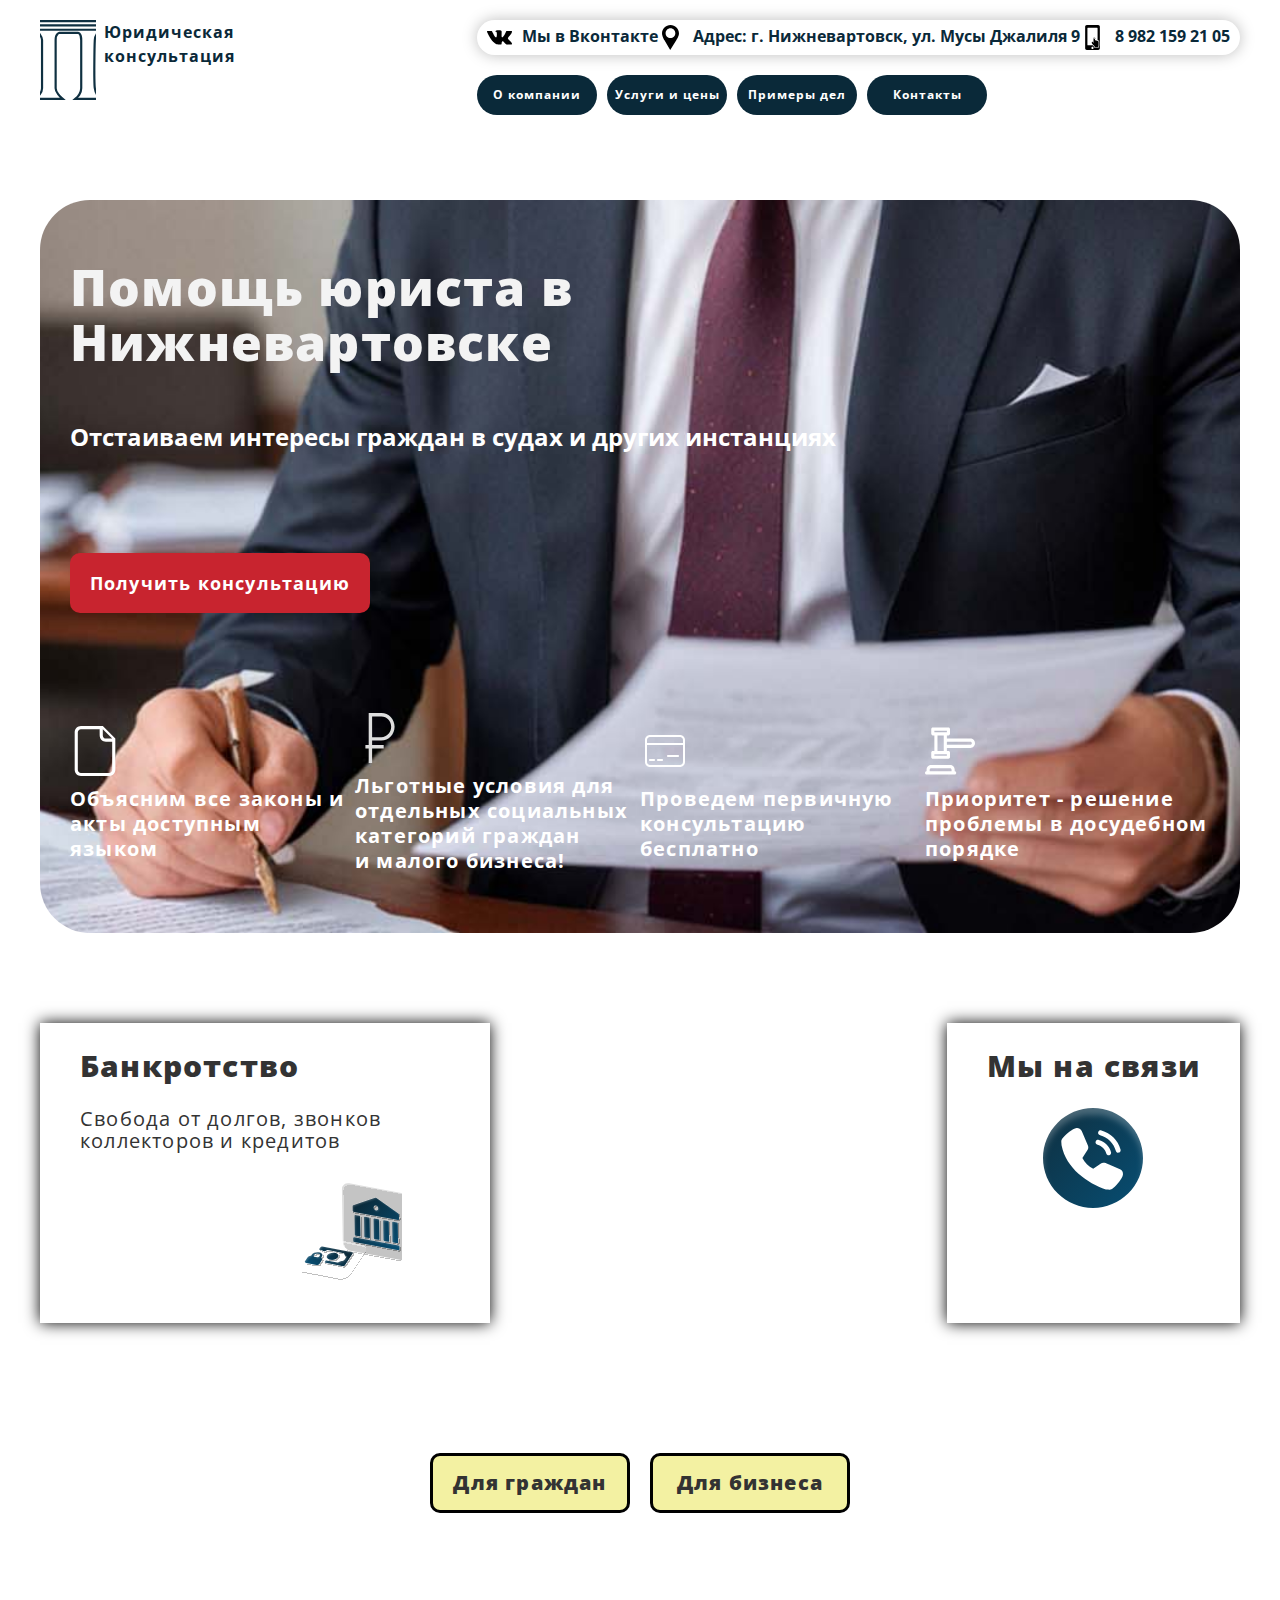
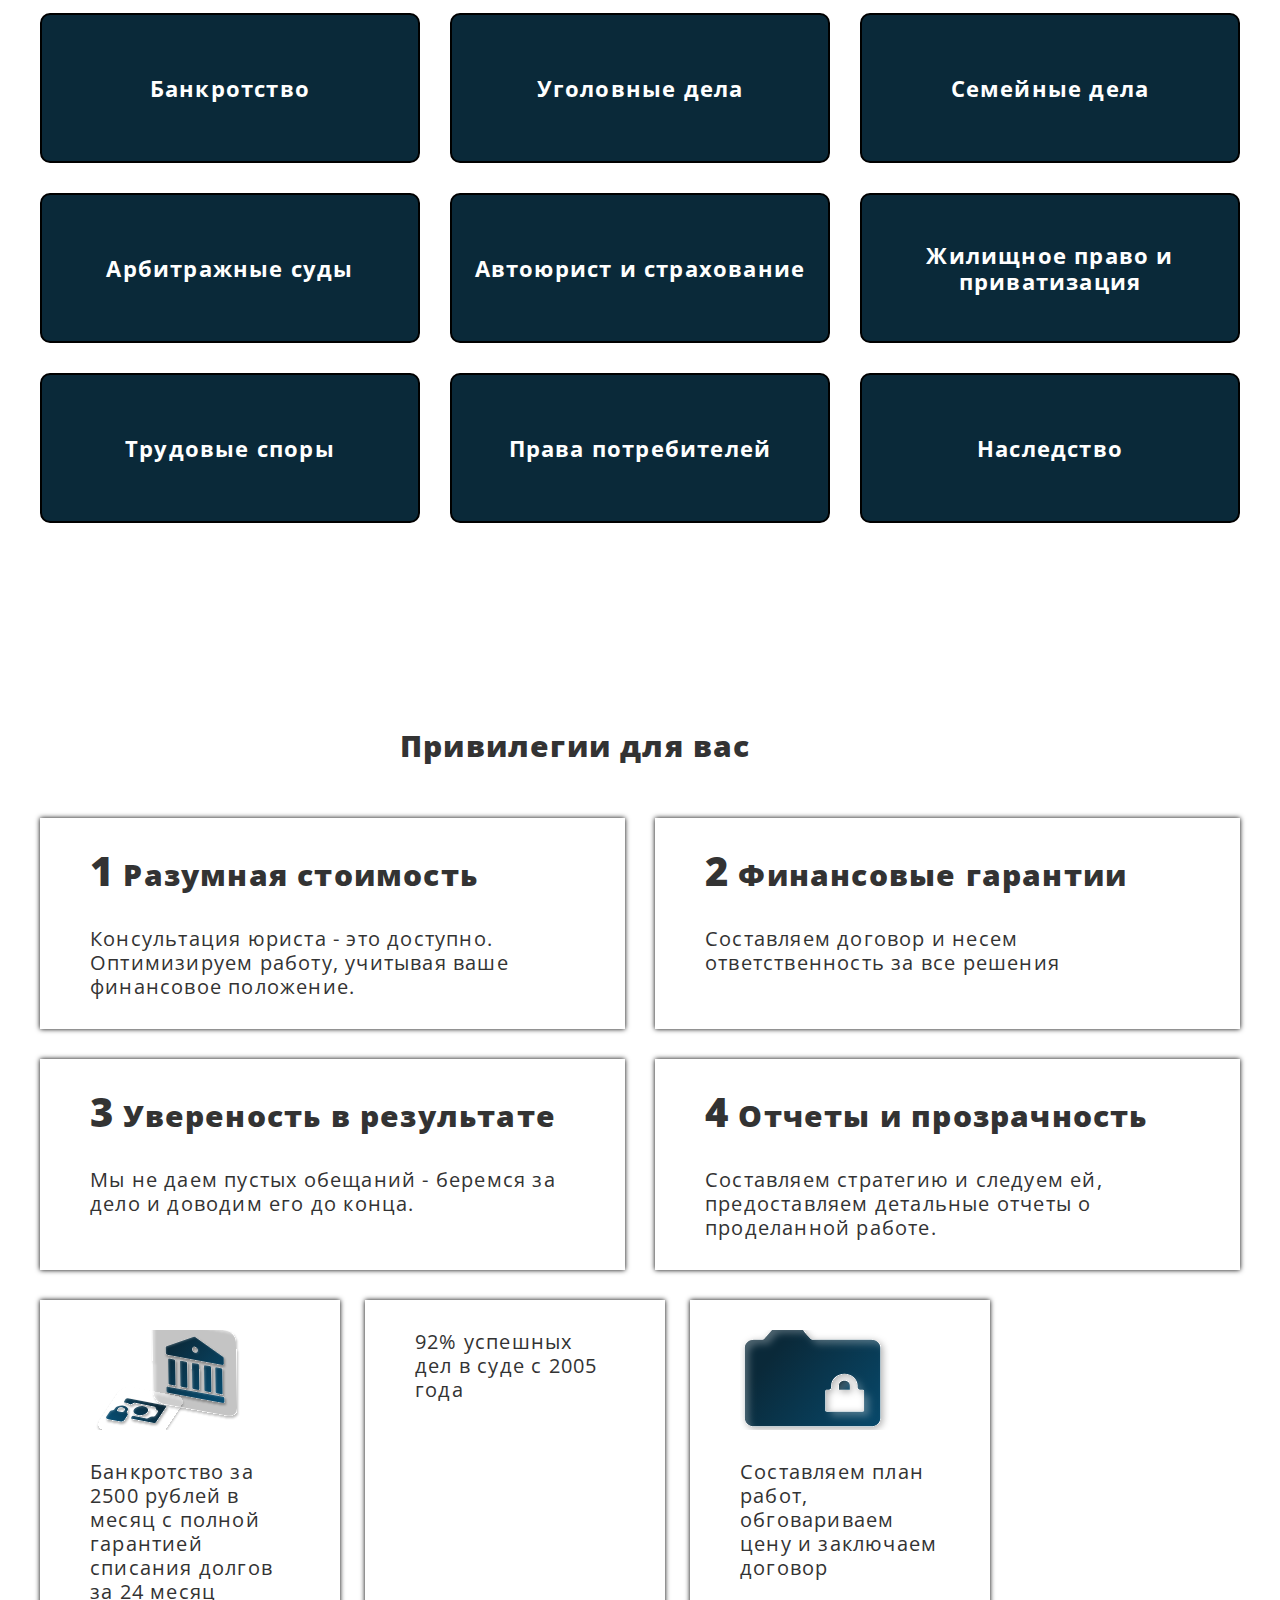
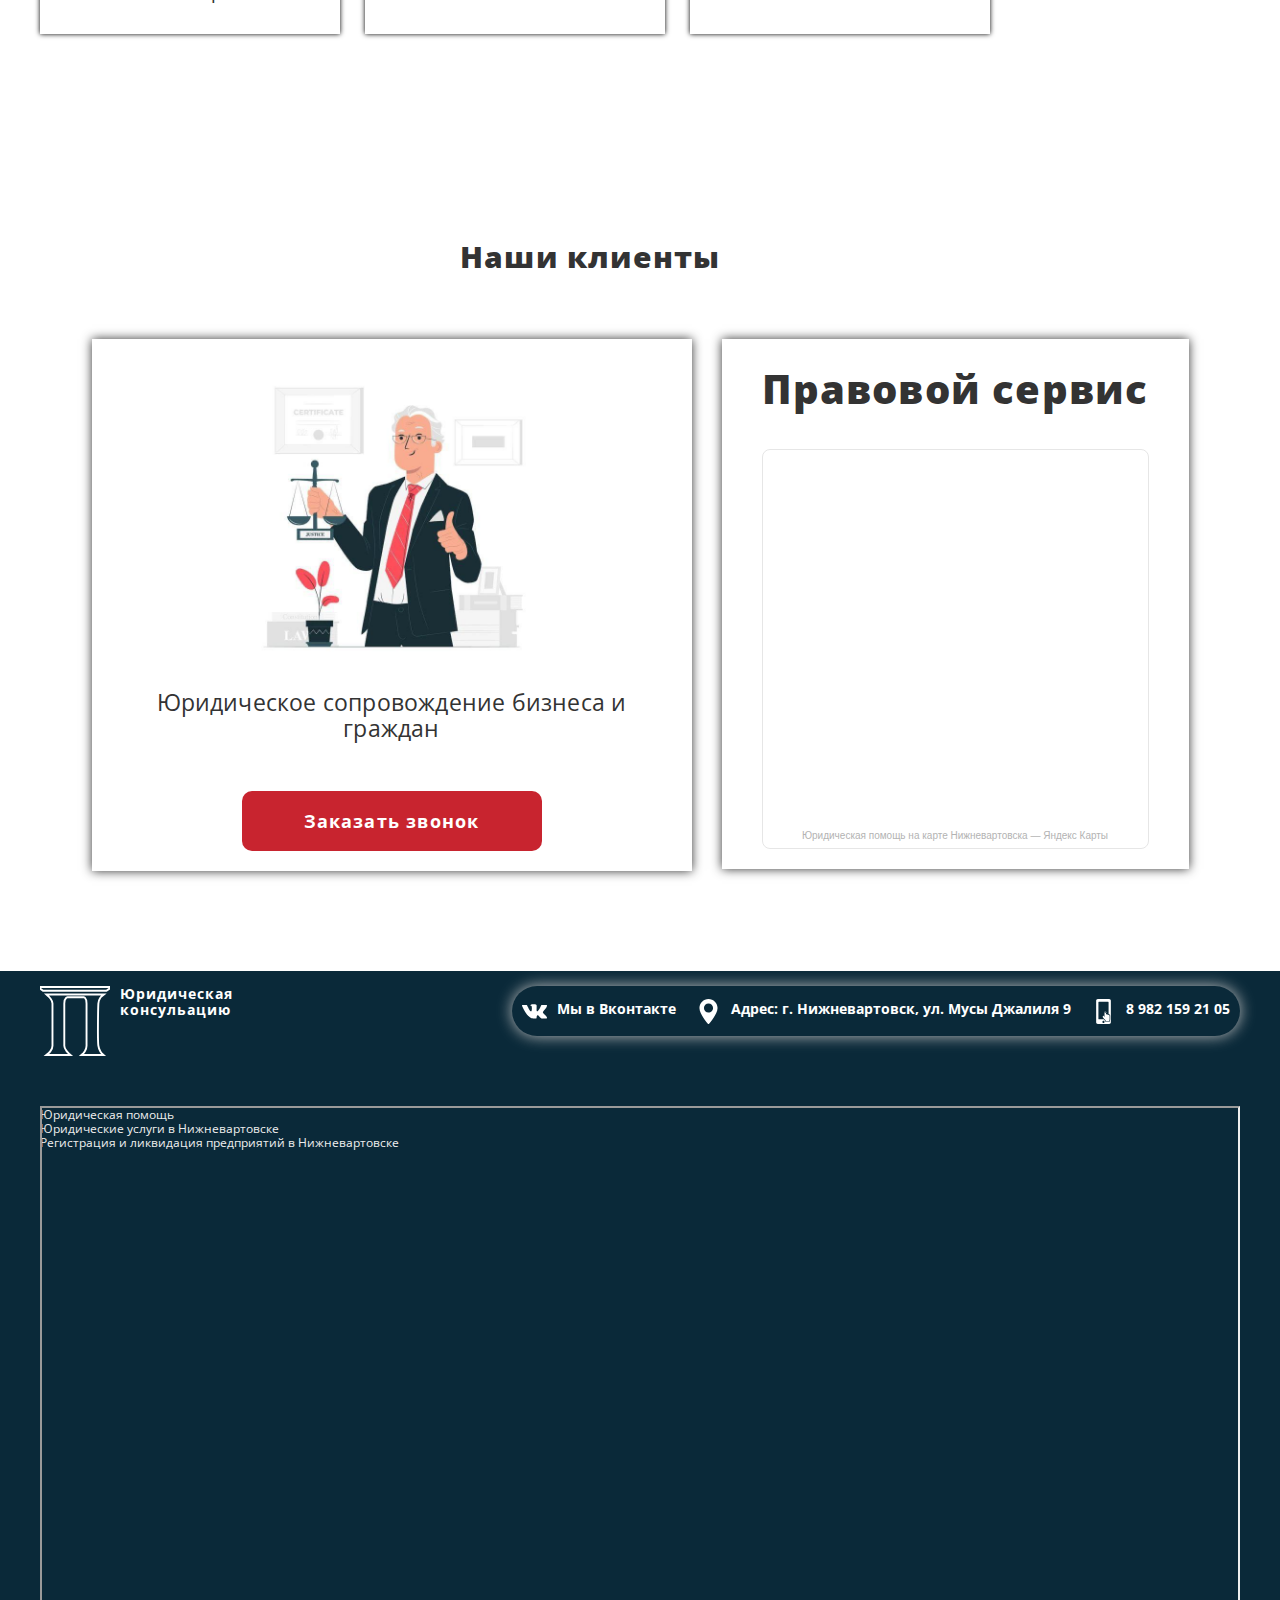
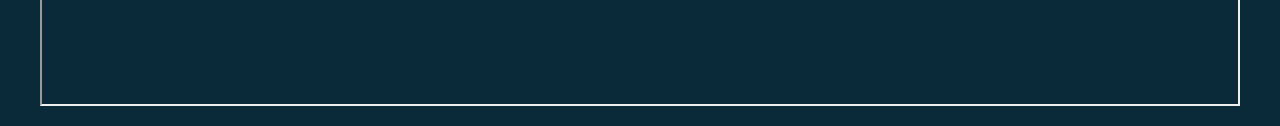
<file: index.html>
<!DOCTYPE html>
<html lang="ru">
<head>
    <meta charset="UTF-8">
    <meta name="viewport" content="width=device-width, initial-scale=1.0">
    <title>Главная</title>
    <link rel="stylesheet" href="css/style.css">  
    
</head>
<body>
    <div class="body__container">
        <div class="modal">
            <div class="modal__box">
                <div class="modal__box-header">
                    <div class="modal__title title">Оставить заявку</div>
                    <div class="modal__close"></div>            
                </div>               
                <form action="#" class="modal__form" id="modal__form">
                    <div>
                        <input type="name" name="name" class="modal__input" id="modal__name" placeholder="Ваше имя">
                    </div>
                    <div>
                        <input type="phone" name="phone" class="modal__input" id="modal__phone" placeholder="Ваше Телефон">
                    </div>
                    <div>
                        <input type="email" name="email" class="modal__input" id="modal__email" placeholder="Ваш E-mail">
                    </div>
                    <button class="btn modal__btn" type="submit">Оставить заявку</button>
                </form>
            </div>
        </div>
        <header class="header" id="header">
            <div class="container">
                <div class="header__wrapper">
                    <a href="#header" class="header__logo">
                        <div class="header__logo-img">
                            <img src="icons/logo.svg" alt="логотип сайта">
                        </div>
                        <div class="header__logo-info">Юридическая консультация</div>
                    </a>
                    <div class="header__box">
                        <div class="header__connection">
                            <div class="header__connection-items">
                                <a href="https://vk.com/nvlaw" class="header__connection-item">
                                    <div class="header__connection-icon">
                                        <img src="icons/vk.svg" alt="логотип ВК">
                                    </div>
                                    <span class="header__connection-info">Мы в Вконтакте</span>
                                </a>
                            </div>
                            <div class="header__connection-items">
                                <a href="https://yandex.ru/maps/org/yuridicheskaya_pomoshch/234571748160/?ll=76.574434%2C60.930905&z=17" class="header__connection-item">
                                    <div class="header__connection-icon">
                                        <img src="icons/location.svg" alt="Геолокация">
                                    </div>
                                    <span class="header__connection-info">Адрес: г. Нижневартовск, ул. Мусы Джалиля 9</span>
                                </a>
                            </div>
                            <div class="header__connection-items">
                                <a href="tel:+79821592105" class="header__connection-item">
                                    <div class="header__connection-icon">
                                        <img src="icons/phone.svg" alt="Телефон">
                                    </div>
                                    <span class="header__connection-info">8 982 159 21 05</span>
                                </a>
                            </div>
                        </div>
                        <div class="hamburger">
                            <span class="hamburger__item"></span>
                            <span class="hamburger__item"></span>
                            <span class="hamburger__item"></span>
                        </div>
                        <nav class="header__navigation">
                            <ul class="header__lists">
                                <li class="header__lists-item"><a href="about.html" target="_blank" class="header__lists-btn">О компании</a></li>
                                <li class="header__lists-item"><a href="services.html" target="_blank" class="header__lists-btn">Услуги и цены</a></li>
                                <li class="header__lists-item"><a href="examples.html"target="_blank" class="header__lists-btn">Примеры дел</a></li>
                                <li class="header__lists-item"><a href="contacts.html"target="_blank" class="header__lists-btn">Контакты</a></li>
                            </ul>                         
                        </nav>
                    </div>                 
                   
                </div>
            </div>           
        </header>
        <main>
            <section class="information">
                <div class="container information__container">   
                    <div class="information__background">
                        <h1 class="title information__title">Помощь юриста в Нижневартовске</h1>
                        <h2 class="information__subtitle">Отстаиваем интересы граждан в судах и других инстанциях</h2>
                        <button class="information__btn btn">Получить консультацию</button>
                        <div class="information__box">
                            <div class="information__box-items">
                                <div class="information__box-img">
                                    <img src="icons/file.svg" alt="Объясним все законы">
                                </div>
                                <p class="information__box-info">Объясним все законы и акты доступным языком</p>
                            </div>
                            <div class="information__box-items">
                                <div class="information__box-img">
                                    <img src="icons/ruble.svg" alt="Льготные условия">
                                </div>
                                <p class="information__box-info">Льготные условия для отдельных социальных категорий граждан и малого бизнеса!</p>
                            </div>
                            <div class="information__box-items">
                                <div class="information__box-img">
                                    <img src="icons/bank.svg" alt="Бесплатная консультация">
                                </div>
                                <p class="information__box-info">Проведем первичную консультацию бесплатно</p>
                            </div>
                            <div class="information__box-items">
                                <div class="information__box-img">
                                    <img src="icons/court.svg" alt="Решение проблемы в досудебном порядке">
                                </div>
                                <p class="information__box-info">Приоритет - решение проблемы в досудебном порядке</p>
                            </div>
                        </div>     
                    </div>           
                </div>
            </section>
            <section class="bank">
                <div class="container">
                    <div class="bank__wrapper">
                        <a href="#" class="bank__items">
                            <h3 class="title bank__items-title">Банкротство</h3>
                            <p class="bank__items-subtitle subtitle">
                                Свобода от долгов, звонков коллекторов и кредитов
                            </p>
                            <div class="bank__items-img">
                                <img src="icons/banner-bank.svg" alt="иконка банка">
                            </div>
                        </a>
                        <div href="#" class="bank__items">
                            <h3 class="title bank__items-title">Мы на связи</h3>
                            <div class="bank__items-container">
                                <a href="tel:+79821592105" class="bank__items-img bank__items-images">
                                    <img src="icons/phone-filll.svg" alt="иконка телефона">
                                </a>
                            </div>                       
                        </div>
                    </div>
                </div>
            </section>
            <section class="tabs">
                <div class="container">
                    <div class="tabs__wrapper">
                        <div class="tabs__tab" id="citizens-btn">
                            <div class="title tabs__title">Для граждан</div>
                        </div>
                        <div class="tabs__tab" id="bisnes-btn">
                            <div class="title tabs__title">Для бизнеса</div>
                        </div>
                    </div>
                    <div class="tabs__grid tabs__citizens" id="citizens">
                        <div class="tabs__grid-item">
                            <div class="tabs__grid-name">Банкротство</div>
                        </div>
                        <div class="tabs__grid-item">
                            <div class="tabs__grid-name">Уголовные дела</div>
                        </div>
                        <div class="tabs__grid-item">
                            <div class="tabs__grid-name">Семейные дела</div>
                        </div>
                        <div class="tabs__grid-item">
                            <div class="tabs__grid-name">Арбитражные суды</div>
                        </div>
                        <div class="tabs__grid-item">
                            <div class="tabs__grid-name">Автоюрист и страхование</div>
                        </div>
                        <div class="tabs__grid-item">
                            <div class="tabs__grid-name">Жилищное право и приватизация</div>
                        </div>
                        <div class="tabs__grid-item">
                            <div class="tabs__grid-name">Трудовые споры</div>
                        </div>
                        <div class="tabs__grid-item">
                            <div class="tabs__grid-name">Права потребителей</div>
                        </div>
                        <div class="tabs__grid-item">
                            <div class="tabs__grid-name">Наследство</div>
                        </div>
                    </div>
                    <!-- бизнес -->
                    <div class="tabs__grid tabs__bisnes" id="bissnes" >
                        <div class="tabs__grid-item">
                            <div class="tabs__grid-name">Банкротство</div>
                        </div>
                        <div class="tabs__grid-item">
                            <div class="tabs__grid-name">Консультация бизнеса</div>
                        </div>
                        <div class="tabs__grid-item">
                            <div class="tabs__grid-name">Составление договоров</div>
                        </div>
                        <div class="tabs__grid-item">
                            <div class="tabs__grid-name">Арбитражные суды</div>
                        </div>
                        <div class="tabs__grid-item">
                            <div class="tabs__grid-name">Экспертиза документов</div>
                        </div>
                        <div class="tabs__grid-item">
                            <div class="tabs__grid-name">Взыскание долгов</div>
                        </div>
                        <div class="tabs__grid-item">
                            <div class="tabs__grid-name">Трудовые споры</div>
                        </div>
                    </div>
                </div>
            </section>
            <section class="priveleges">
                <div class="container">
                    <h2 class="title priveleges__title">Привилегии для вас</h2>
                    <div class="priveleges__box">
                        <div class="priveleges__item">
                            <h3 class="title priveleges__item-title">
                                <span class="priveleges__item-number">1</span>
                                Разумная стоимость
                            </h3>
                            <p class="priveleges__item-descr">
                                Консультация юриста - это доступно. Оптимизируем работу, учитывая ваше финансовое положение.
                            </p>
                        </div>
    
                        <div class="priveleges__item">
                            <h3 class="title priveleges__item-title">
                                <span class="priveleges__item-number">2</span>
                                Финансовые гарантии
                            </h3>
                            <p class="priveleges__item-descr">
                                Составляем договор и несем ответственность за все решения
                            </p>
                        </div>
    
                        <div class="priveleges__item">
                            <h3 class="title priveleges__item-title">
                                <span class="priveleges__item-number">3</span>
                                Увереность в результате
                            </h3>
                            <p class="priveleges__item-descr">
                                Мы не даем пустых обещаний - беремся за дело и доводим его до конца.
                            </p>
                        </div>
    
                        <div class="priveleges__item">
                            <h3 class="title priveleges__item-title">
                                <span class="priveleges__item-number">4</span>
                                Отчеты и прозрачность
                            </h3>
                            <p class="priveleges__item-descr">
                                Составляем стратегию и следуем ей, предоставляем детальные отчеты о проделанной работе.
                            </p>
                        </div>
                        <div class="priveleges__item-grid">
                            <div class="priveleges__item priveleges__item-5">
                                <div class="priveleges__item-img">
                                    <img src="icons/banner-bank.svg" alt="Банкротство">
                                </div>
                                <p class="priveleges__item-descr">
                                    Банкротство за 2500 рублей в месяц с полной гарантией списания долгов за 24 месяц
                                </p>
                            </div>
                            <div class="priveleges__item priveleges__item-5">
                                <p class="priveleges__item-descr">
                                    92% успешных дел в суде с 2005 года
                                </p>
                            </div>
                            <div class="priveleges__item priveleges__item-5">
                                <div class="priveleges__item-img">
                                    <img src="icons/suggest.svg" alt="Файл">
                                </div>
                                <p class="priveleges__item-descr">
                                    Составляем план работ, обговариваем цену и заключаем договор
                                </p>
                            </div>
                        </div>
                        
                    </div>
                </div>
            </section>
            <section class="clients">
                <div class="container">
                    <div class="clients__title title">Наши клиенты</div>
                    <div class="clients__wrapper">
                        <div class="clients__call">
                            <div class="clients__call-img">
                                <img src="img/img1.jpg" alt="Первая помощь клиентам">
                            </div>
                            <p class="clients__call-info">Юридическое сопровождение бизнеса и граждан</p>
                            <button class="clients__btn btn">Заказать звонок</button>
                        </div>
                        <div class="clients__map">
                            <h3 class="clients__map-title title">Правовой сервис</h3>
                            <div class="clients__feedback">
                                <div class="clients__feedback-item" style="width:100%;height:400px;overflow:hidden;position:relative;"><iframe style="width:100%;height:100%;border:1px solid #e6e6e6;border-radius:8px;box-sizing:border-box" src="https://yandex.ru/maps-reviews-widget/234571748160?comments"></iframe><a href="https://yandex.ru/maps/org/yuridicheskaya_pomoshch/234571748160/" target="_blank" style="box-sizing:border-box;text-decoration:none;color:#b3b3b3;font-size:10px;font-family:YS Text,sans-serif;padding:0 20px;position:absolute;bottom:8px;width:100%;text-align:center;left:0;overflow:hidden;text-overflow:ellipsis;display:block;max-height:14px;white-space:nowrap;padding:0 16px;box-sizing:border-box">Юридическая помощь на карте Нижневартовска — Яндекс Карты</a></div>
                            </div>
                        </div>                   
                    </div>
                   
                </div>
            </section>
        </main>
   
        <footer class="footer" id="footer">
            <div class="container">
                <div class="footer__wrapper">
                    <div class="footer__logo">
                        <div class="footer__logo-img">
                            <img src="icons/logo_white.svg" alt="Логотип сайта">                                
                        </div>
                        <div class="footer__logo-name">Юридическая <br>консульацию</div>
                    </div>
                    <div class="footer__connection">
                        <div class="footer__connection-items">
                            <a href="https://vk.com/nvlaw" class="footer__connection-item">
                                <div class="footer__connection-icon">
                                    <img src="icons/vk-white.svg" alt="логотип ВК">
                                </div>
                                <span class="footer__connection-info">Мы в Вконтакте</span>
                            </a>
                        </div>
                        <div class="footer__connection-items">
                            <a href="https://yandex.ru/maps/org/yuridicheskaya_pomoshch/234571748160/?ll=76.574434%2C60.930905&z=17" class="footer__connection-item">
                                <div class="footer__connection-icon">
                                    <img src="icons/maps-white.svg" alt="Геолокация">
                                </div>
                                <span class="footer__connection-info">Адрес: г. Нижневартовск, ул. Мусы Джалиля 9</span>
                            </a>
                        </div>
                        <div class="footer__connection-items">
                            <a href="tel:+79821592105" class="footer__connection-item">
                                <div class="footer__connection-icon">
                                    <img src="icons/phone-white.svg" alt="Телефон">
                                </div>
                                <span class="footer__connection-info">8 982 159 21 05</span>
                            </a>
                        </div>
                    </div>
                </div>
                <div class="footer__maps">
                    <div style="position:relative;overflow:hidden;"><a href="https://yandex.ru/maps/org/yuridicheskaya_pomoshch/234571748160/?utm_medium=mapframe&utm_source=maps" style="color:#eee;font-size:12px;position:absolute;top:0px;">Юридическая помощь</a><a href="https://yandex.ru/maps/1091/nizhnevartovsk/category/legal_services/184105630/?utm_medium=mapframe&utm_source=maps" style="color:#eee;font-size:12px;position:absolute;top:14px;">Юридические услуги в Нижневартовске</a><a href="https://yandex.ru/maps/1091/nizhnevartovsk/category/registration_and_liquidation_of_enterprises/184105626/?utm_medium=mapframe&utm_source=maps" style="color:#eee;font-size:12px;position:absolute;top:28px;">Регистрация и ликвидация предприятий в Нижневартовске</a><iframe src="https://yandex.ru/map-widget/v1/org/yuridicheskaya_pomoshch/234571748160/?ll=76.574434%2C60.930905&z=17" width="100%" height="600px" frameborder="1" allowfullscreen="true" style="position:relative;"></iframe></div>
                </div>
            </div>
        </footer>
    </div>
    <script src="js/inputmask.min.js"></script>
    <script src="js/just-validate.min.js"></script>
    <script src="js/main.js"></script> 
</body>
</html>
</file>
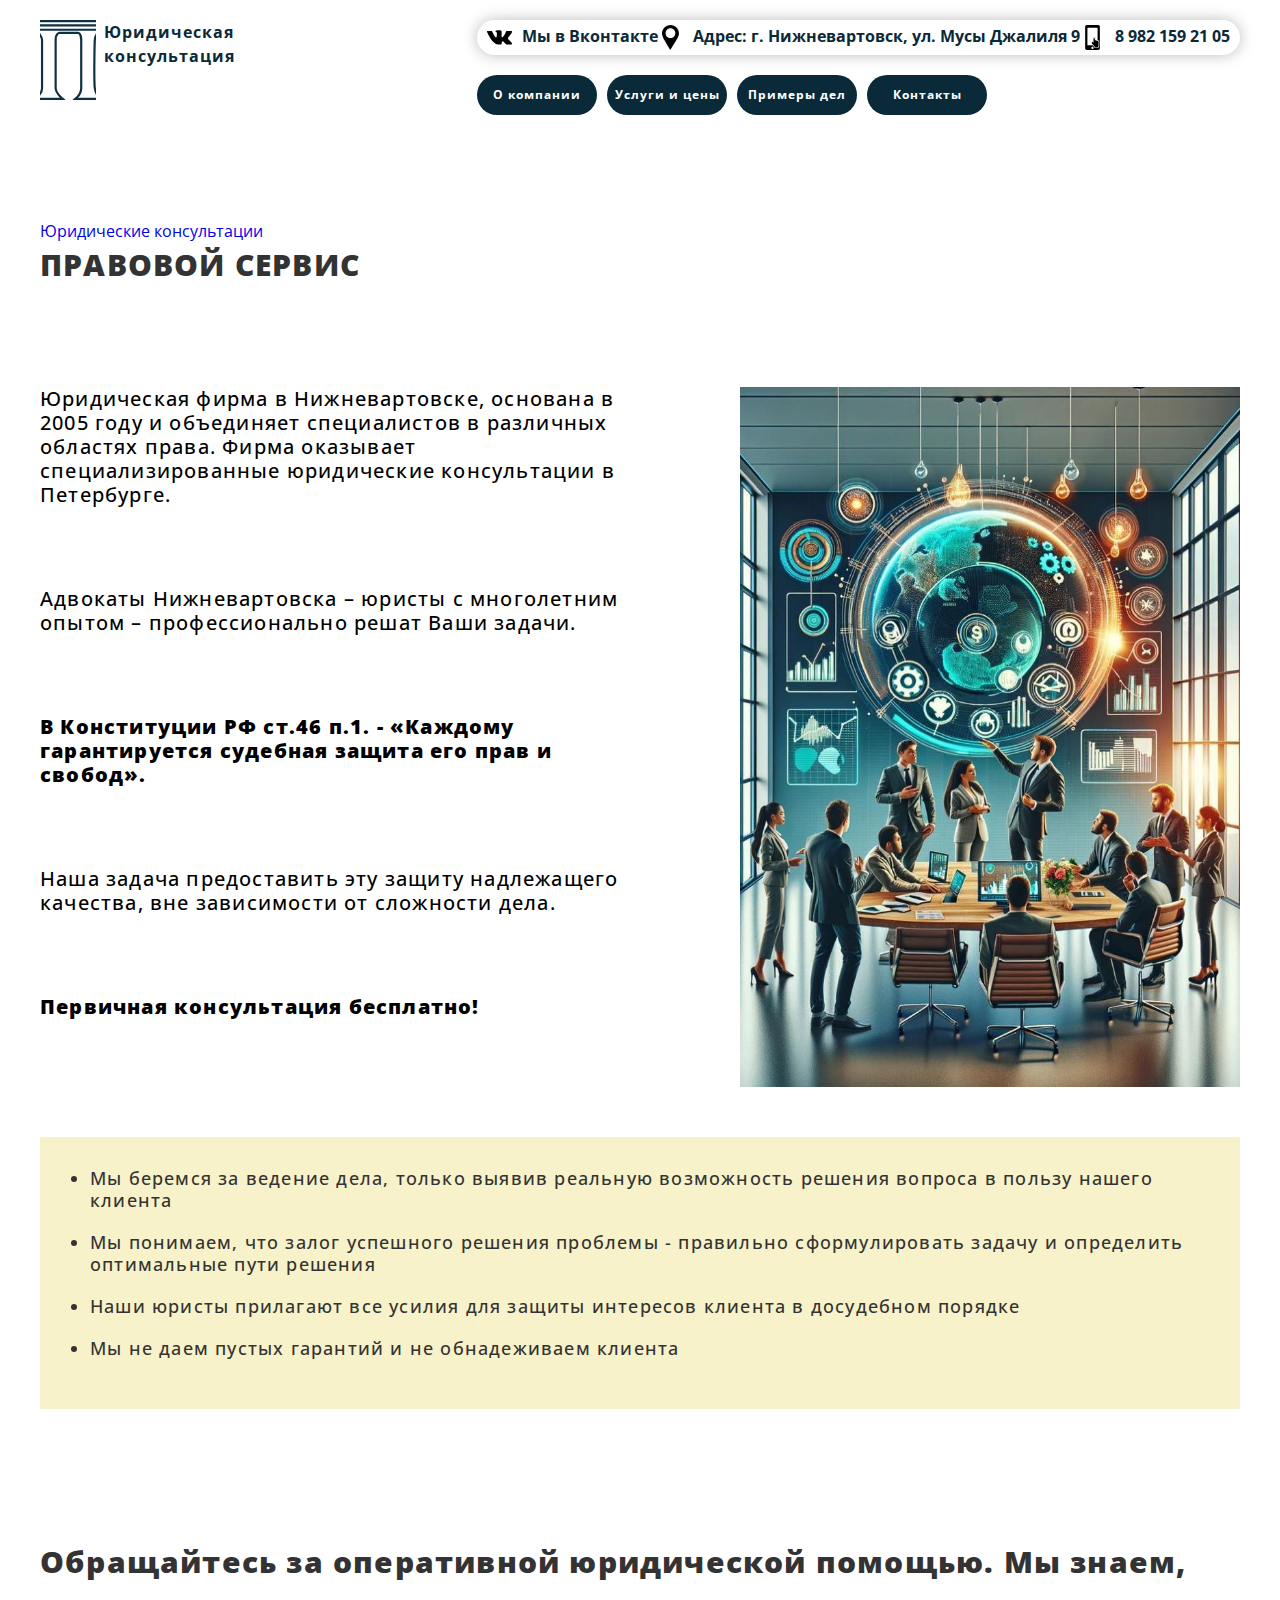
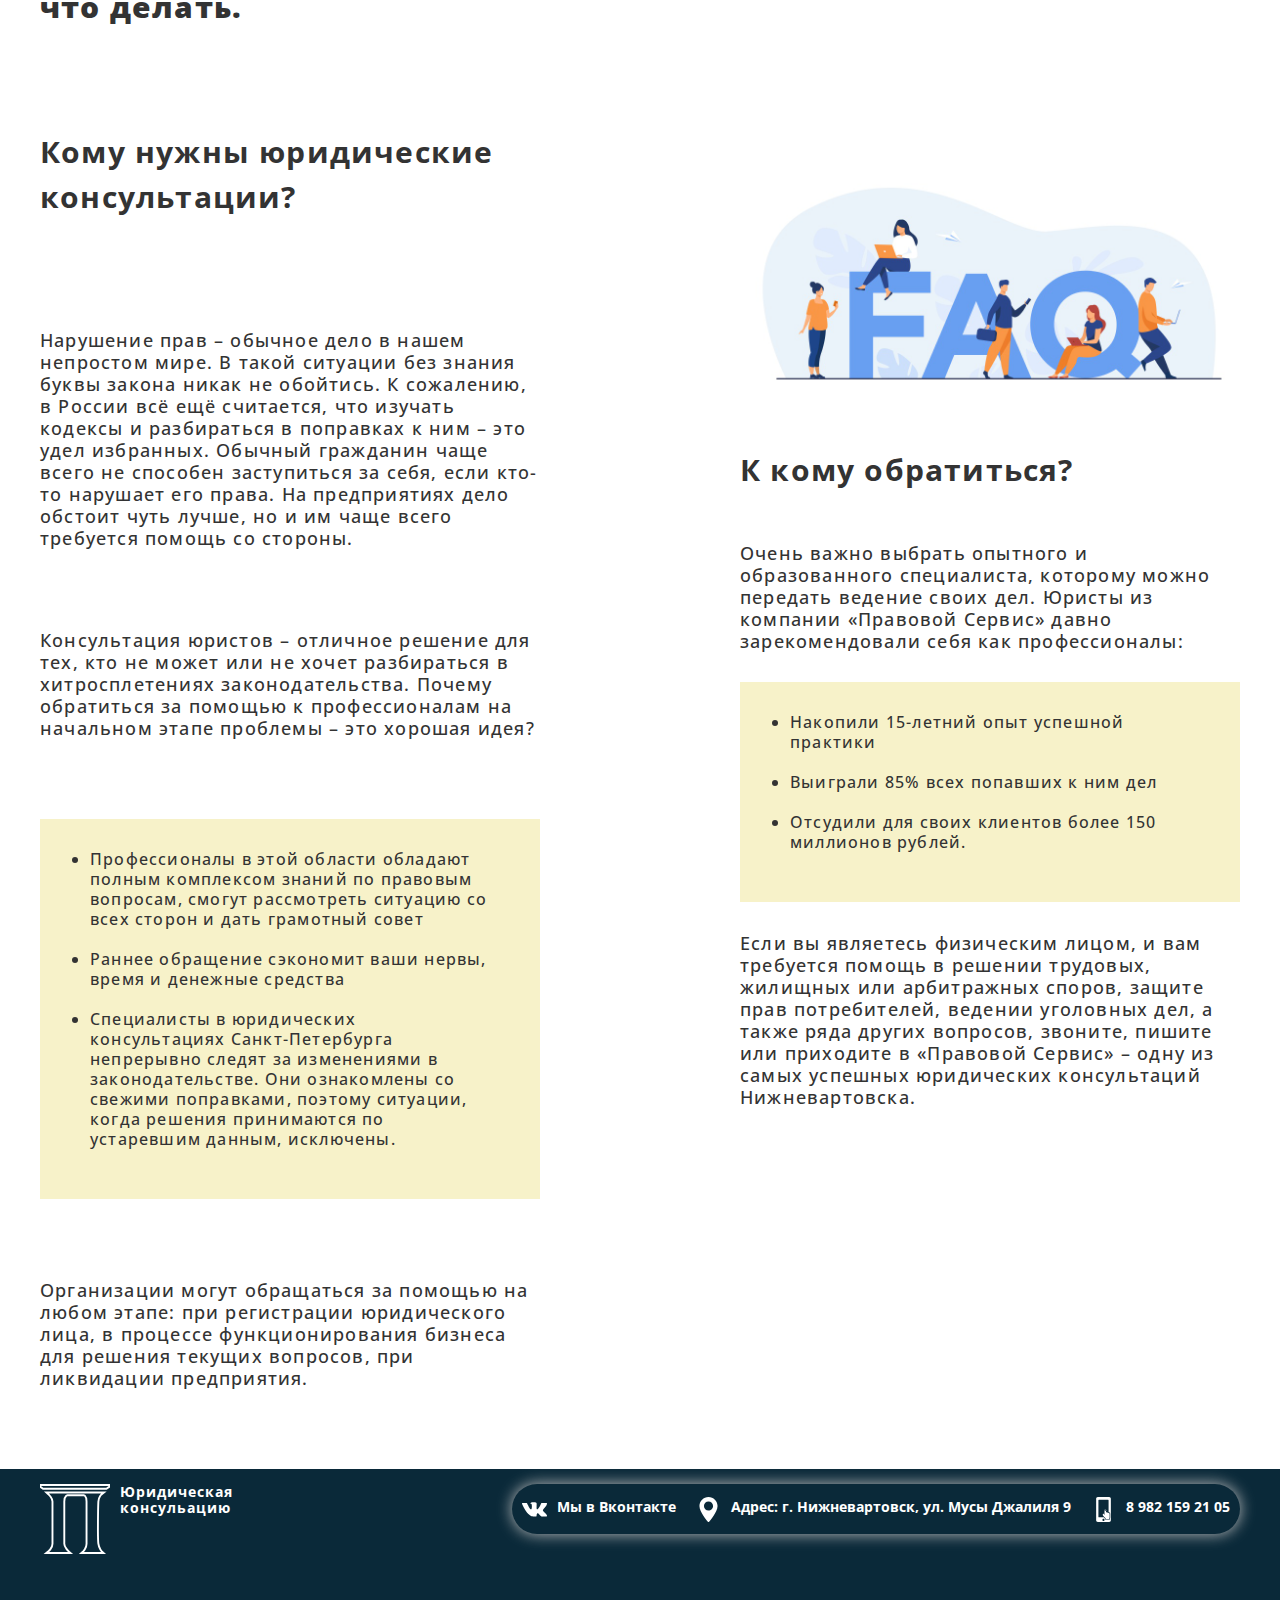
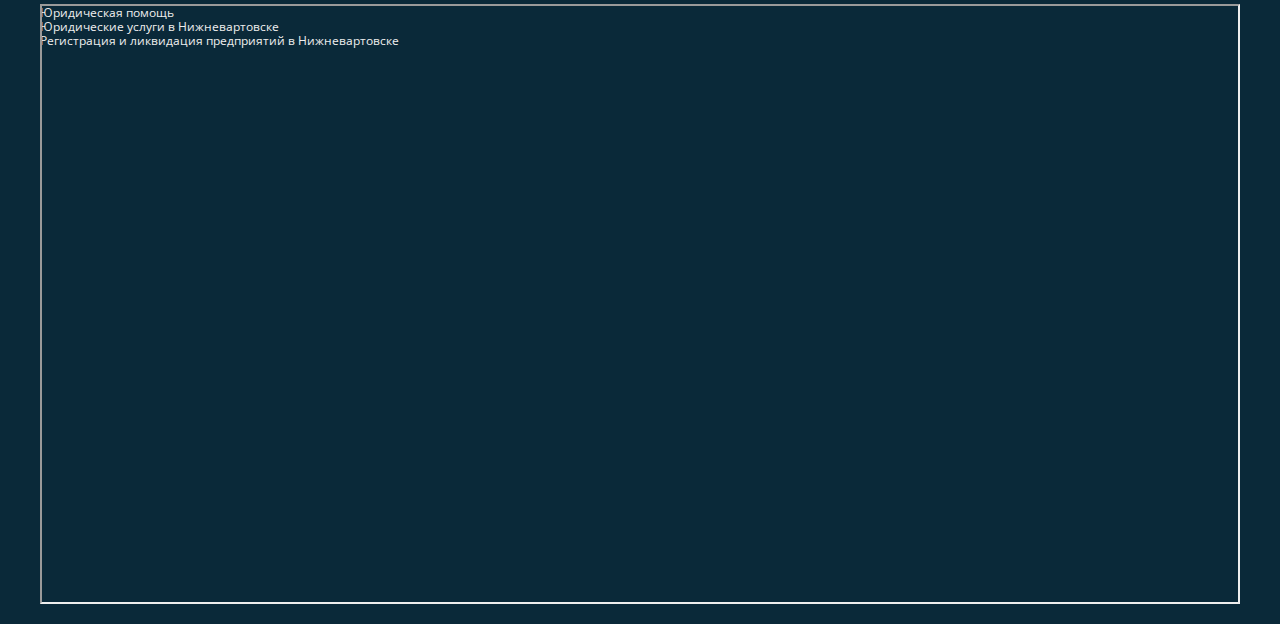
<file: about.html>
<!DOCTYPE html>
<html lang="ru">
<head>
    <meta charset="UTF-8">
    <meta name="viewport" content="width=device-width, initial-scale=1.0">
    <title>О компании</title>
    <link rel="stylesheet" href="css/style.css">    
</head>
<body>
    <div class="body__container">
        <header class="header" id="header">
            <div class="container">
                <div class="header__wrapper">
                    <a href="#header" class="header__logo">
                        <div class="header__logo-img">
                            <img src="icons/logo.svg" alt="логотип сайта">
                        </div>
                        <div class="header__logo-info">Юридическая консультация</div>
                    </a>
                    <div class="header__box">
                        <div class="header__connection">
                            <div class="header__connection-items">
                                <a href="https://vk.com/nvlaw" class="header__connection-item">
                                    <div class="header__connection-icon">
                                        <img src="icons/vk.svg" alt="логотип ВК">
                                    </div>
                                    <span class="header__connection-info">Мы в Вконтакте</span>
                                </a>
                            </div>
                            <div class="header__connection-items">
                                <a href="https://yandex.ru/maps/org/yuridicheskaya_pomoshch/234571748160/?ll=76.574434%2C60.930905&z=17" class="header__connection-item">
                                    <div class="header__connection-icon">
                                        <img src="icons/location.svg" alt="Геолокация">
                                    </div>
                                    <span class="header__connection-info">Адрес: г. Нижневартовск, ул. Мусы Джалиля 9</span>
                                </a>
                            </div>
                            <div class="header__connection-items">
                                <a href="tel:+79821592105" class="header__connection-item">
                                    <div class="header__connection-icon">
                                        <img src="icons/phone.svg" alt="Телефон">
                                    </div>
                                    <span class="header__connection-info">8 982 159 21 05</span>
                                </a>
                            </div>
                        </div>
                        <div class="hamburger">
                            <span class="hamburger__item"></span>
                            <span class="hamburger__item"></span>
                            <span class="hamburger__item"></span>
                        </div>
                        <nav class="header__navigation">
                            <ul class="header__lists">
                                <li class="header__lists-item"><a href="about.html" class="header__lists-btn">О компании</a></li>
                                <li class="header__lists-item"><a href="services.html" class="header__lists-btn">Услуги и цены</a></li>
                                <li class="header__lists-item"><a href="examples.html" class="header__lists-btn">Примеры дел</a></li>
                                <li class="header__lists-item"><a href="contacts.html" class="header__lists-btn">Контакты</a></li>
                            </ul>                         
                        </nav>
                    </div>                 
                   
                </div>
            </div>           
        </header>
        <main>
            <section class="about">
                <div class="container">
                    <a href="index.html" class="about__consultation">Юридические консультации</a>
                    <h1 class="about__title title">ПРАВОВОЙ СЕРВИС </h1>
                    <div class="about__wrapper">
                        <div class="about__descr">
                            <p class="about__descr-1">
                                Юридическая фирма в Нижневартовске, основана в 2005 году и объединяет специалистов в различных областях права. Фирма оказывает специализированные юридические консультации в Петербурге.
                            </p>
                            <p class="about__descr-2">
                                Адвокаты Нижневартовска – юристы с многолетним опытом – профессионально решат Ваши задачи.
                            </p>
        
                            <p class="about__descr-3">
                                В Конституции РФ ст.46 п.1. - «Каждому гарантируется судебная защита его прав и свобод».
                            </p>
        
                            <p class="about__descr-4">
                                Наша задача предоставить эту защиту надлежащего качества, вне зависимости от сложности дела.
                            </p>
        
                            <p class="about__descr-5">
                                Первичная консультация бесплатно!
                            </p>
                        </div>
                        <div class="about__image">
                            <img src="img/img2.jpg" alt="Правовой сервис">
                        </div>
                    </div>
                    <div class="about__lists">
                        <ul class="about__list">
                            <li class="about__list-item">Мы беремся за ведение дела, только выявив реальную возможность решения вопроса в пользу нашего клиента</li>
                            <li class="about__list-item">Мы понимаем, что залог успешного решения проблемы - правильно сформулировать задачу и определить оптимальные пути решения</li>
                            <li class="about__list-item">Наши юристы прилагают все усилия для защиты интересов клиента в досудебном порядке</li>
                            <li class="about__list-item">Mы не даем пустых гарантий и не обнадеживаем клиента</li>
                        </ul>
                    </div>
                </div>
            </section>
            <section class="prompty">
                <div class="container">
                    <h2 class="prompty__title title">
                        Обращайтесь за оперативной юридической помощью.
                        Мы знаем, что делать.
                    </h2>
                    <div class="prompty__wrapper">
                        <div class="prompty__information">
                            <h4 class="prompty__information-subtitle subtitle">
                                Кому нужны юридические консультации?
                            </h4>
                            <p class="prompty__information-paragraph prompty__information-1">Нарушение прав – обычное дело в нашем непростом мире. В такой ситуации без знания буквы закона никак не обойтись. К сожалению, в России всё ещё считается, что изучать кодексы и разбираться в поправках к ним – это удел избранных. Обычный гражданин чаще всего не способен заступиться за себя, если кто-то нарушает его права. На предприятиях дело обстоит чуть лучше, но и им чаще всего требуется помощь со стороны.</p>

                            <p class="prompty__information-paragraph prompty__information-2">Консультация юристов – отличное решение для тех, кто не может или не хочет разбираться в хитросплетениях законодательства. Почему обратиться за помощью к профессионалам на начальном этапе проблемы – это хорошая идея?</p>
                            <div class="prompty__information-boxYelow">
                                <ul class="prompty__information-list">
                                    <li class="prompty__information-item">Профессионалы в этой области обладают полным комплексом знаний по правовым вопросам, смогут рассмотреть ситуацию со всех сторон и дать грамотный совет</li>
                                    <li class="prompty__information-item">Раннее обращение сэкономит ваши нервы, время и денежные средства</li>
                                    <li class="prompty__information-item">Специалисты в юридических консультациях Санкт-Петербурга непрерывно следят за изменениями в законодательстве. Они ознакомлены со свежими поправками, поэтому ситуации, когда решения принимаются по устаревшим данным, исключены.</li>
                                </ul>
                            </div>
                            <p class="prompty__information-paragraph prompty__information-3">Организации могут обращаться за помощью на любом этапе: при регистрации юридического лица, в процессе функционирования бизнеса для решения текущих вопросов, при ликвидации предприятия.</p>
                        </div>
                        <div class="prompty__faq">
                            <div class="prompty__faq-img">
                                <img src="img/FAQ.jpg" alt="Часто задаваемые вопросы">
                            </div>
                            <h4 class="prompty__faq-subtitle subtitle">К кому обратиться?</h4>
                            <p class="prompty__information-paragraph prompty__information-1">Очень важно выбрать опытного и образованного специалиста, которому можно передать ведение своих дел. Юристы из компании «Правовой Сервис» давно зарекомендовали себя как профессионалы:</p>
                            <div class="prompty__information-boxYelow">
                                <ul class="prompty__information-list">
                                    <li class="prompty__information-item">Накопили 15-летний опыт успешной практики</li>
                                    <li class="prompty__information-item">Выиграли 85% всех попавших к ним дел</li>
                                    <li class="prompty__information-item">Отсудили для своих клиентов более 150 миллионов рублей.</li>
                                </ul>
                            </div>
                            <p class="prompty__information-paragraph prompty__information-1">Если вы являетесь физическим лицом, и вам требуется помощь в решении трудовых, жилищных или арбитражных споров, защите прав потребителей, ведении уголовных дел, а также ряда других вопросов, звоните, пишите или приходите в «Правовой Сервис» – одну из самых успешных юридических консультаций Нижневартовска.</p>
                        </div>
                    </div>
                   
                </div>
            </section>
        </main>
        <footer class="footer" id="footer">
            <div class="container">
                <div class="footer__wrapper">
                    <div class="footer__logo">
                        <div class="footer__logo-img">
                            <img src="icons/logo_white.svg" alt="Логотип сайта">                                
                        </div>
                        <div class="footer__logo-name">Юридическая <br>консульацию</div>
                    </div>
                    <div class="footer__connection">
                        <div class="footer__connection-items">
                            <a href="https://vk.com/nvlaw" class="footer__connection-item">
                                <div class="footer__connection-icon">
                                    <img src="icons/vk-white.svg" alt="логотип ВК">
                                </div>
                                <span class="footer__connection-info">Мы в Вконтакте</span>
                            </a>
                        </div>
                        <div class="footer__connection-items">
                            <a href="https://yandex.ru/maps/org/yuridicheskaya_pomoshch/234571748160/?ll=76.574434%2C60.930905&z=17" class="footer__connection-item">
                                <div class="footer__connection-icon">
                                    <img src="icons/maps-white.svg" alt="Геолокация">
                                </div>
                                <span class="footer__connection-info">Адрес: г. Нижневартовск, ул. Мусы Джалиля 9</span>
                            </a>
                        </div>
                        <div class="footer__connection-items">
                            <a href="tel:+79821592105" class="footer__connection-item">
                                <div class="footer__connection-icon">
                                    <img src="icons/phone-white.svg" alt="Телефон">
                                </div>
                                <span class="footer__connection-info">8 982 159 21 05</span>
                            </a>
                        </div>
                    </div>
                </div>
                <div class="footer__maps">
                    <div style="position:relative;overflow:hidden;"><a href="https://yandex.ru/maps/org/yuridicheskaya_pomoshch/234571748160/?utm_medium=mapframe&utm_source=maps" style="color:#eee;font-size:12px;position:absolute;top:0px;">Юридическая помощь</a><a href="https://yandex.ru/maps/1091/nizhnevartovsk/category/legal_services/184105630/?utm_medium=mapframe&utm_source=maps" style="color:#eee;font-size:12px;position:absolute;top:14px;">Юридические услуги в Нижневартовске</a><a href="https://yandex.ru/maps/1091/nizhnevartovsk/category/registration_and_liquidation_of_enterprises/184105626/?utm_medium=mapframe&utm_source=maps" style="color:#eee;font-size:12px;position:absolute;top:28px;">Регистрация и ликвидация предприятий в Нижневартовске</a><iframe src="https://yandex.ru/map-widget/v1/org/yuridicheskaya_pomoshch/234571748160/?ll=76.574434%2C60.930905&z=17" width="100%" height="600px" frameborder="1" allowfullscreen="true" style="position:relative;"></iframe></div>
                </div>
            </div>
        </footer>
    </div>
    <script src="js/main.js"></script>
</body>
</html>
</file>
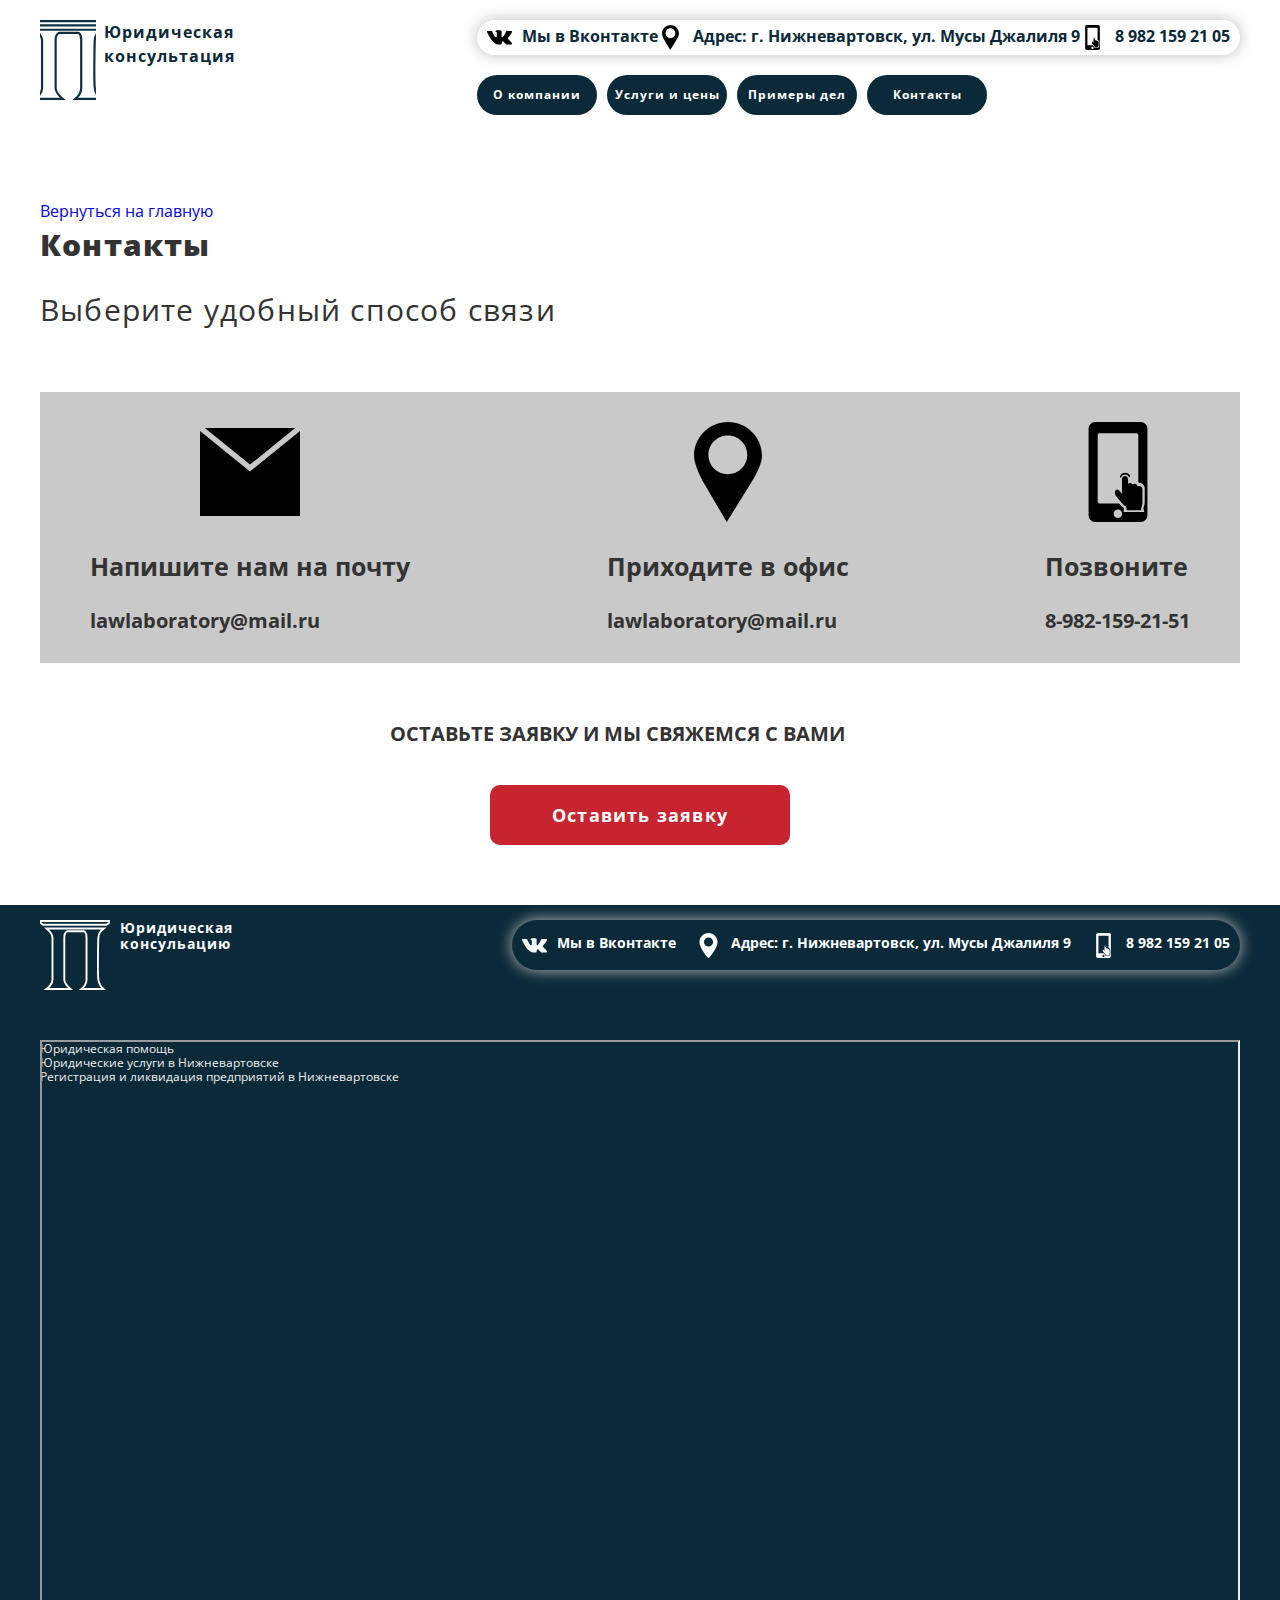
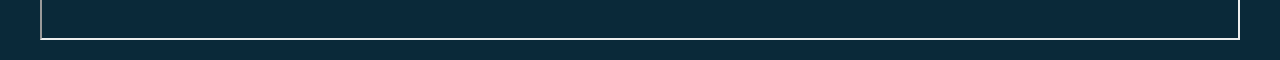
<file: contacts.html>
<!DOCTYPE html>
<html lang="ru">
<head>
    <meta charset="UTF-8">
    <meta name="viewport" content="width=device-width, initial-scale=1.0">
    <title>Контакты</title>
    <link rel="stylesheet" href="css/style.css">
</head>
<body>
    <div class="body__container">
        <div class="modal">
            <div class="modal__box">
                <div class="modal__box-header">
                    <div class="modal__title title">Оставить заявку</div>
                    <div class="modal__close"></div>            
                </div>               
                <form action="#" class="modal__form" id="modal__form">
                    <div>
                        <input type="name" name="name" class="modal__input" id="modal__name" placeholder="Ваше имя">
                    </div>
                    <div>
                        <input type="phone" name="phone" class="modal__input" id="modal__phone" placeholder="Ваше Телефон">
                    </div>
                    <div>
                        <input type="email" name="email" class="modal__input" id="modal__email" placeholder="Ваш E-mail">
                    </div>
                    <button class="btn modal__btn" type="submit">Оставить заявку</button>
                </form>
            </div>
        </div>
        <header class="header" id="header">
            <div class="container">
                <div class="header__wrapper">
                    <a href="#header" class="header__logo">
                        <div class="header__logo-img">
                            <img src="icons/logo.svg" alt="логотип сайта">
                        </div>
                        <div class="header__logo-info">Юридическая консультация</div>
                    </a>
                    <div class="header__box">
                        <div class="header__connection">
                            <div class="header__connection-items">
                                <a href="https://vk.com/nvlaw" class="header__connection-item">
                                    <div class="header__connection-icon">
                                        <img src="icons/vk.svg" alt="логотип ВК">
                                    </div>
                                    <span class="header__connection-info">Мы в Вконтакте</span>
                                </a>
                            </div>
                            <div class="header__connection-items">
                                <a href="https://yandex.ru/maps/org/yuridicheskaya_pomoshch/234571748160/?ll=76.574434%2C60.930905&z=17" class="header__connection-item">
                                    <div class="header__connection-icon">
                                        <img src="icons/location.svg" alt="Геолокация">
                                    </div>
                                    <span class="header__connection-info">Адрес: г. Нижневартовск, ул. Мусы Джалиля 9</span>
                                </a>
                            </div>
                            <div class="header__connection-items">
                                <a href="tel:+79821592105" class="header__connection-item">
                                    <div class="header__connection-icon">
                                        <img src="icons/phone.svg" alt="Телефон">
                                    </div>
                                    <span class="header__connection-info">8 982 159 21 05</span>
                                </a>
                            </div>
                        </div>
                        <div class="hamburger">
                            <span class="hamburger__item"></span>
                            <span class="hamburger__item"></span>
                            <span class="hamburger__item"></span>
                        </div>
                        <nav class="header__navigation">
                            <ul class="header__lists">
                                <li class="header__lists-item"><a href="about.html" target="_blank" class="header__lists-btn">О компании</a></li>
                                <li class="header__lists-item"><a href="services.html" target="_blank" class="header__lists-btn">Услуги и цены</a></li>
                                <li class="header__lists-item"><a href="examples.html"target="_blank" class="header__lists-btn">Примеры дел</a></li>
                                <li class="header__lists-item"><a href="contacts.html"target="_blank" class="header__lists-btn">Контакты</a></li>
                            </ul>                         
                        </nav>
                    </div>                
                </div>
            </div>           
        </header>
        <main>
            <section class="contacts">
                <div class="container">
                    <a href="index.html" class="contacts__back">Вернуться на главную</a>
                    <div class="contacts__title title">Контакты</div>
                    <div class="contacts__subtitle subtitle">Выберите удобный способ связи</div>
                    <div class="contacts__box">
                        <div class="contacts__box-item">
                            <div class="contacts__box-img">
                                <img src="icons/mail.svg" alt="Почта">
                            </div>
                            <p class="contacts__box-text">Напишите нам на почту</p>
                            <a href="lawlaboratory@mail.ru" class="contacts__box-link">lawlaboratory@mail.ru</a>
                        </div>
                        <div class="contacts__box-item">
                            <div class="contacts__box-img">
                                <img src="icons/location.svg" alt="офис">
                            </div>
                            <p class="contacts__box-text">Приходите в офис</p>
                            <a href="https://yandex.ru/maps/-/CDTJFS2G" class="contacts__box-link">lawlaboratory@mail.ru</a>
                        </div>
                        <div class="contacts__box-item">
                            <div class="contacts__box-img">
                                <img src="icons/phone.svg" alt="Телефон">
                            </div>
                            <p class="contacts__box-text">Позвоните</p>
                            <a href="tel:+79821592151" class="contacts__box-link">8-982-159-21-51</a>
                        </div>
                    </div>
                    <p class="contacts__name">оставьте заявку и мы свяжемся с вами</p>
                    <button class="btn contacts__btn information__btn">Оставить заявку</button>
                </div>
            </section>
        </main>
        <footer class="footer" id="footer">
            <div class="container">
                <div class="footer__wrapper">
                    <div class="footer__logo">
                        <div class="footer__logo-img">
                            <img src="icons/logo_white.svg" alt="Логотип сайта">                                
                        </div>
                        <div class="footer__logo-name">Юридическая <br>консульацию</div>
                    </div>
                    <div class="footer__connection">
                        <div class="footer__connection-items">
                            <a href="https://vk.com/nvlaw" class="footer__connection-item">
                                <div class="footer__connection-icon">
                                    <img src="icons/vk-white.svg" alt="логотип ВК">
                                </div>
                                <span class="footer__connection-info">Мы в Вконтакте</span>
                            </a>
                        </div>
                        <div class="footer__connection-items">
                            <a href="https://yandex.ru/maps/org/yuridicheskaya_pomoshch/234571748160/?ll=76.574434%2C60.930905&z=17" class="footer__connection-item">
                                <div class="footer__connection-icon">
                                    <img src="icons/maps-white.svg" alt="Геолокация">
                                </div>
                                <span class="footer__connection-info">Адрес: г. Нижневартовск, ул. Мусы Джалиля 9</span>
                            </a>
                        </div>
                        <div class="footer__connection-items">
                            <a href="tel:+79821592105" class="footer__connection-item">
                                <div class="footer__connection-icon">
                                    <img src="icons/phone-white.svg" alt="Телефон">
                                </div>
                                <span class="footer__connection-info">8 982 159 21 05</span>
                            </a>
                        </div>
                    </div>
                </div>
                <div class="footer__maps">
                    <div style="position:relative;overflow:hidden;"><a href="https://yandex.ru/maps/org/yuridicheskaya_pomoshch/234571748160/?utm_medium=mapframe&utm_source=maps" style="color:#eee;font-size:12px;position:absolute;top:0px;">Юридическая помощь</a><a href="https://yandex.ru/maps/1091/nizhnevartovsk/category/legal_services/184105630/?utm_medium=mapframe&utm_source=maps" style="color:#eee;font-size:12px;position:absolute;top:14px;">Юридические услуги в Нижневартовске</a><a href="https://yandex.ru/maps/1091/nizhnevartovsk/category/registration_and_liquidation_of_enterprises/184105626/?utm_medium=mapframe&utm_source=maps" style="color:#eee;font-size:12px;position:absolute;top:28px;">Регистрация и ликвидация предприятий в Нижневартовске</a><iframe src="https://yandex.ru/map-widget/v1/org/yuridicheskaya_pomoshch/234571748160/?ll=76.574434%2C60.930905&z=17" width="100%" height="600px" frameborder="1" allowfullscreen="true" style="position:relative;"></iframe></div>
                </div>
            </div>
        </footer>
    </div>
    <script src="js/inputmask.min.js"></script>
    <script src="js/just-validate.min.js"></script>
    <script src="js/main.js"></script>
</body>
</html>
</file>
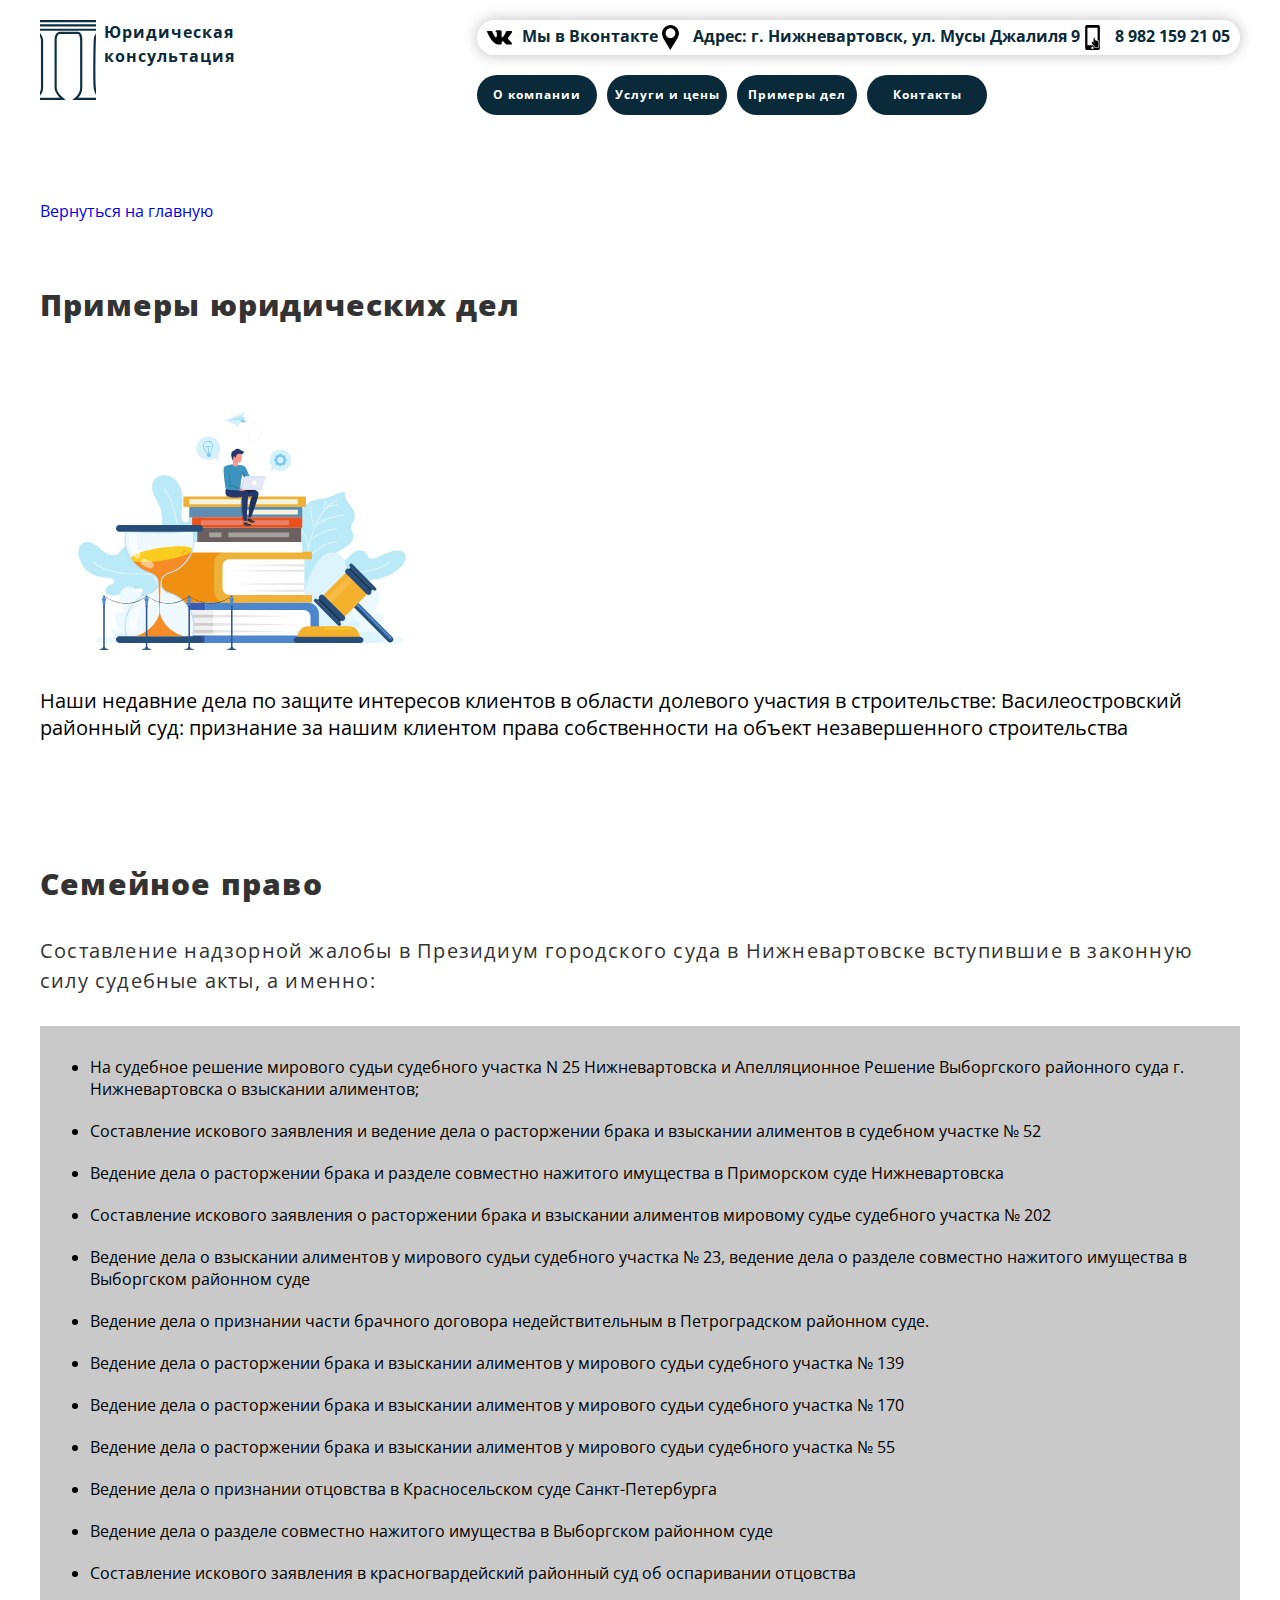
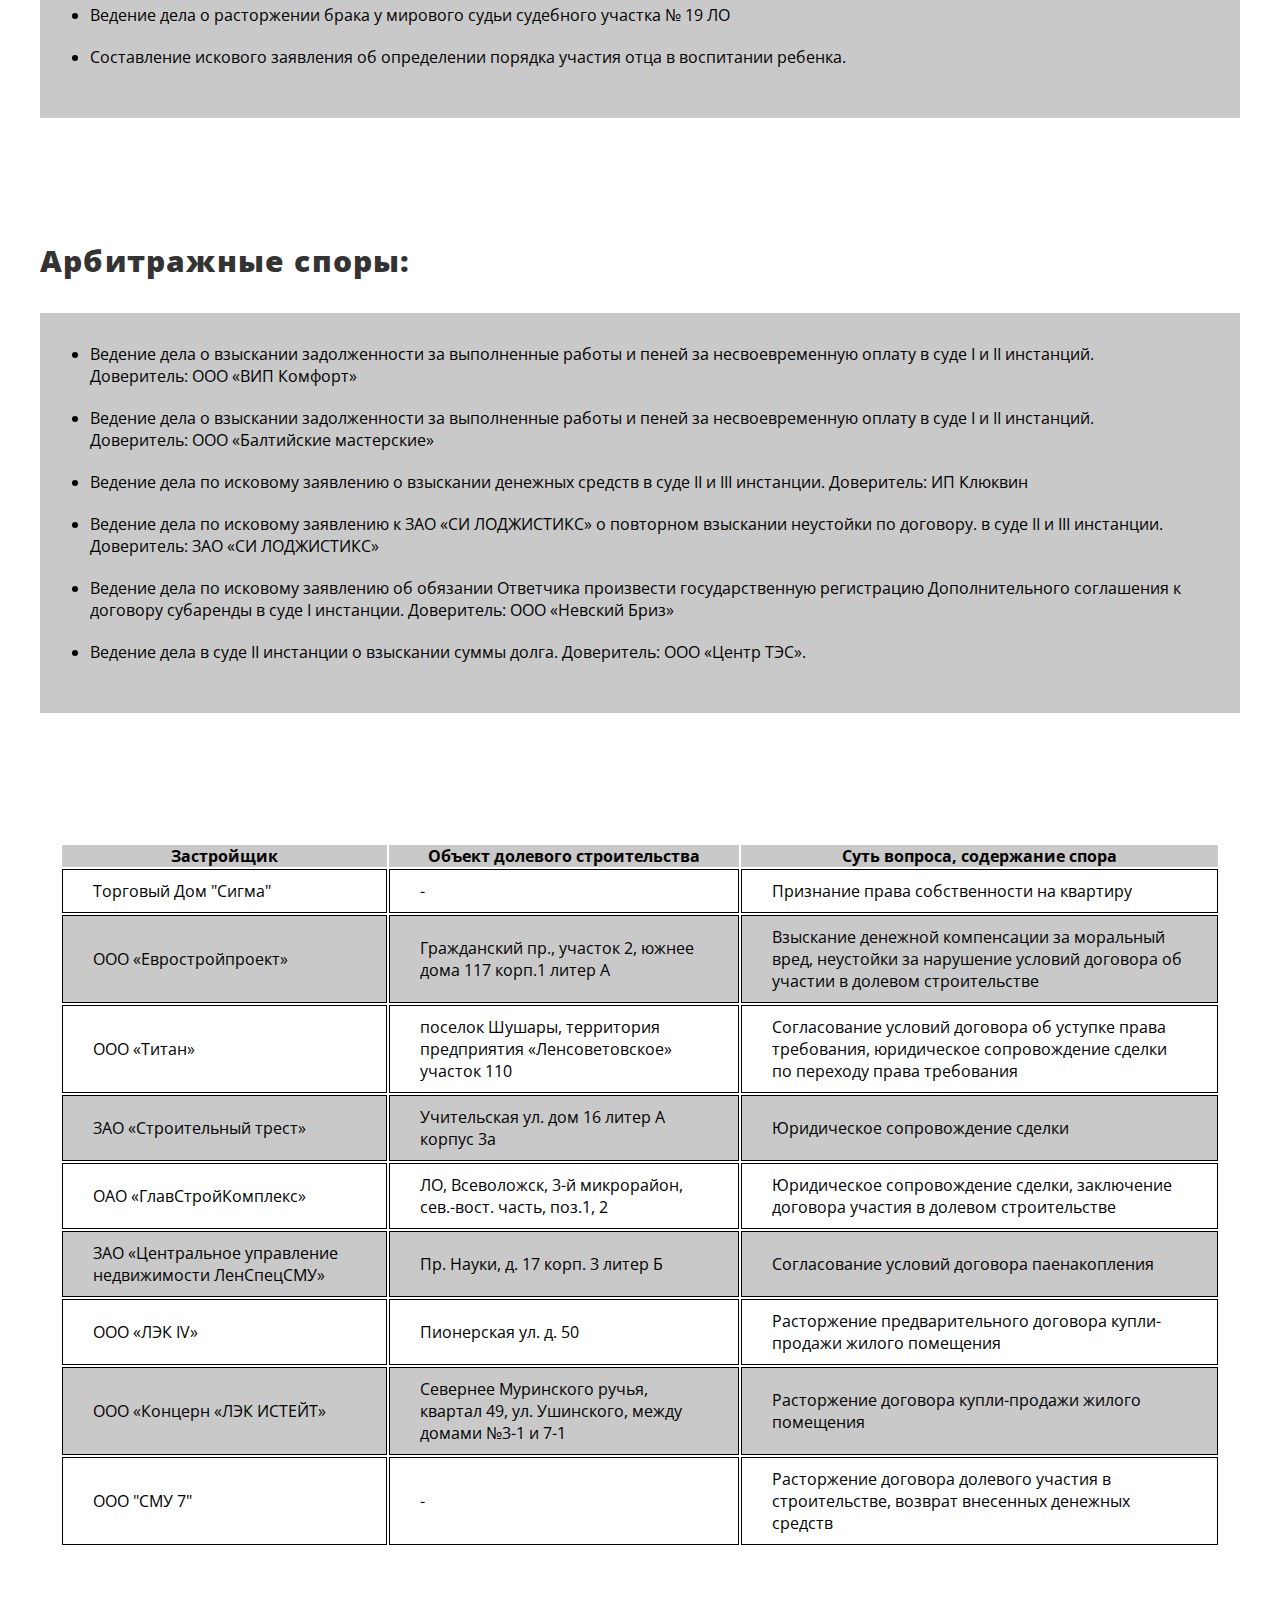
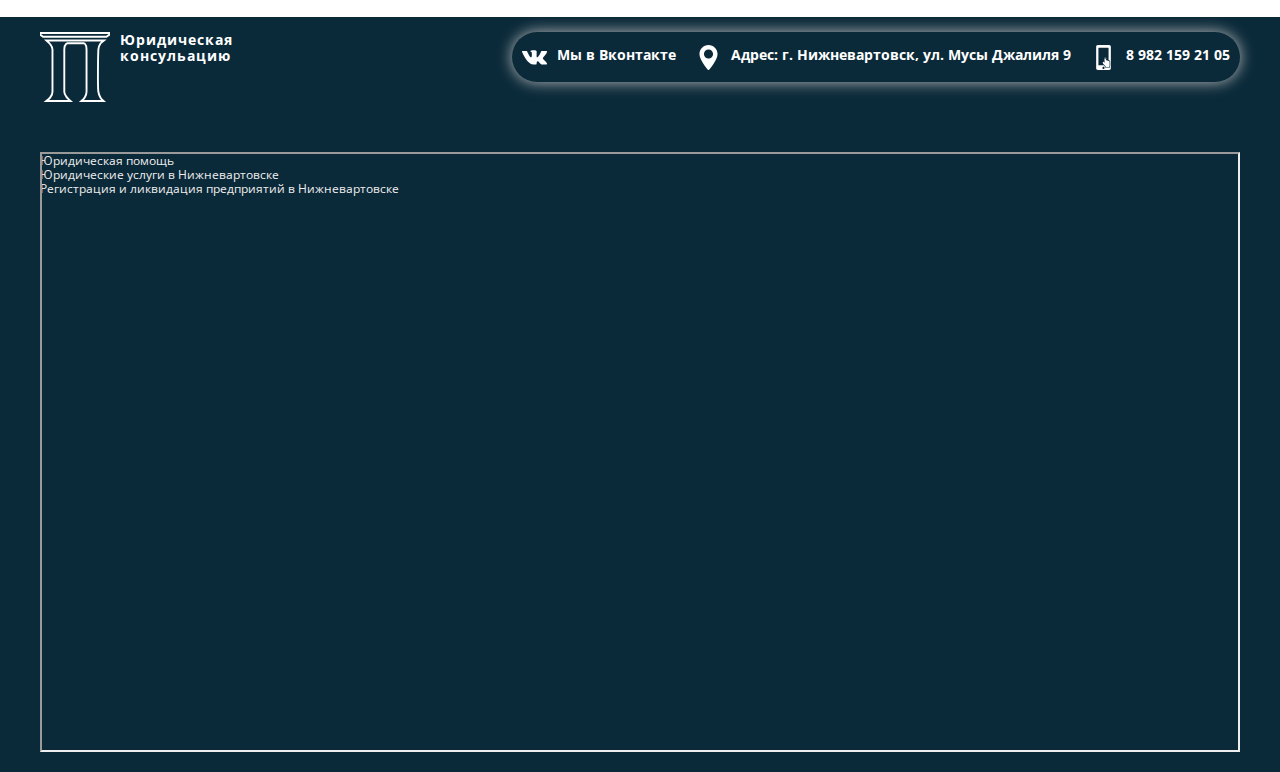
<file: examples.html>
<!DOCTYPE html>
<html lang="ru">
<head>
    <meta charset="UTF-8">
    <meta name="viewport" content="width=device-width, initial-scale=1.0">
    <title>Примеры дел</title>
    <link rel="stylesheet" href="css/style.css">
</head>
<body>
    <div class="body__container">
        <header class="header" id="header">
            <div class="container">
                <div class="header__wrapper">
                    <a href="#header" class="header__logo">
                        <div class="header__logo-img">
                            <img src="icons/logo.svg" alt="логотип сайта">
                        </div>
                        <div class="header__logo-info">Юридическая консультация</div>
                    </a>
                    <div class="header__box">
                        <div class="header__connection">
                            <div class="header__connection-items">
                                <a href="https://vk.com/nvlaw" class="header__connection-item">
                                    <div class="header__connection-icon">
                                        <img src="icons/vk.svg" alt="логотип ВК">
                                    </div>
                                    <span class="header__connection-info">Мы в Вконтакте</span>
                                </a>
                            </div>
                            <div class="header__connection-items">
                                <a href="https://yandex.ru/maps/org/yuridicheskaya_pomoshch/234571748160/?ll=76.574434%2C60.930905&z=17" class="header__connection-item">
                                    <div class="header__connection-icon">
                                        <img src="icons/location.svg" alt="Геолокация">
                                    </div>
                                    <span class="header__connection-info">Адрес: г. Нижневартовск, ул. Мусы Джалиля 9</span>
                                </a>
                            </div>
                            <div class="header__connection-items">
                                <a href="tel:+79821592105" class="header__connection-item">
                                    <div class="header__connection-icon">
                                        <img src="icons/phone.svg" alt="Телефон">
                                    </div>
                                    <span class="header__connection-info">8 982 159 21 05</span>
                                </a>
                            </div>
                        </div>
                        <div class="hamburger">
                            <span class="hamburger__item"></span>
                            <span class="hamburger__item"></span>
                            <span class="hamburger__item"></span>
                        </div>
                        <nav class="header__navigation">
                            <ul class="header__lists">
                                <li class="header__lists-item"><a href="about.html" target="_blank" class="header__lists-btn">О компании</a></li>
                                <li class="header__lists-item"><a href="services.html" target="_blank" class="header__lists-btn">Услуги и цены</a></li>
                                <li class="header__lists-item"><a href="examples.html"target="_blank" class="header__lists-btn">Примеры дел</a></li>
                                <li class="header__lists-item"><a href="contacts.html"target="_blank" class="header__lists-btn">Контакты</a></li>
                            </ul>                         
                        </nav>
                    </div>                 
                   
                </div>
            </div>           
        </header>
        <main>
            <section class="examples">
                <div class="container">
                    <a href="index.html" class="examples__back">Вернуться на главную</a>
                    <h1 class="examples__title title">Примеры юридических дел</h1>
                    <div class="examples__img">
                        <img src="img/primery.svg" alt="Примеры юридических дел">
                    </div>
                    <p class="examples__information">
                        Наши недавние дела по защите интересов клиентов в области долевого участия в строительстве: Василеостровский районный суд: признание за нашим клиентом права собственности на объект незавершенного строительства
                    </p>
                </div>
            </section>
            <section class="family">
                <div class="container">
                    <div class="family__title title">
                        Семейное право
                    </div>
                    <div class="family__subtitle subtitle">
                        Составление надзорной жалобы в Президиум  городского суда в Нижневартовске вступившие в законную силу судебные акты, а именно:
                    </div>
                    <ul class="family__list">
                        <li class="family__item">На судебное решение мирового судьи судебного участка N 25 Нижневартовска и Апелляционное Решение Выборгского районного суда г. Нижневартовска о взыскании алиментов;</li>
                        <li class="family__item">Составление искового заявления и ведение дела о расторжении брака и взыскании алиментов в судебном участке № 52</li>
                        <li class="family__item">Ведение дела о расторжении брака и разделе совместно нажитого имущества в Приморском суде Нижневартовска</li>

                        <li class="family__item">Составление искового заявления о расторжении брака и взыскании алиментов мировому судье судебного участка № 202</li>
                        <li class="family__item">Ведение дела о взыскании алиментов у мирового судьи судебного участка № 23, ведение дела о разделе совместно нажитого имущества в Выборгском районном суде</li>
                        <li class="family__item">Ведение дела о признании части брачного договора недействительным в Петроградском районном суде.</li>
                        <li class="family__item">Ведение дела о расторжении брака и взыскании алиментов у мирового судьи судебного участка № 139</li>
                        <li class="family__item">Ведение дела о расторжении брака и взыскании алиментов у мирового судьи судебного участка № 170</li>
                        <li class="family__item">Ведение дела о расторжении брака и взыскании алиментов у мирового судьи судебного участка № 55</li>
                        <li class="family__item">Ведение дела о признании отцовства в Красносельском суде Санкт-Петербурга</li>
                        <li class="family__item">Ведение дела о разделе совместно нажитого имущества в Выборгском районном суде</li>
                        <li class="family__item">Составление искового заявления в красногвардейский районный суд об оспаривании отцовства</li>
                        <li class="family__item">Ведение дела о расторжении брака у мирового судьи судебного участка № 19 ЛО</li>
                        <li class="family__item">Составление искового заявления об определении порядка участия отца в воспитании ребенка.</li>
                    </ul>
                </div>
            </section>
            <section class="arbital">
                <div class="container">
                    <div class="arbital__title title">
                        Арбитражные споры:
                    </div>
                    <ul class="arbital__list">
                        <li class="arbital__item">Ведение дела о взыскании задолженности за выполненные работы и пеней за несвоевременную оплату в суде I и II инстанций. Доверитель: ООО «ВИП Комфорт»</li>
                        <li class="arbital__item">Ведение дела о взыскании задолженности за выполненные работы и пеней за несвоевременную оплату в суде I и II инстанций. Доверитель: ООО «Балтийские мастерские»</li>
                        <li class="arbital__item">Ведение дела по исковому заявлению о взыскании денежных средств в суде II и III инстанции. Доверитель: ИП Клюквин</li>
                        <li class="arbital__item">Ведение дела по исковому заявлению к ЗАО «СИ ЛОДЖИСТИКС» о повторном взыскании неустойки по договору. в суде II и III инстанции. Доверитель: ЗАО «СИ ЛОДЖИСТИКС»</li>
                        <li class="arbital__item">Ведение дела по исковому заявлению об обязании Ответчика произвести государственную регистрацию Дополнительного соглашения к договору субаренды в суде I инстанции. Доверитель: ООО «Невский Бриз»</li>
                        <li class="arbital__item">Ведение дела в суде II инстанции о взыскании суммы долга. Доверитель: ООО «Центр ТЭС».</li>                        
                    </ul>
                </div>
            </section>
            <section class="construction">
                <div class="container">
                    <table class="construction__table">
                        <tr class="construction__table-row">
                            <th class="construction__table-header">Застройщик</th>
                            <th class="construction__table-header">Объект долевого строительства</th>
                            <th class="construction__table-header">Суть вопроса, содержание спора</th>
                        </tr>
                        <tr class="construction__table-row">
                            <td class="construction__table-item1">Торговый Дом "Сигма"</td>
                            <td class="construction__table-item2">-</td>
                            <td class="construction__table-item3">Признание права собственности на квартиру</td>
                        </tr>
                        <tr class="construction__table-row">
                            <td class="construction__table-item1">ООО «Евростройпроект»</td>
                            <td class="construction__table-item2">Гражданский пр., участок 2, южнее дома 117 корп.1 литер А</td>
                            <td class="construction__table-item3">Взыскание денежной компенсации за моральный вред, неустойки за нарушение условий договора об участии в долевом строительстве</td>
                        </tr>
                        <tr class="construction__table-row">
                            <td class="construction__table-item1">ООО «Титан»</td>
                            <td class="construction__table-item2">поселок Шушары, территория предприятия «Ленсоветовское» участок 110</td>
                            <td class="construction__table-item3">Согласование условий договора об уступке права требования, юридическое сопровождение сделки по переходу права требования</td>
                        </tr>
                        <tr class="construction__table-row">
                            <td class="construction__table-item1">ЗАО «Строительный трест»</td>
                            <td class="construction__table-item2">Учительская ул. дом 16 литер А корпус 3а</td>
                            <td class="construction__table-item3">Юридическое сопровождение сделки</td>
                        </tr>
                        <tr class="construction__table-row">
                            <td class="construction__table-item1">ОАО «ГлавСтройКомплекс»</td>
                            <td class="construction__table-item2">ЛО, Всеволожск, 3-й микрорайон, сев.-вост. часть, поз.1, 2</td>
                            <td class="construction__table-item3">Юридическое сопровождение сделки, заключение договора участия в долевом строительстве</td>
                        </tr>
                        <tr class="construction__table-row">
                            <td class="construction__table-item1">ЗАО «Центральное управление недвижимости ЛенСпецСМУ»</td>
                            <td class="construction__table-item2">Пр. Науки, д. 17 корп. 3 литер Б</td>
                            <td class="construction__table-item3">Согласование условий договора паенакопления</td>
                        </tr>
                        <tr class="construction__table-row">
                            <td class="construction__table-item1">ООО «ЛЭК IV»</td>
                            <td class="construction__table-item2">Пионерская ул. д. 50</td>
                            <td class="construction__table-item3">Расторжение предварительного договора купли-продажи жилого помещения</td>
                        </tr>
                        <tr class="construction__table-row">
                            <td class="construction__table-item1">ООО «Концерн «ЛЭК ИСТЕЙТ»</td>
                            <td class="construction__table-item2">Севернее Муринского ручья, квартал 49, ул. Ушинского, между домами №3-1 и 7-1</td>
                            <td class="construction__table-item3">Расторжение договора купли-продажи жилого помещения</td>
                        </tr>
                        <tr class="construction__table-row">
                            <td class="construction__table-item1">ООО "СМУ 7"</td>
                            <td class="construction__table-item2">-</td>
                            <td class="construction__table-item3">Расторжение договора долевого участия в строительстве, возврат внесенных денежных средств</td>
                        </tr>
                    </table>
                </div>
            </section>
        </main>
        <footer class="footer" id="footer">
            <div class="container">
                <div class="footer__wrapper">
                    <div class="footer__logo">
                        <div class="footer__logo-img">
                            <img src="icons/logo_white.svg" alt="Логотип сайта">                                
                        </div>
                        <div class="footer__logo-name">Юридическая <br>консульацию</div>
                    </div>
                    <div class="footer__connection">
                        <div class="footer__connection-items">
                            <a href="https://vk.com/nvlaw" class="footer__connection-item">
                                <div class="footer__connection-icon">
                                    <img src="icons/vk-white.svg" alt="логотип ВК">
                                </div>
                                <span class="footer__connection-info">Мы в Вконтакте</span>
                            </a>
                        </div>
                        <div class="footer__connection-items">
                            <a href="https://yandex.ru/maps/org/yuridicheskaya_pomoshch/234571748160/?ll=76.574434%2C60.930905&z=17" class="footer__connection-item">
                                <div class="footer__connection-icon">
                                    <img src="icons/maps-white.svg" alt="Геолокация">
                                </div>
                                <span class="footer__connection-info">Адрес: г. Нижневартовск, ул. Мусы Джалиля 9</span>
                            </a>
                        </div>
                        <div class="footer__connection-items">
                            <a href="tel:+79821592105" class="footer__connection-item">
                                <div class="footer__connection-icon">
                                    <img src="icons/phone-white.svg" alt="Телефон">
                                </div>
                                <span class="footer__connection-info">8 982 159 21 05</span>
                            </a>
                        </div>
                    </div>
                </div>
                <div class="footer__maps">
                    <div style="position:relative;overflow:hidden;"><a href="https://yandex.ru/maps/org/yuridicheskaya_pomoshch/234571748160/?utm_medium=mapframe&utm_source=maps" style="color:#eee;font-size:12px;position:absolute;top:0px;">Юридическая помощь</a><a href="https://yandex.ru/maps/1091/nizhnevartovsk/category/legal_services/184105630/?utm_medium=mapframe&utm_source=maps" style="color:#eee;font-size:12px;position:absolute;top:14px;">Юридические услуги в Нижневартовске</a><a href="https://yandex.ru/maps/1091/nizhnevartovsk/category/registration_and_liquidation_of_enterprises/184105626/?utm_medium=mapframe&utm_source=maps" style="color:#eee;font-size:12px;position:absolute;top:28px;">Регистрация и ликвидация предприятий в Нижневартовске</a><iframe src="https://yandex.ru/map-widget/v1/org/yuridicheskaya_pomoshch/234571748160/?ll=76.574434%2C60.930905&z=17" width="100%" height="600px" frameborder="1" allowfullscreen="true" style="position:relative;"></iframe></div>
                </div>
            </div>
        </footer>
    </div>
    <script src="js/main.js"></script>
</body>
</html>
</file>
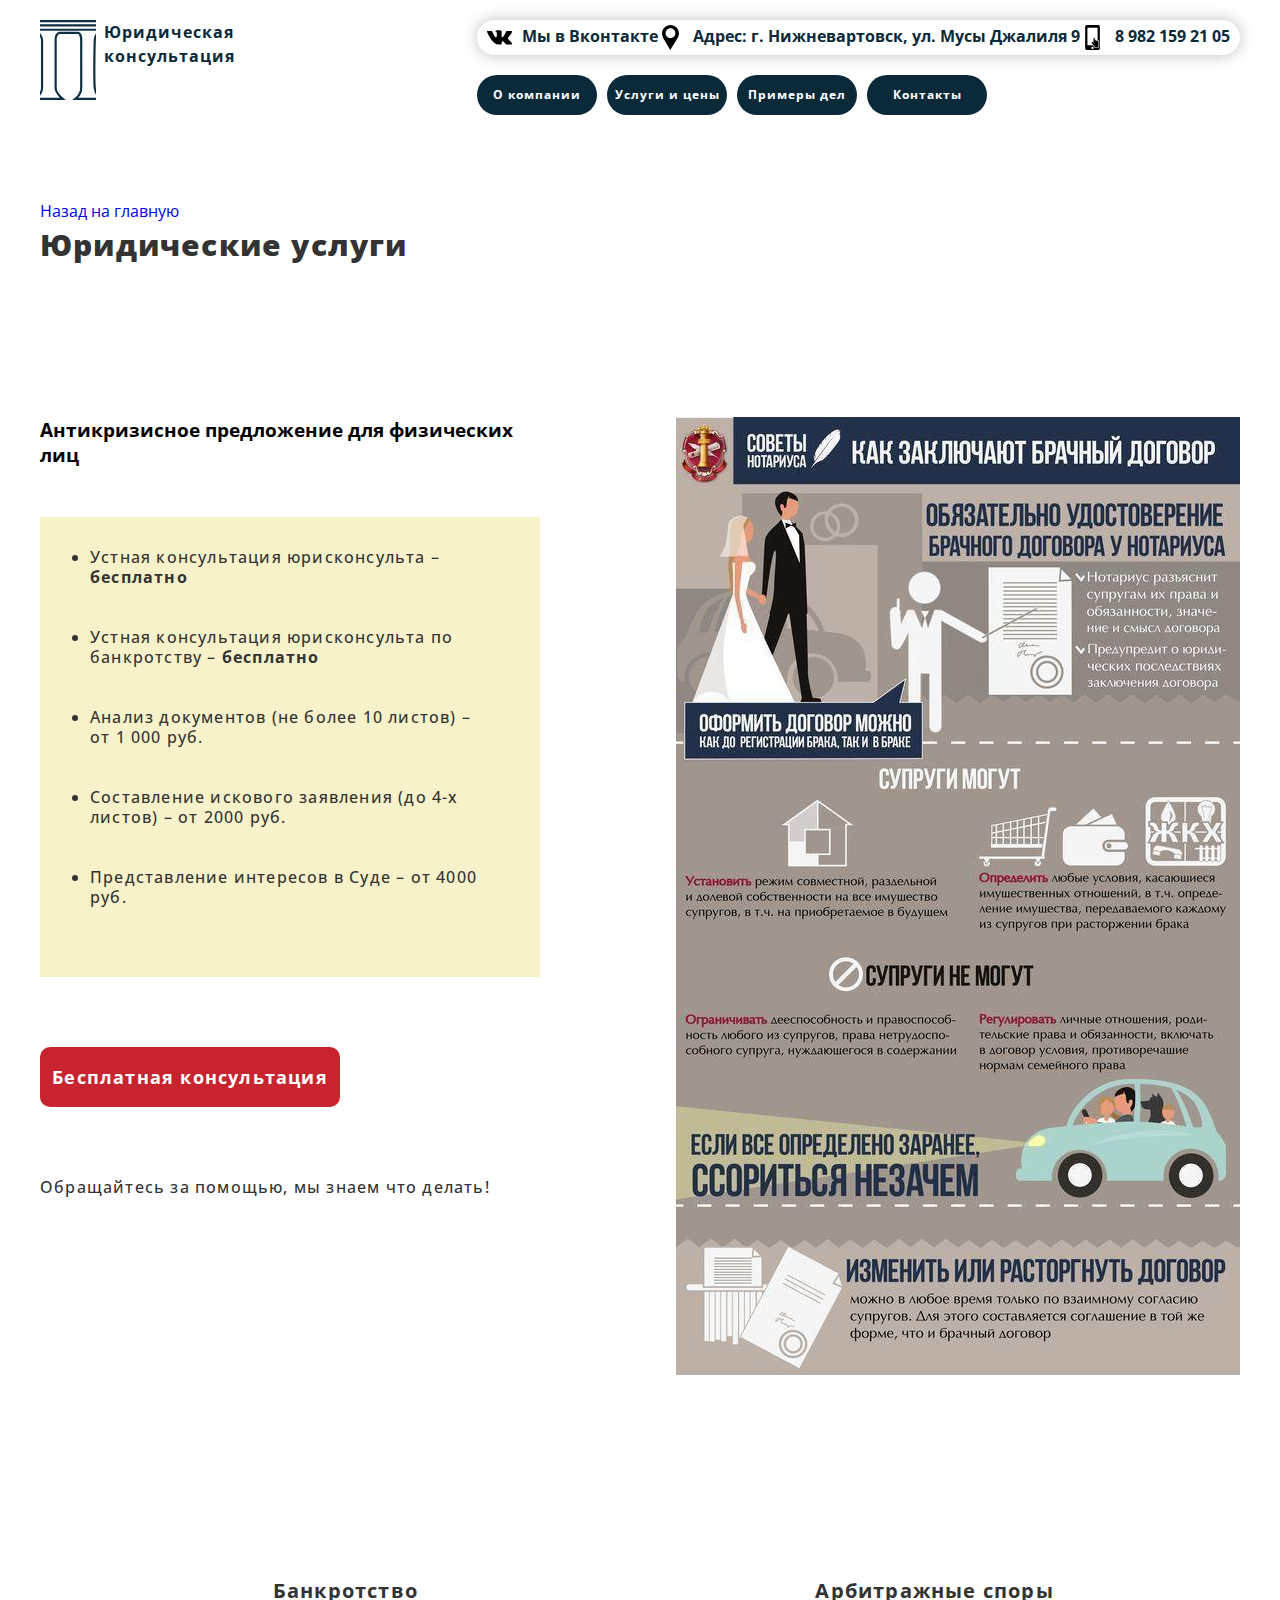
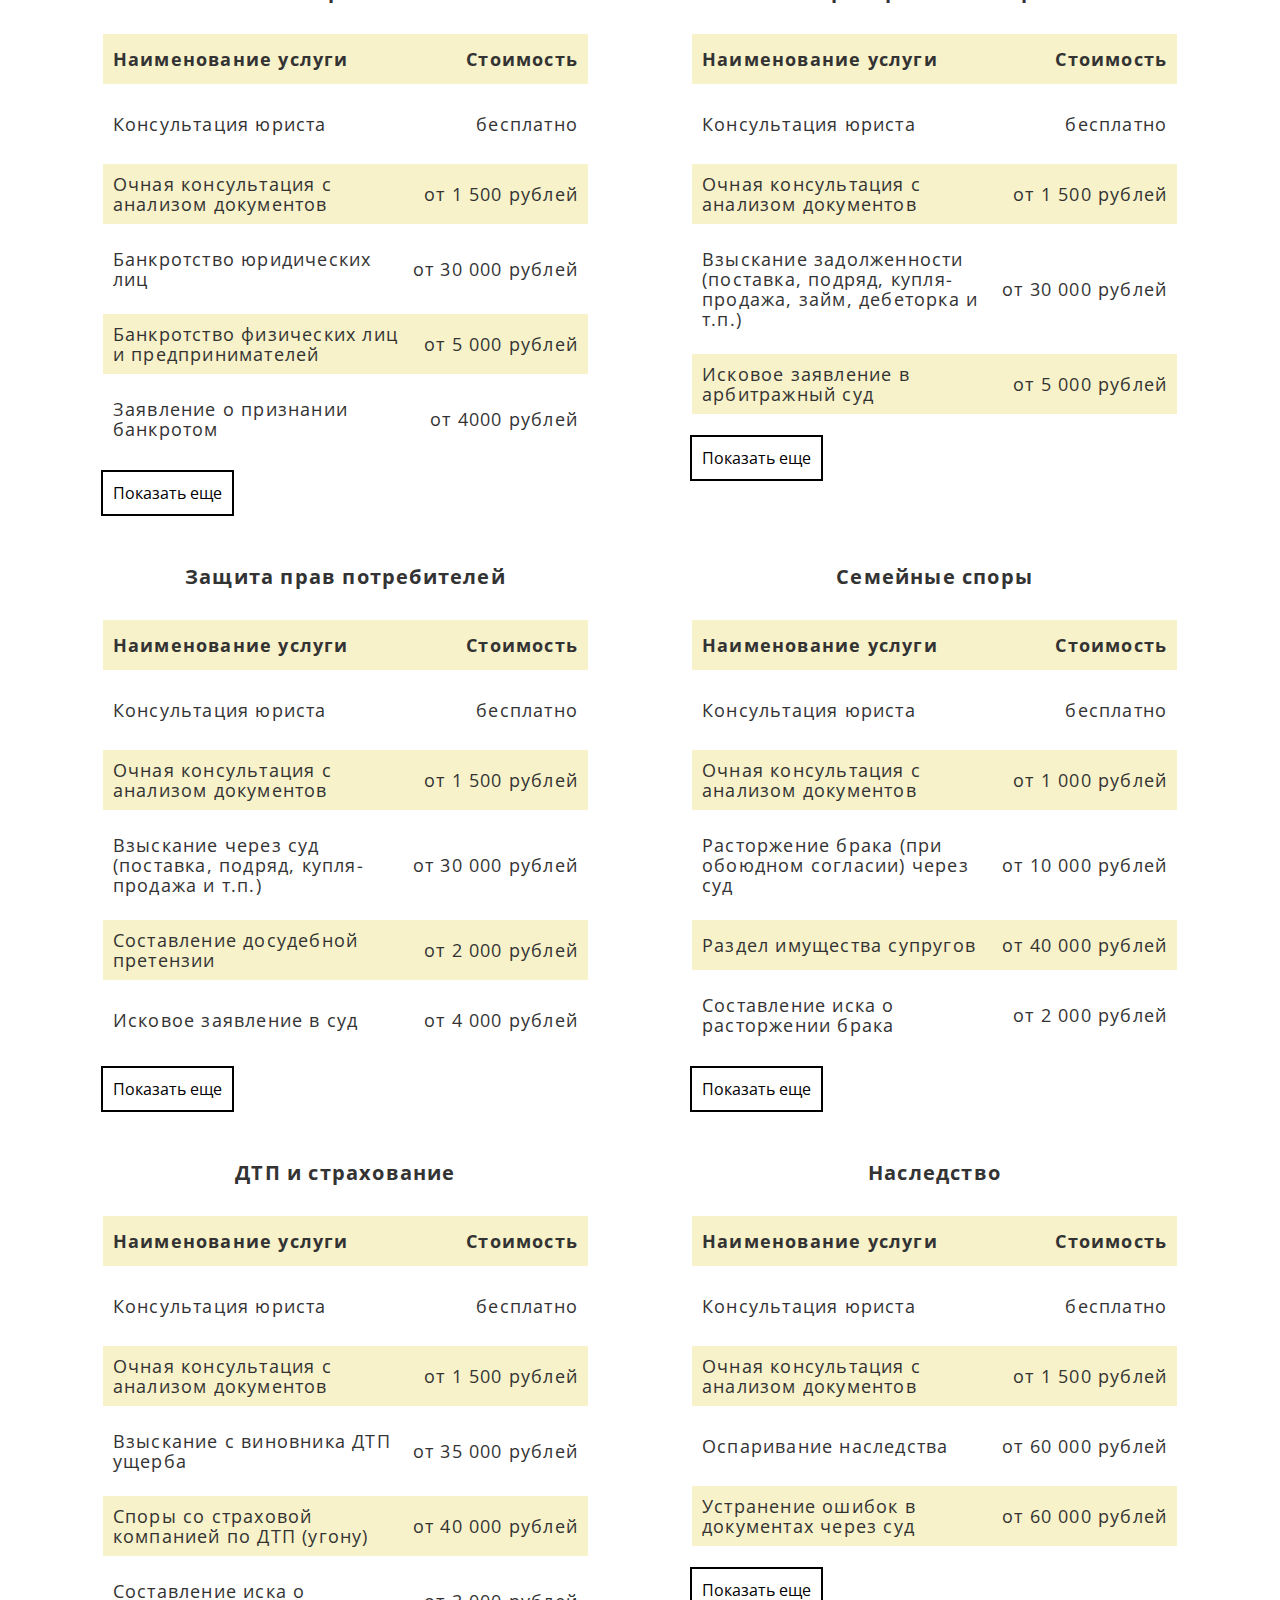
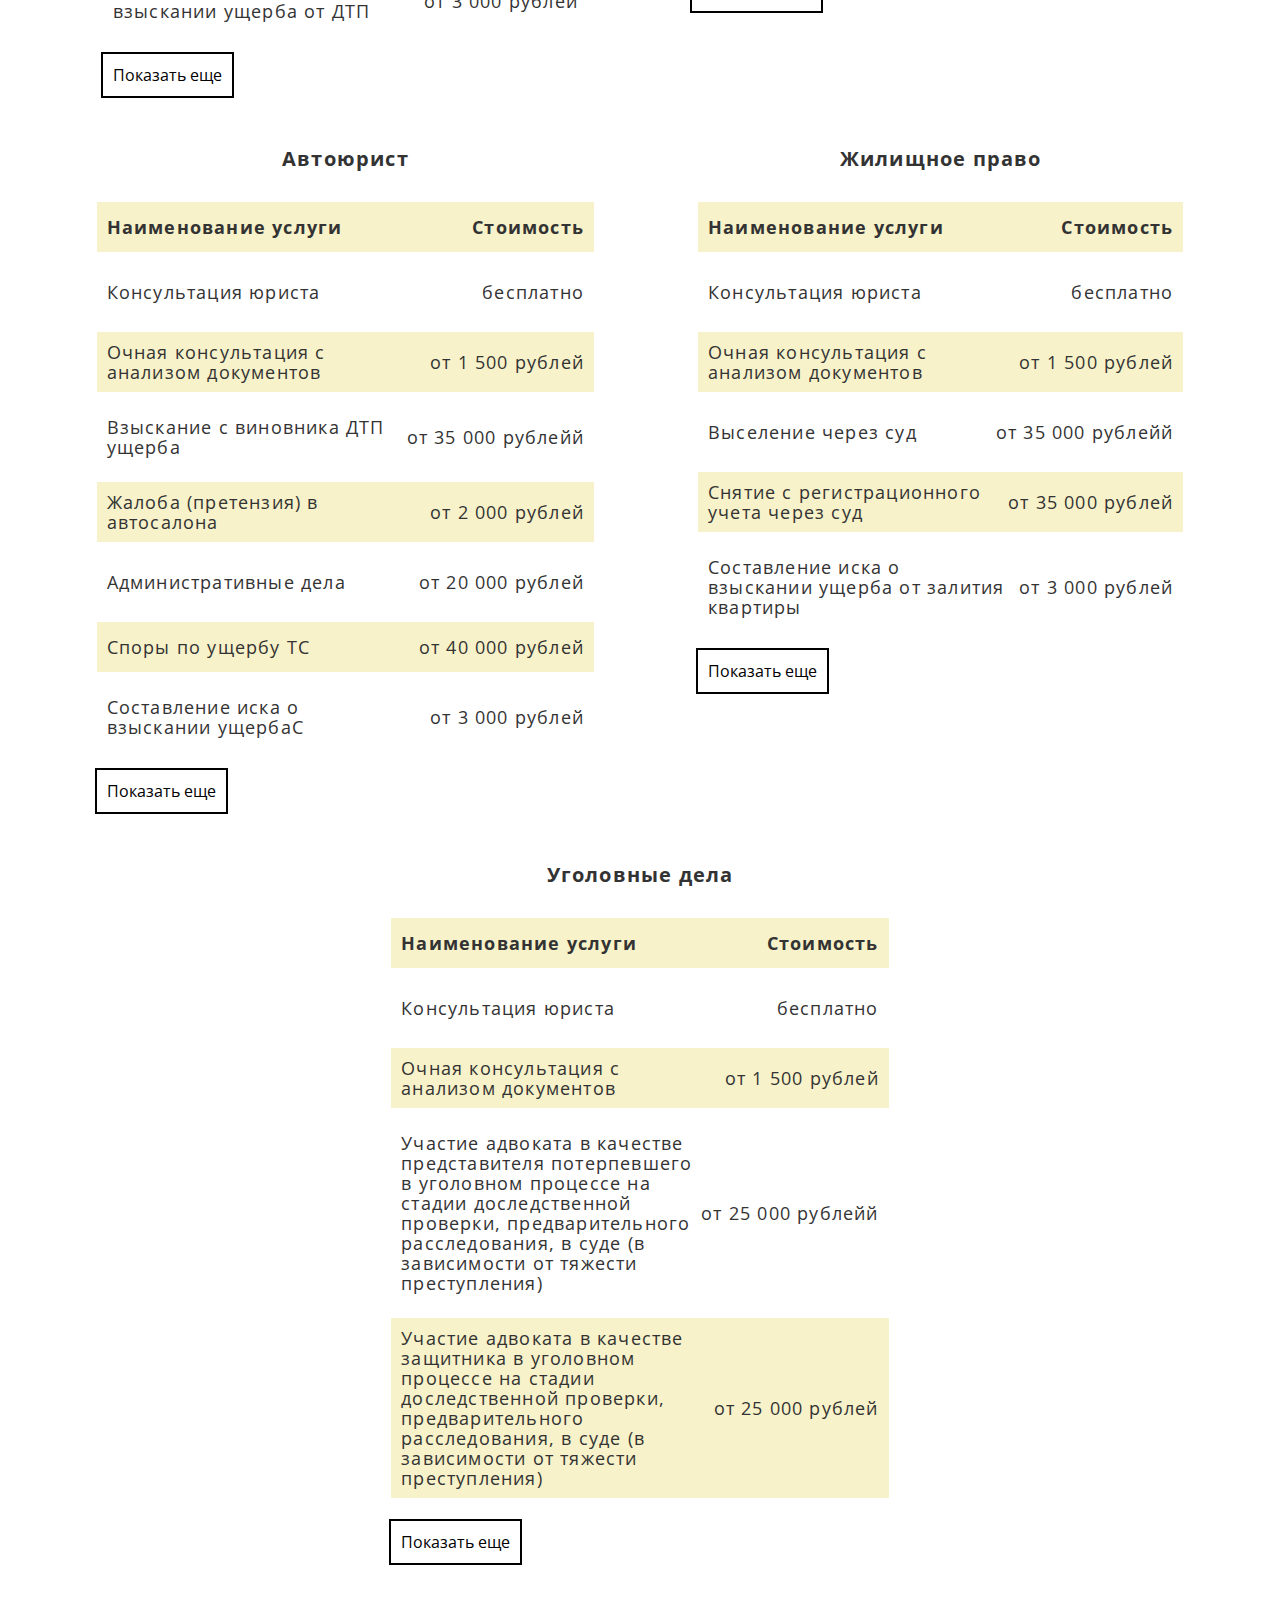
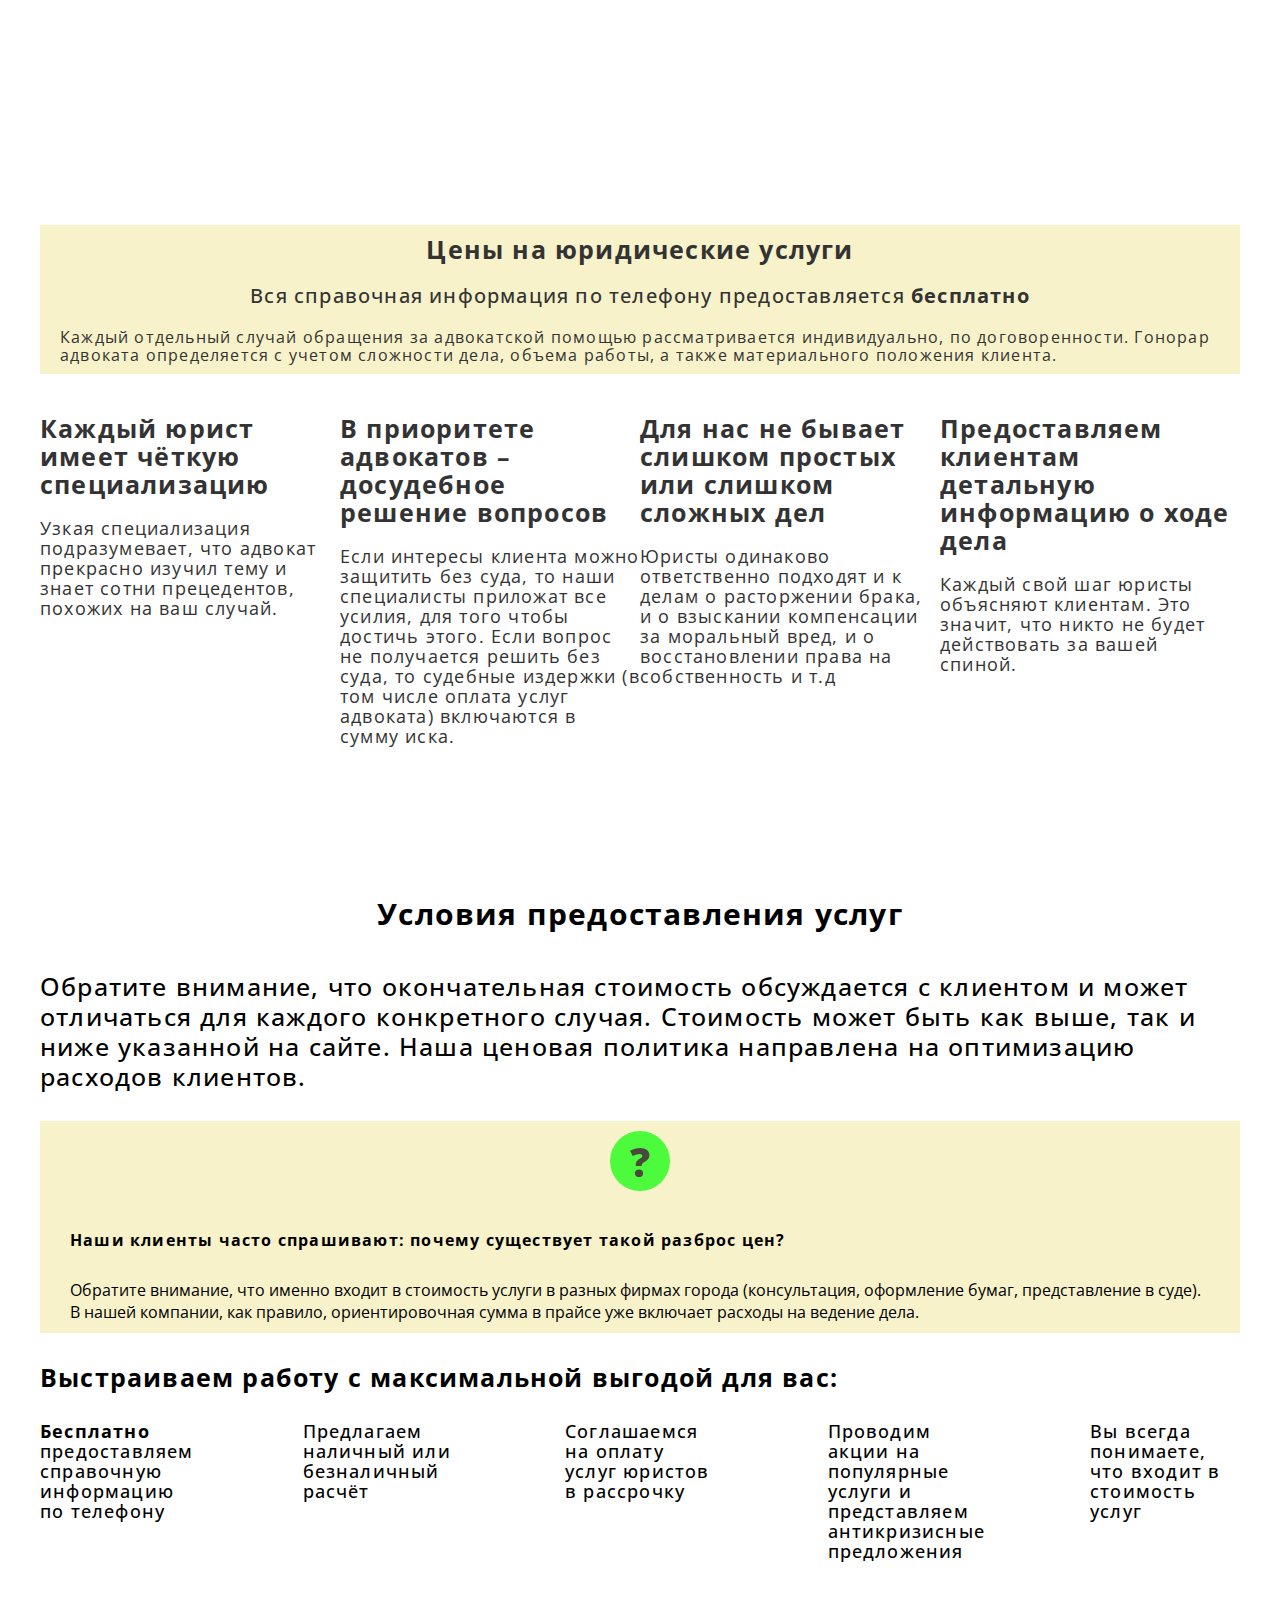
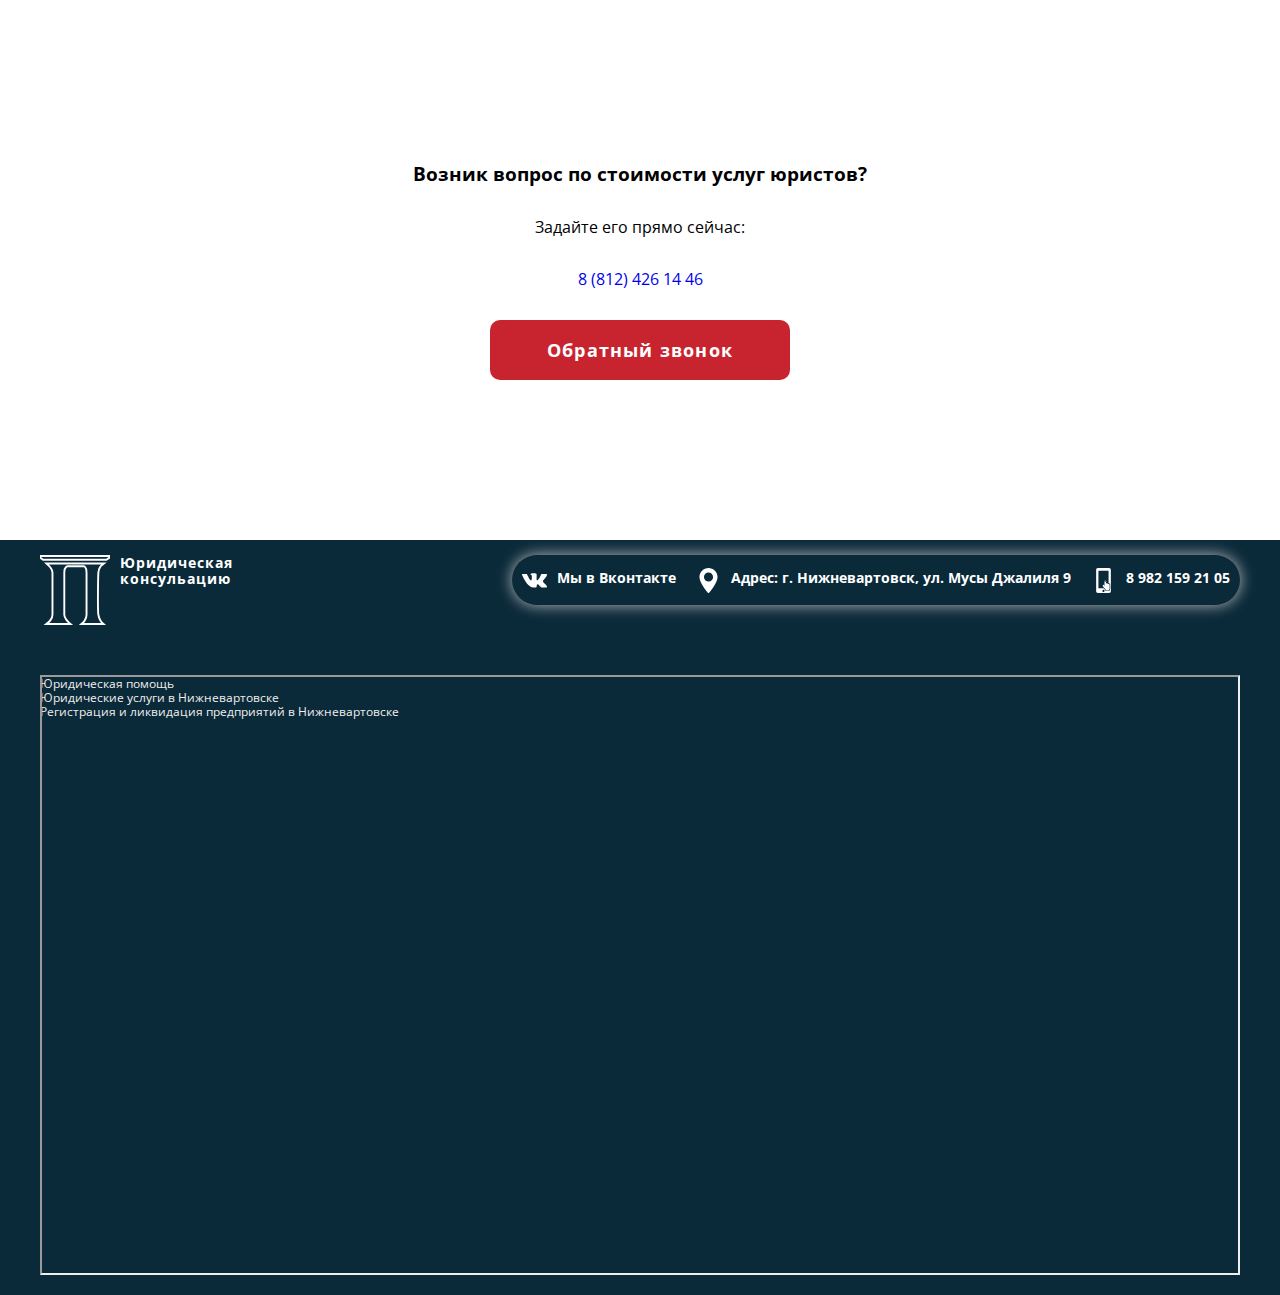
<file: services.html>
<!DOCTYPE html>
<html lang="ru">
<head>
    <meta charset="UTF-8">
    <meta name="viewport" content="width=device-width, initial-scale=1.0">
    <link rel="stylesheet" href="css/style.css">    
    <title>Услуги и цены</title>   
</head>
<body>
    <div class="body__container">
        <div class="modal">
            <div class="modal__box">
                <div class="modal__box-header">
                    <div class="modal__title title">Оставить заявку</div>
                    <div class="modal__close"></div>            
                </div>               
                <form action="#" class="modal__form" id="modal__form">
                    <div>
                        <input type="name" name="name" class="modal__input" id="modal__name" placeholder="Ваше имя">
                    </div>
                    <div>
                        <input type="phone" name="phone" class="modal__input" id="modal__phone" placeholder="Ваше Телефон">
                    </div>
                    <div>
                        <input type="email" name="email" class="modal__input" id="modal__email" placeholder="Ваш E-mail">
                    </div>
                    <button class="btn modal__btn" type="submit">Оставить заявку</button>
                </form>
            </div>
        </div>
        <header class="header" id="header">
            <div class="container">
                <div class="header__wrapper">
                    <a href="#header" class="header__logo">
                        <div class="header__logo-img">
                            <img src="icons/logo.svg" alt="логотип сайта">
                        </div>
                        <div class="header__logo-info">Юридическая консультация</div>
                    </a>
                    <div class="header__box">
                        <div class="header__connection">
                            <div class="header__connection-items">
                                <a href="https://vk.com/nvlaw" class="header__connection-item">
                                    <div class="header__connection-icon">
                                        <img src="icons/vk.svg" alt="логотип ВК">
                                    </div>
                                    <span class="header__connection-info">Мы в Вконтакте</span>
                                </a>
                            </div>
                            <div class="header__connection-items">
                                <a href="https://yandex.ru/maps/org/yuridicheskaya_pomoshch/234571748160/?ll=76.574434%2C60.930905&z=17" class="header__connection-item">
                                    <div class="header__connection-icon">
                                        <img src="icons/location.svg" alt="Геолокация">
                                    </div>
                                    <span class="header__connection-info">Адрес: г. Нижневартовск, ул. Мусы Джалиля 9</span>
                                </a>
                            </div>
                            <div class="header__connection-items">
                                <a href="tel:+79821592105" class="header__connection-item">
                                    <div class="header__connection-icon">
                                        <img src="icons/phone.svg" alt="Телефон">
                                    </div>
                                    <span class="header__connection-info">8 982 159 21 05</span>
                                </a>
                            </div>
                        </div>
                        <div class="hamburger">
                            <span class="hamburger__item"></span>
                            <span class="hamburger__item"></span>
                            <span class="hamburger__item"></span>
                        </div>
                        <nav class="header__navigation">
                            <ul class="header__lists">
                                <li class="header__lists-item"><a href="about.html" target="_blank" class="header__lists-btn">О компании</a></li>
                                <li class="header__lists-item"><a href="services.html" target="_blank" class="header__lists-btn">Услуги и цены</a></li>
                                <li class="header__lists-item"><a href="examples.html" class="header__lists-btn">Примеры дел</a></li>
                                <li class="header__lists-item"><a href="contacts.html" class="header__lists-btn">Контакты</a></li>
                            </ul>                         
                        </nav>
                    </div>                
                </div>
            </div>           
        </header>
        <main>
            <section class="services">                
                <div class="container">
                    <a href="index.html" class="services__service">Назад на главную</a>
                    <h1 class="services__title title">Юридические услуги</h1>
                    <div class="services__wrapper">
                        <div class="services__offer">
                            <h3 class="services__subtitle">Антикризисное предложение для физических лиц</h3>
                            <div class="services__offer-yellow">
                                <ul class="services__offer-list">
                                    <li class="services__offer-item">Устная консультация юрисконсульта – <b>бесплатно</b> </li>
                                    <li class="services__offer-item">Устная консультация юрисконсульта по банкротству – <b>бесплатно</b> </li>
                                    <li class="services__offer-item">Анализ документов (не более 10 листов) – от 1 000 руб. </li>
                                    <li class="services__offer-item">Составление искового заявления (до 4-х листов) – от 2000 руб. </li>
                                    <li class="services__offer-item">Представление интересов в Суде – от 4000 руб. </li>
                                </ul>
                            </div>
                            <button class="btn services__btn information__btn">Бесплатная консультация</button>
                            <div class="services__offer-help">Обращайтесь за помощью, мы знаем что делать!</div>
                        </div>
                        <div class="services__img">
                            <img src="img/prenup.jpg" alt="Как составляется брачный договор">
                        </div>
                    </div>
                    <div class="services__box">
                        <div class="services__table"> 
                            <h4 class="services__table-title">Банкротство</h4>                       
                            <table class="services__table-item">                                
                                <tr class="services__table-item--row">
                                    <th class="services__table-item--info">Наименование услуги</th>
                                    <th class="services__table-item--price">Стоимость</th>
                                </tr>
                                <tr class="services__table-item--row">
                                    <td class="services__table-item--info">Консультация юриста</td>
                                    <td class="services__table-item--price">бесплатно</td>
                                </tr>
                                <tr class="services__table-item--row">
                                    <td class="services__table-item--info">Очная консультация с анализом документов</td>
                                    <td class="services__table-item--price">от 1 500 рублей</td>
                                </tr>
                                <tr class="services__table-item--row">
                                    <td class="services__table-item--info">Банкротство юридических лиц</td>
                                    <td class="services__table-item--price">от 30 000 рублей</td>
                                </tr>
                                <tr class="services__table-item--row">
                                    <td class="services__table-item--info">Банкротство физических лиц и предпринимателей</td>
                                    <td class="services__table-item--price">от 5 000 рублей</td>
                                </tr>
                                <tr class="services__table-item--row">
                                    <td class="services__table-item--info">Заявление о признании банкротом</td>
                                    <td class="services__table-item--price">от 4000 рублей</td>
                                </tr>
                                <!-- Должны скрываться -->
                                <tr class="services__table-item--row services__table-item--show">
                                    <td class="services__table-item--info">Сопровождение в деле о банкротстве юридического <br>лица на стороне кредитора</td>
                                    <td class="services__table-item--price">от 30 000 рублей</td>
                                </tr>
                                <tr class="services__table-item--row services__table-item--show">
                                    <td class="services__table-item--info">Сопровождение в деле о банкротстве физического лица (гражданина) <br> на стороне кредитора</td>
                                    <td class="services__table-item--price">от 20 000 рублей</td>
                                </tr>
                                <tr class="services__table-item--row services__table-item--show">
                                    <td class="services__table-item--info">Оспаривание торгов, сделок в процедуре банкротства</td>
                                    <td class="services__table-item--price">от 40 000 рублей</td>
                                </tr>
                                <tr class="services__table-item--row services__table-item--show">
                                    <td class="services__table-item--info">Жалобы на арбитражного управляющего</td>
                                    <td class="services__table-item--price">от 10 000 рублей</td>
                                </tr>
                                <tr class="services__table-item--row services__table-item--show">
                                    <td class="services__table-item--info">Включение в реестр требований кредиторов</td>
                                    <td class="services__table-item--price">от 15 000 рублей</td>
                                </tr>
                                <tr class="services__table-item--row services__table-item--show">
                                    <td class="services__table-item--info">Составление ходатайств, заявлений, обращений</td>
                                    <td class="services__table-item--price">от 4000 рублей</td>
                                </tr>
                                <tr class="services__table-item--row services__table-item--show">
                                    <td class="services__table-item--info">Ознакомление с материалами дела в арбитражном суде</td>
                                    <td class="services__table-item--price">от 3000 рублей</td>
                                </tr>
                                <tr class="services__table-item--row services__table-item--show">
                                    <td class="services__table-item--info">Подача документов в арбитражный суд</td>
                                    <td class="services__table-item--price">1500 рублей</td>
                                </tr>
                                <tr class="services__table-item--row services__table-item--show">
                                    <td class="services__table-item--info">Заказ и получение документов в арбитражном суде</td>
                                    <td class="services__table-item--price">от 2000 рублей</td>
                                </tr>
                            </table>
                            <div class="services__table-show">Показать еще</div>
                        </div>

                        <div class="services__table"> 
                            <h4 class="services__table-title">Арбитражные споры</h4>                       
                            <table class="services__table-item">                                
                                <tr class="services__table-item--row">
                                    <th class="services__table-item--info">Наименование услуги</th>
                                    <th class="services__table-item--price">Стоимость</th>
                                </tr>
                                <tr class="services__table-item--row">
                                    <td class="services__table-item--info">Консультация юриста</td>
                                    <td class="services__table-item--price">бесплатно</td>
                                </tr>
                                <tr class="services__table-item--row">
                                    <td class="services__table-item--info">Очная консультация с анализом документов</td>
                                    <td class="services__table-item--price">от 1 500 рублей</td>
                                </tr>
                                <tr class="services__table-item--row">
                                    <td class="services__table-item--info">Взыскание задолженности (поставка, подряд, купля-продажа, займ, дебеторка и т.п.)</td>
                                    <td class="services__table-item--price">от 30 000 рублей</td>
                                </tr>
                                <tr class="services__table-item--row">
                                    <td class="services__table-item--info">Исковое заявление в арбитражный суд</td>
                                    <td class="services__table-item--price">от 5 000 рублей</td>
                                </tr>                                
                                <!-- Должны скрываться -->
                                <tr class="services__table-item--row services__table-item--show">
                                    <td class="services__table-item--info">Представление интересов в арбитражном суде</td>
                                    <td class="services__table-item--price">от 5000 рублей</td>
                                </tr>
                                <tr class="services__table-item--row services__table-item--show">
                                    <td class="services__table-item--info">Составление ходатайств, заявлений, обращений</td>
                                    <td class="services__table-item--price">от 4 000 рублей</td>
                                </tr>
                                <tr class="services__table-item--row services__table-item--show">
                                    <td class="services__table-item--info">Составление досудебной претензии</td>
                                    <td class="services__table-item--price">от 3 000 рублей</td>
                                </tr>
                                <tr class="services__table-item--row services__table-item--show">
                                    <td class="services__table-item--info">Виндикация (истребование имущества)</td>
                                    <td class="services__table-item--price">от 40 000 рублей</td>
                                </tr>
                                <tr class="services__table-item--row services__table-item--show">
                                    <td class="services__table-item--info">Оспаривание решений государственных органов</td>
                                    <td class="services__table-item--price">от 30 000 рублей</td>
                                </tr>
                                <tr class="services__table-item--row services__table-item--show">
                                    <td class="services__table-item--info">Ознакомление с материалами дела в арбитражном суде</td>
                                    <td class="services__table-item--price">от 3 000 рублей</td>
                                </tr>
                                <tr class="services__table-item--row services__table-item--show">
                                    <td class="services__table-item--info">Подача документов в арбитражный суд</td>
                                    <td class="services__table-item--price">1500 рублей</td>
                                </tr>
                                <tr class="services__table-item--row services__table-item--show">
                                    <td class="services__table-item--info">Заказ и получение документов в арбитражном суде</td>
                                    <td class="services__table-item--price">от 2 000 рублей</td>
                                </tr>
                            </table>
                            <div class="services__table-show">Показать еще</div>
                        </div>

                        <div class="services__table"> 
                            <h4 class="services__table-title">Защита прав потребителей</h4>                       
                            <table class="services__table-item">                                
                                <tr class="services__table-item--row">
                                    <th class="services__table-item--info">Наименование услуги</th>
                                    <th class="services__table-item--price">Стоимость</th>
                                </tr>
                                <tr class="services__table-item--row">
                                    <td class="services__table-item--info">Консультация юриста</td>
                                    <td class="services__table-item--price">бесплатно</td>
                                </tr>
                                <tr class="services__table-item--row">
                                    <td class="services__table-item--info">Очная консультация с анализом документов</td>
                                    <td class="services__table-item--price">от 1 500 рублей</td>
                                </tr>
                                <tr class="services__table-item--row">
                                    <td class="services__table-item--info">Взыскание через суд (поставка, подряд, купля-продажа и т.п.)</td>
                                    <td class="services__table-item--price">от 30 000 рублей</td>
                                </tr>
                                <tr class="services__table-item--row">
                                    <td class="services__table-item--info">Составление досудебной претензии</td>
                                    <td class="services__table-item--price">от 2 000 рублей</td>
                                </tr>      
                                <tr class="services__table-item--row">
                                    <td class="services__table-item--info">Исковое заявление в суд</td>
                                    <td class="services__table-item--price">от 4 000 рублей</td>
                                </tr>                            
                                <!-- Должны скрываться -->
                                <tr class="services__table-item--row services__table-item--show">
                                    <td class="services__table-item--info">Представление интересов в суде</td>
                                    <td class="services__table-item--price">от 5000 рублей</td>
                                </tr>
                                <tr class="services__table-item--row services__table-item--show">
                                    <td class="services__table-item--info">Составление ходатайств, заявлений, обращений</td>
                                    <td class="services__table-item--price">от 4 000 рублей</td>
                                </tr>
                                <tr class="services__table-item--row services__table-item--show">
                                    <td class="services__table-item--info">Ознакомление с материалами дела в суде</td>
                                    <td class="services__table-item--price">от 3 000 рублей</td>
                                </tr>
                                <tr class="services__table-item--row services__table-item--show">
                                    <td class="services__table-item--info">Подача документов в суд</td>
                                    <td class="services__table-item--price">1500 рублей</td>
                                </tr>
                                <tr class="services__table-item--row services__table-item--show">
                                    <td class="services__table-item--info">Заказ и получение документов в суде</td>
                                    <td class="services__table-item--price">от 2 000 рублей</td>
                                </tr>
                            </table>
                            <div class="services__table-show">Показать еще</div>
                        </div>

                        <div class="services__table"> 
                            <h4 class="services__table-title">Семейные споры</h4>                       
                            <table class="services__table-item">                                
                                <tr class="services__table-item--row">
                                    <th class="services__table-item--info">Наименование услуги</th>
                                    <th class="services__table-item--price">Стоимость</th>
                                </tr>
                                <tr class="services__table-item--row">
                                    <td class="services__table-item--info">Консультация юриста</td>
                                    <td class="services__table-item--price">бесплатно</td>
                                </tr>
                                <tr class="services__table-item--row">
                                    <td class="services__table-item--info">Очная консультация с анализом документов</td>
                                    <td class="services__table-item--price">от 1 000 рублей</td>
                                </tr>
                                <tr class="services__table-item--row">
                                    <td class="services__table-item--info">Расторжение брака (при обоюдном согласии) через суд</td>
                                    <td class="services__table-item--price">от 10 000 рублей</td>
                                </tr>
                                <tr class="services__table-item--row">
                                    <td class="services__table-item--info">Раздел имущества супругов</td>
                                    <td class="services__table-item--price">от 40 000 рублей</td>
                                </tr>      
                                <tr class="services__table-item--row">
                                    <td class="services__table-item--info">Составление иска о расторжении брака</td>
                                    <td class="services__table-item--price">от 2 000 рублей</td>
                                </tr>                            
                                <!-- Должны скрываться -->
                                <tr class="services__table-item--row services__table-item--show">
                                    <td class="services__table-item--info">Представление интересов в суде</td>
                                    <td class="services__table-item--price">от 4000 рублей</td>
                                </tr>
                                <tr class="services__table-item--row services__table-item--show">
                                    <td class="services__table-item--info">Составление ходатайств, заявлений, обращений</td>
                                    <td class="services__table-item--price">от 3 000 рублей</td>
                                </tr>
                                <tr class="services__table-item--row services__table-item--show">
                                    <td class="services__table-item--info">Исковое заявление о взыскании алиментов</td>
                                    <td class="services__table-item--price">от 3 000 рублей</td>
                                </tr>
                                <tr class="services__table-item--row services__table-item--show">
                                    <td class="services__table-item--info">Исковое заявление в суд</td>
                                    <td class="services__table-item--price">от 3 000 рублей</td>
                                </tr>
                                <tr class="services__table-item--row services__table-item--show">
                                    <td class="services__table-item--info">Сопровождение добровольного раздела имущества</td>
                                    <td class="services__table-item--price">от 4 000 рублей</td>
                                </tr>
                                <tr class="services__table-item--row services__table-item--show">
                                    <td class="services__table-item--info">Взыскание алиментов через суд</td>
                                    <td class="services__table-item--price">от 25 000 рублей</td>
                                </tr>
                                <tr class="services__table-item--row services__table-item--show">
                                    <td class="services__table-item--info">Заказ и получение документов</td>
                                    <td class="services__table-item--price">от 2 000 рублей</td>
                                </tr>
                                <tr class="services__table-item--row services__table-item--show">
                                    <td class="services__table-item--info">Ознакомление с материалами дела в суде</td>
                                    <td class="services__table-item--price">от 3 000 рублей</td>
                                </tr>
                                <tr class="services__table-item--row services__table-item--show">
                                    <td class="services__table-item--info">Подача документов в суд</td>
                                    <td class="services__table-item--price">1500 рублей</td>
                                </tr>
                                <tr class="services__table-item--row services__table-item--show">
                                    <td class="services__table-item--info">Заказ и получение документов в суде</td>
                                    <td class="services__table-item--price">от 2 000 рублей</td>
                                </tr>
                            </table>
                            <div class="services__table-show">Показать еще</div>
                        </div>

                        <div class="services__table"> 
                            <h4 class="services__table-title">ДТП и страхование</h4>                       
                            <table class="services__table-item">                                
                                <tr class="services__table-item--row">
                                    <th class="services__table-item--info">Наименование услуги</th>
                                    <th class="services__table-item--price">Стоимость</th>
                                </tr>
                                <tr class="services__table-item--row">
                                    <td class="services__table-item--info">Консультация юриста</td>
                                    <td class="services__table-item--price">бесплатно</td>
                                </tr>
                                <tr class="services__table-item--row">
                                    <td class="services__table-item--info">Очная консультация с анализом документов</td>
                                    <td class="services__table-item--price">от 1 500 рублей</td>
                                </tr>
                                <tr class="services__table-item--row">
                                    <td class="services__table-item--info">Взыскание с виновника ДТП ущерба</td>
                                    <td class="services__table-item--price">от 35 000 рублей</td>
                                </tr>
                                <tr class="services__table-item--row">
                                    <td class="services__table-item--info">Споры со страховой компанией по ДТП (угону)</td>
                                    <td class="services__table-item--price">от 40 000 рублей</td>
                                </tr>      
                                <tr class="services__table-item--row">
                                    <td class="services__table-item--info">Составление иска о взыскании ущерба от ДТП</td>
                                    <td class="services__table-item--price">от 3 000 рублей</td>
                                </tr>                            
                                <!-- Должны скрываться -->
                                <tr class="services__table-item--row services__table-item--show">
                                    <td class="services__table-item--info">Представление интересов в суде</td>
                                    <td class="services__table-item--price">от 4000 рублей</td>
                                </tr>
                                <tr class="services__table-item--row services__table-item--show">
                                    <td class="services__table-item--info">Составление ходатайств, заявлений, обращений</td>
                                    <td class="services__table-item--price">от 3 000 рублей</td>
                                </tr>
                                <tr class="services__table-item--row services__table-item--show">
                                    <td class="services__table-item--info">Исковое заявление к страховой компании по ДТП (угону)</td>
                                    <td class="services__table-item--price">от 4 000 рублей</td>
                                </tr>
                                <tr class="services__table-item--row services__table-item--show">
                                    <td class="services__table-item--info">Исковое заявление в суд</td>
                                    <td class="services__table-item--price">от 4 000 рублей</td>
                                </tr>
                                <tr class="services__table-item--row services__table-item--show">
                                    <td class="services__table-item--info">Сопровождение в страховой компании</td>
                                    <td class="services__table-item--price">от 5 000 рублей</td>
                                </tr>
                                <tr class="services__table-item--row services__table-item--show">
                                    <td class="services__table-item--info">Жалоба финансовому омбудсмену</td>
                                    <td class="services__table-item--price">от 5000 рублей</td>
                                </tr>
                                <tr class="services__table-item--row services__table-item--show">
                                    <td class="services__table-item--info">Заказ и получение документов</td>
                                    <td class="services__table-item--price">от 2 000 рублей</td>
                                </tr>
                                <tr class="services__table-item--row services__table-item--show">
                                    <td class="services__table-item--info">Ознакомление с материалами дела в суде</td>
                                    <td class="services__table-item--price">от 3 000 рублей</td>
                                </tr>
                                <tr class="services__table-item--row services__table-item--show">
                                    <td class="services__table-item--info">Подача документов в суд</td>
                                    <td class="services__table-item--price">1500 рублей</td>
                                </tr>
                                <tr class="services__table-item--row services__table-item--show">
                                    <td class="services__table-item--info">Заказ и получение документов в суде</td>
                                    <td class="services__table-item--price">от 2 000 рублей</td>
                                </tr>
                            </table>
                            <div class="services__table-show">Показать еще</div>
                        </div>

                        <div class="services__table"> 
                            <h4 class="services__table-title">Наследство</h4>                       
                            <table class="services__table-item">                                
                                <tr class="services__table-item--row">
                                    <th class="services__table-item--info">Наименование услуги</th>
                                    <th class="services__table-item--price">Стоимость</th>
                                </tr>
                                <tr class="services__table-item--row">
                                    <td class="services__table-item--info">Консультация юриста</td>
                                    <td class="services__table-item--price">бесплатно</td>
                                </tr>
                                <tr class="services__table-item--row">
                                    <td class="services__table-item--info">Очная консультация с анализом документов</td>
                                    <td class="services__table-item--price">от 1 500 рублей</td>
                                </tr>
                                <tr class="services__table-item--row">
                                    <td class="services__table-item--info">Оспаривание наследства</td>
                                    <td class="services__table-item--price">от 60 000 рублей</td>
                                </tr>
                                <tr class="services__table-item--row">
                                    <td class="services__table-item--info">Устранение ошибок в документах через суд</td>
                                    <td class="services__table-item--price">от 60 000 рублей</td>
                                </tr>                                 
                                <!-- Должны скрываться -->
                                <tr class="services__table-item--row services__table-item--show">
                                    <td class="services__table-item--info">Представление интересов в суде</td>
                                    <td class="services__table-item--price">от 4000 рублей</td>
                                </tr>
                                <tr class="services__table-item--row services__table-item--show">
                                    <td class="services__table-item--info">Составление ходатайств, заявлений, обращений</td>
                                    <td class="services__table-item--price">от 3 000 рублей</td>
                                </tr>
                                <tr class="services__table-item--row services__table-item--show">
                                    <td class="services__table-item--info">Исковое заявление в суд</td>
                                    <td class="services__table-item--price">от 5 000 рублей</td>
                                </tr>
                                <tr class="services__table-item--row services__table-item--show">
                                    <td class="services__table-item--info">Заказ и получение документов</td>
                                    <td class="services__table-item--price">от 2 000 рублей</td>
                                </tr>
                                <tr class="services__table-item--row services__table-item--show">
                                    <td class="services__table-item--info">Ознакомление с материалами дела в суде</td>
                                    <td class="services__table-item--price">от 3 000 рублей</td>
                                </tr>
                                <tr class="services__table-item--row services__table-item--show">
                                    <td class="services__table-item--info">Подача документов в суд</td>
                                    <td class="services__table-item--price">1500 рублей</td>
                                </tr>
                                <tr class="services__table-item--row services__table-item--show">
                                    <td class="services__table-item--info">Заказ и получение документов в суде</td>
                                    <td class="services__table-item--price">от 2 000 рублей</td>
                                </tr>
                            </table>
                            <div class="services__table-show">Показать еще</div>
                        </div>

                        <div class="services__table"> 
                            <h4 class="services__table-title">Автоюрист</h4>                       
                            <table class="services__table-item">                                
                                <tr class="services__table-item--row">
                                    <th class="services__table-item--info">Наименование услуги</th>
                                    <th class="services__table-item--price">Стоимость</th>
                                </tr>
                                <tr class="services__table-item--row">
                                    <td class="services__table-item--info">Консультация юриста</td>
                                    <td class="services__table-item--price">бесплатно</td>
                                </tr>
                                <tr class="services__table-item--row">
                                    <td class="services__table-item--info">Очная консультация с анализом документов</td>
                                    <td class="services__table-item--price">от 1 500 рублей</td>
                                </tr>
                                <tr class="services__table-item--row">
                                    <td class="services__table-item--info">Взыскание с виновника ДТП ущерба</td>
                                    <td class="services__table-item--price">от 35 000 рублейй</td>
                                </tr>
                                <tr class="services__table-item--row">
                                    <td class="services__table-item--info">Жалоба (претензия) в автосалона</td>
                                    <td class="services__table-item--price">от 2 000 рублей</td>
                                </tr>   
                                <tr class="services__table-item--row">
                                    <td class="services__table-item--info">Административные дела</td>
                                    <td class="services__table-item--price">от 20 000 рублей</td>
                                </tr>       
                                <tr class="services__table-item--row">
                                    <td class="services__table-item--info">Споры по ущербу ТС</td>
                                    <td class="services__table-item--price">от 40 000 рублей</td>
                                </tr>   
                                <tr class="services__table-item--row">
                                    <td class="services__table-item--info">Составление иска о взыскании ущербаС</td>
                                    <td class="services__table-item--price">от 3 000 рублей</td>
                                </tr>                     
                                <!-- Должны скрываться -->
                                <tr class="services__table-item--row services__table-item--show">
                                    <td class="services__table-item--info">Обжалование постановлений полиции по ДТП</td>
                                    <td class="services__table-item--price">от 4000 рублей</td>
                                </tr>
                                <tr class="services__table-item--row services__table-item--show">
                                    <td class="services__table-item--info">Ведение административного дела (КоАП)</td>
                                    <td class="services__table-item--price">от 20 000 рублей</td>
                                </tr>
                                <tr class="services__table-item--row services__table-item--show">
                                    <td class="services__table-item--info">Ведение дела об уезде с места ДТП</td>
                                    <td class="services__table-item--price">от 25 000 рублей</td>
                                </tr>
                                <tr class="services__table-item--row services__table-item--show">
                                    <td class="services__table-item--info">Представление интересов в суде</td>
                                    <td class="services__table-item--price">от 4 000 рублей</td>
                                </tr>
                                <tr class="services__table-item--row services__table-item--show">
                                    <td class="services__table-item--info">Составление ходатайств, заявлений, обращений</td>
                                    <td class="services__table-item--price">от 3 000 рублей</td>
                                </tr>
                                <tr class="services__table-item--row services__table-item--show">
                                    <td class="services__table-item--info">Исковое заявление к причинителю вреда</td>
                                    <td class="services__table-item--price">от 4 000 рублей</td>
                                </tr>
                                <tr class="services__table-item--row services__table-item--show">
                                    <td class="services__table-item--info">Исковое заявление в суд</td>
                                    <td class="services__table-item--price">4 000 рублей</td>
                                </tr>
                                <tr class="services__table-item--row services__table-item--show">
                                    <td class="services__table-item--info">Заказ и получение документов в суде</td>
                                    <td class="services__table-item--price">от 2 000 рублей</td>
                                </tr>
                                <tr class="services__table-item--row services__table-item--show">
                                    <td class="services__table-item--info">Ознакомление с материалами дела в суде</td>
                                    <td class="services__table-item--price">от 3 000 рублей</td>
                                </tr>
                                <tr class="services__table-item--row services__table-item--show">
                                    <td class="services__table-item--info">Подача документов в суд</td>
                                    <td class="services__table-item--price">от 1 500 рублей</td>
                                </tr>
                                <tr class="services__table-item--row services__table-item--show">
                                    <td class="services__table-item--info">Заказ и получение документов в суде</td>
                                    <td class="services__table-item--price">от 2000 рублей</td>
                                </tr>
                            </table>
                            <div class="services__table-show">Показать еще</div>
                        </div>

                        <div class="services__table"> 
                            <h4 class="services__table-title">Жилищное право</h4>                       
                            <table class="services__table-item">                                
                                <tr class="services__table-item--row">
                                    <th class="services__table-item--info">Наименование услуги</th>
                                    <th class="services__table-item--price">Стоимость</th>
                                </tr>
                                <tr class="services__table-item--row">
                                    <td class="services__table-item--info">Консультация юриста</td>
                                    <td class="services__table-item--price">бесплатно</td>
                                </tr>
                                <tr class="services__table-item--row">
                                    <td class="services__table-item--info">Очная консультация с анализом документов</td>
                                    <td class="services__table-item--price">от 1 500 рублей</td>
                                </tr>
                                <tr class="services__table-item--row">
                                    <td class="services__table-item--info">Выселение через суд</td>
                                    <td class="services__table-item--price">от 35 000 рублейй</td>
                                </tr>
                                <tr class="services__table-item--row">
                                    <td class="services__table-item--info">Снятие с регистрационного учета через суд</td>
                                    <td class="services__table-item--price">от 35 000 рублей</td>
                                </tr>   
                                <tr class="services__table-item--row">
                                    <td class="services__table-item--info">Составление иска о взыскании ущерба от залития квартиры</td>
                                    <td class="services__table-item--price">от 3 000 рублей</td>
                                </tr>                            
                                <!-- Должны скрываться -->
                                <tr class="services__table-item--row services__table-item--show">
                                    <td class="services__table-item--info">Судебные споры по залитию/ущербу квартире</td>
                                    <td class="services__table-item--price">от 35 000 рублей</td>
                                </tr>
                                <tr class="services__table-item--row services__table-item--show">
                                    <td class="services__table-item--info">Судебные споры по незаконной перепланировке</td>
                                    <td class="services__table-item--price">от 45 000 рублей</td>
                                </tr>
                                <tr class="services__table-item--row services__table-item--show">
                                    <td class="services__table-item--info">Судебные споры по выделению /определению долей</td>
                                    <td class="services__table-item--price">от 45 000 рублей</td>
                                </tr>
                                <tr class="services__table-item--row services__table-item--show">
                                    <td class="services__table-item--info">Сопровождение сделок</td>
                                    <td class="services__table-item--price">от 15 000 рублей</td>
                                </tr>
                                <tr class="services__table-item--row services__table-item--show">
                                    <td class="services__table-item--info">Составление договоров аренды/купли-продажи</td>
                                    <td class="services__table-item--price">от 4 000 рублей</td>
                                </tr>
                                <tr class="services__table-item--row services__table-item--show">
                                    <td class="services__table-item--info">Представление интересов в суде</td>
                                    <td class="services__table-item--price">от 4 000 рублей</td>
                                </tr>
                                <tr class="services__table-item--row services__table-item--show">
                                    <td class="services__table-item--info">Составление ходатайств, заявлений, обращений</td>
                                    <td class="services__table-item--price">3 000 рублей</td>
                                </tr>
                                <tr class="services__table-item--row services__table-item--show">
                                    <td class="services__table-item--info">Исковое заявление в суд</td>
                                    <td class="services__table-item--price">от 4 000 рублей</td>
                                </tr>
                                <tr class="services__table-item--row services__table-item--show">
                                    <td class="services__table-item--info">Заказ и получение документов</td>
                                    <td class="services__table-item--price">от 2 000 рублей</td>
                                </tr>
                                <tr class="services__table-item--row services__table-item--show">
                                    <td class="services__table-item--info">Ознакомление с материалами дела в суде</td>
                                    <td class="services__table-item--price">от 3 000 рублей</td>
                                </tr>
                                <tr class="services__table-item--row services__table-item--show">
                                    <td class="services__table-item--info">Подача документов в суд</td>
                                    <td class="services__table-item--price">1500 рублей</td>
                                </tr>
                                <tr class="services__table-item--row services__table-item--show">
                                    <td class="services__table-item--info">Заказ и получение документов в суде</td>
                                    <td class="services__table-item--price">от 2000 рублей</td>
                                </tr>
                            </table>
                            <div class="services__table-show">Показать еще</div>
                        </div>

                        <div class="services__table"> 
                            <h4 class="services__table-title">Уголовные дела</h4>                       
                            <table class="services__table-item">                                
                                <tr class="services__table-item--row">
                                    <th class="services__table-item--info">Наименование услуги</th>
                                    <th class="services__table-item--price">Стоимость</th>
                                </tr>
                                <tr class="services__table-item--row">
                                    <td class="services__table-item--info">Консультация юриста</td>
                                    <td class="services__table-item--price">бесплатно</td>
                                </tr>
                                <tr class="services__table-item--row">
                                    <td class="services__table-item--info">Очная консультация с анализом документов</td>
                                    <td class="services__table-item--price">от 1 500 рублей</td>
                                </tr>
                                <tr class="services__table-item--row">
                                    <td class="services__table-item--info">Участие адвоката в качестве представителя потерпевшего в уголовном процессе на стадии доследственной проверки, предварительного расследования, в суде (в зависимости от тяжести преступления)</td>
                                    <td class="services__table-item--price">от 25 000 рублейй</td>
                                </tr>
                                <tr class="services__table-item--row">
                                    <td class="services__table-item--info">Участие адвоката в качестве защитника в уголовном процессе на стадии доследственной проверки, предварительного расследования, в суде (в зависимости от тяжести преступления)</td>
                                    <td class="services__table-item--price">от 25 000 рублей</td>
                                </tr>                              
                                <!-- Должны скрываться -->
                                <tr class="services__table-item--row services__table-item--show">
                                    <td class="services__table-item--info">Посещение адвокатом подзащитного в местах лишения свободы (СИЗО, колонии и др.)</td>
                                    <td class="services__table-item--price">от 8000 рублей</td>
                                </tr>
                                <tr class="services__table-item--row services__table-item--show">
                                    <td class="services__table-item--info">УДО</td>
                                    <td class="services__table-item--price">от 20 000 рублей</td>
                                </tr>
                                <tr class="services__table-item--row services__table-item--show">
                                    <td class="services__table-item--info">Выезд адвоката (рабочие дни)</td>
                                    <td class="services__table-item--price">день от 8000; ночь от 10000 рублей</td>
                                </tr>
                                <tr class="services__table-item--row services__table-item--show">
                                    <td class="services__table-item--info">Выезд адвоката (выходные дни)</td>
                                    <td class="services__table-item--price">от 8000; ночь от 10000 рублей</td>
                                </tr>
                                <tr class="services__table-item--row services__table-item--show">
                                    <td class="services__table-item--info">Адвокатский запрос</td>
                                    <td class="services__table-item--price">от 5000 рублей</td>
                                </tr>
                            </table>
                            <div class="services__table-show">Показать еще</div>
                        </div>
                    </div>
                   
                </div>                
            </section>
            <section class="services__price">
                <div class="container">
                    <div class="services__price-container">
                        <h4 class="services__price-title"> Цены на юридические услуги</h4>
                        <h5 class="services__price-subtitle">Вся справочная информация по телефону предоставляется <b>бесплатно</b></h5>
                        <p class="services__price-information">Каждый отдельный случай обращения за адвокатской помощью рассматривается индивидуально, по договоренности.
                            Гонорар адвоката определяется с учетом сложности дела, объема работы, а также материального положения клиента.</p>
                    </div>
                    <div class="services__price-items">
                        <div class="services__price-item">
                            <h4 class="services__price-item--title">Каждый юрист имеет чёткую специализацию</h4>
                            <p class="services__price-item--descr">Узкая специализация подразумевает, что адвокат прекрасно изучил тему и знает сотни прецедентов, похожих на ваш случай.</p>
                        </div>

                        <div class="services__price-item">
                            <h4 class="services__price-item--title">В приоритете адвокатов – досудебное решение вопросов</h4>
                            <p class="services__price-item--descr">Если интересы клиента можно защитить без суда, то наши специалисты приложат все усилия, для того чтобы достичь этого. Если вопрос не получается решить без суда, то судебные издержки (в том числе оплата услуг адвоката) включаются в сумму иска.</p>
                        </div>

                        <div class="services__price-item">
                            <h4 class="services__price-item--title">Для нас не бывает слишком простых или слишком сложных дел</h4>
                            <p class="services__price-item--descr">Юристы одинаково ответственно подходят и к делам о расторжении брака, и о взыскании компенсации за моральный вред, и о восстановлении права на собственность и т.д</p>
                        </div>

                        <div class="services__price-item">
                            <h4 class="services__price-item--title">Предоставляем клиентам детальную информацию о ходе дела</h4>
                            <p class="services__price-item--descr">Каждый свой шаг юристы объясняют клиентам. Это значит, что никто не будет действовать за вашей спиной.</p>
                        </div>
                    </div>
                </div>
            </section>
            <section class="terms">
                <div class="container">
                    <h2 class="terms__title">Условия предоставления услуг</h2>
                    <h3 class="terms__warning">
                        Обратите внимание, что окончательная стоимость обсуждается с клиентом и может отличаться для каждого конкретного случая. Стоимость может быть как выше, так и ниже указанной на сайте. Наша ценовая политика направлена на оптимизацию расходов клиентов.
                    </h3>
                    <div class="terms__box">
                        <div class="terms__box-circle"></div>
                        <h4 class="terms__box-title">Наши клиенты часто спрашивают: почему существует такой разброс цен?</h4>
                        <p class="terms__box-warning">
                            Обратите внимание, что именно входит в стоимость услуги в разных фирмах города (консультация, оформление бумаг, представление в суде). В нашей компании, как правило, ориентировочная сумма в прайсе уже включает расходы на ведение дела.
                        </p>
                    </div>
                    <div class="terms__work">
                        <h2 class="terms__work-title">Выстраиваем работу с максимальной выгодой для вас:</h2>   
                        <div class="terms__items">
                            <h5 class="terms__descr">
                                <b>Бесплатно</b> предоставляем справочную информацию по телефону
                            </h5>
                            <h5 class="terms__descr">
                                Предлагаем наличный или безналичный расчёт
                            </h5>
                            <h5 class="terms__descr">
                                Соглашаемся на оплату услуг юристов в рассрочку
                            </h5>
                            <h5 class="terms__descr">
                                Проводим акции на популярные услуги и представляем антикризисные предложения
                            </h5>
                            <h5 class="terms__descr">
                                Вы всегда понимаете, что входит в стоимость услуг
                            </h5>
                        </div>                     
                        
                    </div>
                </div>
            </section>
            <section class="questions">
                <div class="container">
                    <div class="questions__box">
                        <h3 class="questions__title">Возник вопрос по стоимости услуг юристов?</h3>
                        <p class="questions__subtitle">Задайте его прямо сейчас:</p>
                        <a href="tel:+78124261446" class="questions__number">8 (812) 426 14 46</a>
                        <button class="btn questions__btn information__btn">Обратный звонок</button>
                    </div>
                    
                </div>
            </section>
        </main>
        <footer class="footer" id="footer">
            <div class="container">
                <div class="footer__wrapper">
                    <div class="footer__logo">
                        <div class="footer__logo-img">
                            <img src="icons/logo_white.svg" alt="Логотип сайта">                                
                        </div>
                        <div class="footer__logo-name">Юридическая <br>консульацию</div>
                    </div>
                    <div class="footer__connection">
                        <div class="footer__connection-items">
                            <a href="https://vk.com/nvlaw" class="footer__connection-item">
                                <div class="footer__connection-icon">
                                    <img src="icons/vk-white.svg" alt="логотип ВК">
                                </div>
                                <span class="footer__connection-info">Мы в Вконтакте</span>
                            </a>
                        </div>
                        <div class="footer__connection-items">
                            <a href="https://yandex.ru/maps/org/yuridicheskaya_pomoshch/234571748160/?ll=76.574434%2C60.930905&z=17" class="footer__connection-item">
                                <div class="footer__connection-icon">
                                    <img src="icons/maps-white.svg" alt="Геолокация">
                                </div>
                                <span class="footer__connection-info">Адрес: г. Нижневартовск, ул. Мусы Джалиля 9</span>
                            </a>
                        </div>
                        <div class="footer__connection-items">
                            <a href="tel:+79821592105" class="footer__connection-item">
                                <div class="footer__connection-icon">
                                    <img src="icons/phone-white.svg" alt="Телефон">
                                </div>
                                <span class="footer__connection-info">8 982 159 21 05</span>
                            </a>
                        </div>
                    </div>
                </div>
                <div class="footer__maps">
                    <div style="position:relative;overflow:hidden;"><a href="https://yandex.ru/maps/org/yuridicheskaya_pomoshch/234571748160/?utm_medium=mapframe&utm_source=maps" style="color:#eee;font-size:12px;position:absolute;top:0px;">Юридическая помощь</a><a href="https://yandex.ru/maps/1091/nizhnevartovsk/category/legal_services/184105630/?utm_medium=mapframe&utm_source=maps" style="color:#eee;font-size:12px;position:absolute;top:14px;">Юридические услуги в Нижневартовске</a><a href="https://yandex.ru/maps/1091/nizhnevartovsk/category/registration_and_liquidation_of_enterprises/184105626/?utm_medium=mapframe&utm_source=maps" style="color:#eee;font-size:12px;position:absolute;top:28px;">Регистрация и ликвидация предприятий в Нижневартовске</a><iframe src="https://yandex.ru/map-widget/v1/org/yuridicheskaya_pomoshch/234571748160/?ll=76.574434%2C60.930905&z=17" width="100%" height="600px" frameborder="1" allowfullscreen="true" style="position:relative;"></iframe></div>
                </div>
            </div>
        </footer>
    </div>
    <script src="js/inputmask.min.js"></script>
    <script src="js/just-validate.min.js"></script>
    <script src="js/main.js"></script>
</body>
</html>
</file>
<file: css/style.css>
@import url("https://fonts.googleapis.com/css2?family=Open+Sans:ital,wght@0,300..800;1,300..800&display=swap");
html, body {
  margin: 0;
  padding: 0;
}

* {
  margin: 0;
  padding: 0;
  -webkit-box-sizing: border-box;
          box-sizing: border-box;
  font-family: "Open Sans", system-ui;
}

a {
  text-decoration: none;
}

ul {
  list-style: none;
}

span {
  display: block;
}

.body__container {
  position: relative;
  width: 100%;
  overflow: hidden;
}

.container {
  max-width: 1600px;
  margin: 0 auto;
}

.title {
  font-family: "Open Sans", system-ui;
  font-size: 30px;
  font-weight: 900;
  line-height: 150%;
  letter-spacing: 1.2px;
  color: #333;
}

.subtitle {
  font-family: "Open Sans", system-ui;
  font-size: 30px;
  line-height: 150%;
  letter-spacing: 1.2px;
  color: #333;
}

.btn {
  width: 300px;
  height: 60px;
  border-radius: 10px;
  background-color: #C8242F;
  color: #fff;
  border: none;
  display: -webkit-box;
  display: -ms-flexbox;
  display: flex;
  -webkit-box-align: center;
      -ms-flex-align: center;
          align-items: center;
  -webkit-box-pack: center;
      -ms-flex-pack: center;
          justify-content: center;
  font-family: "Open Sans", system-ui;
  font-weight: 700;
  font-size: 18px;
  line-height: 150%;
  letter-spacing: 1.2px;
  cursor: pointer;
  -webkit-transition: all 0.4s;
  transition: all 0.4s;
}
.btn:hover {
  background-color: #e92d39;
  -webkit-box-shadow: 0 0 15px #e92d39;
          box-shadow: 0 0 15px #e92d39;
}

.modal {
  background-color: rgba(0, 0, 0, 0.6);
  width: 100%;
  height: 100vh;
  position: fixed;
  top: 0;
  left: 0;
  display: -webkit-box;
  display: -ms-flexbox;
  display: flex;
  -webkit-box-align: center;
      -ms-flex-align: center;
          align-items: center;
  -webkit-box-pack: center;
      -ms-flex-pack: center;
          justify-content: center;
  visibility: hidden;
  z-index: 100;
  opacity: 0;
  -webkit-transition: visibility 0.4s, opacity 0.4s;
  transition: visibility 0.4s, opacity 0.4s;
}
.modal__box {
  max-width: 500px;
  min-height: auto;
  background-color: #fff;
  padding: 20px 40px;
  background-color: #0a3c55;
  scale: 0;
  -webkit-transition: scale 0.6s;
  transition: scale 0.6s;
}
.modal__box-header {
  display: -webkit-box;
  display: -ms-flexbox;
  display: flex;
  -webkit-box-pack: justify;
      -ms-flex-pack: justify;
          justify-content: space-between;
  -webkit-box-align: center;
      -ms-flex-align: center;
          align-items: center;
  gap: 30px;
  margin-bottom: 30px;
}
.modal__close {
  position: relative;
  width: 50px;
  height: 50px;
  cursor: pointer;
}
.modal__close::after {
  content: "";
  position: absolute;
  top: 50%;
  left: 50%;
  width: 30px;
  height: 2px;
  -webkit-transform: translate(-50%, -50%) rotate(45deg);
          transform: translate(-50%, -50%) rotate(45deg);
  background-color: #C8242F;
}
.modal__close::before {
  content: "";
  position: absolute;
  top: 50%;
  left: 50%;
  width: 30px;
  height: 2px;
  -webkit-transform: translate(-50%, -50%) rotate(-45deg);
          transform: translate(-50%, -50%) rotate(-45deg);
  background-color: #C8242F;
}
.modal__title {
  font-size: 20px;
  color: #fff;
}
.modal__form {
  display: -webkit-box;
  display: -ms-flexbox;
  display: flex;
  -webkit-box-align: center;
      -ms-flex-align: center;
          align-items: center;
  -webkit-box-pack: center;
      -ms-flex-pack: center;
          justify-content: center;
  -webkit-box-orient: vertical;
  -webkit-box-direction: normal;
      -ms-flex-direction: column;
          flex-direction: column;
  gap: 30px;
}
.modal__input {
  width: 350px;
  height: 40px;
  padding: 10px 30px;
  border: none;
  outline: 3px solid #333;
}
.modal.active {
  visibility: visible;
  opacity: 1;
}
.modal.active .modal__box {
  scale: 1;
}

.hamburger {
  width: 50px;
  height: 50px;
  cursor: pointer;
  z-index: 20;
  position: relative;
  display: none;
}
.hamburger__item {
  position: absolute;
  top: 50%;
  left: 50%;
  width: 60%;
  height: 3px;
  background-color: #fff;
  -webkit-transform: translate(-50%, -50%);
          transform: translate(-50%, -50%);
}
.hamburger__item:first-child {
  top: 30%;
  -webkit-transition: all 0.4s;
  transition: all 0.4s;
}
.hamburger__item:nth-child(2) {
  width: 50%;
  left: 55%;
  -webkit-transition: all 0.2s;
  transition: all 0.2s;
}
.hamburger__item:last-child {
  top: 70%;
  -webkit-transition: all 0.4s;
  transition: all 0.4s;
}

.header {
  width: 100%;
  padding: 20px 0;
}
.header__wrapper {
  display: -webkit-box;
  display: -ms-flexbox;
  display: flex;
  -webkit-box-pack: justify;
      -ms-flex-pack: justify;
          justify-content: space-between;
}
.header__logo {
  width: 330px;
  height: 100px;
  display: -webkit-box;
  display: -ms-flexbox;
  display: flex;
  -webkit-box-pack: center;
      -ms-flex-pack: center;
          justify-content: center;
  gap: 10px;
  font-family: "Open Sans", system-ui;
  font-size: 18px;
  font-weight: 700;
  color: #0A2939;
  line-height: 24px;
  letter-spacing: 1px;
}
.header__logo-img {
  width: 100px;
  height: 100px;
}
.header__logo-img img {
  width: 100%;
  height: 100%;
  -o-object-fit: cover;
     object-fit: cover;
}
.header__box {
  display: -webkit-box;
  display: -ms-flexbox;
  display: flex;
  -webkit-box-orient: vertical;
  -webkit-box-direction: normal;
      -ms-flex-direction: column;
          flex-direction: column;
  gap: 20px;
}
.header__connection {
  display: -webkit-box;
  display: -ms-flexbox;
  display: flex;
  -webkit-box-align: start;
      -ms-flex-align: start;
          align-items: start;
  -webkit-box-pack: justify;
      -ms-flex-pack: justify;
          justify-content: space-between;
  -webkit-box-shadow: 0 0 15px #bdbdbd;
          box-shadow: 0 0 15px #bdbdbd;
  padding: 5px 10px;
  border-radius: 30px;
}
.header__connection-items {
  display: -webkit-box;
  display: -ms-flexbox;
  display: flex;
  -webkit-box-pack: center;
      -ms-flex-pack: center;
          justify-content: center;
  gap: 10px;
}
.header__connection-item {
  display: -webkit-box;
  display: -ms-flexbox;
  display: flex;
  -webkit-box-pack: center;
      -ms-flex-pack: center;
          justify-content: center;
  gap: 10px;
  font-size: 18px;
  font-weight: 700;
  color: #0A2939;
  position: relative;
}
.header__connection-item::before {
  content: "";
  position: absolute;
  left: 0;
  bottom: -5px;
  width: 0;
  height: 2px;
  background-color: #0A2939;
  -webkit-transition: all 0.4s;
  transition: all 0.4s;
}
.header__connection-item:hover::before {
  width: 100%;
}
.header__connection-icon {
  width: 25px;
  height: 25px;
}
.header__connection-icon img {
  width: 100%;
  height: 100%;
  -o-object-fit: cover;
     object-fit: cover;
}
.header__lists {
  font-family: "Open Sans", system-ui;
  font-size: 16px;
  font-weight: 700;
  line-height: 24px;
  letter-spacing: 1px;
  display: -webkit-box;
  display: -ms-flexbox;
  display: flex;
  gap: 10px;
}
.header__lists-item {
  width: 150px;
  height: 50px;
  display: -webkit-box;
  display: -ms-flexbox;
  display: flex;
  -webkit-box-align: center;
      -ms-flex-align: center;
          align-items: center;
  -webkit-box-pack: center;
      -ms-flex-pack: center;
          justify-content: center;
  background-color: #0A2939;
  border-radius: 20px;
  -webkit-transition: all 0.4s;
  transition: all 0.4s;
  cursor: pointer;
}
.header__lists-item:hover {
  background-color: #0a3c55;
  -webkit-box-shadow: 0 0 15px #0a3c55;
          box-shadow: 0 0 15px #0a3c55;
}
.header__lists-btn {
  color: #fff;
}
.header.open .header__navigation {
  -webkit-transform: translateX(-100%);
          transform: translateX(-100%);
  visibility: visible;
}
.header.open .hamburger__item {
  background-color: #fff;
}
.header.open .hamburger__item:first-child {
  -webkit-transform: rotate(45deg);
          transform: rotate(45deg);
  top: 25px;
  left: 10px;
  -webkit-transition: all 0.4s;
  transition: all 0.4s;
}
.header.open .hamburger__item:nth-child(2) {
  opacity: 0;
  -webkit-transition: all 0.2s;
  transition: all 0.2s;
}
.header.open .hamburger__item:last-child {
  top: 25px;
  left: 10px;
  -webkit-transform: rotate(-45deg);
          transform: rotate(-45deg);
  -webkit-transition: all 0.4s;
  transition: all 0.4s;
}

.information {
  padding: 100px 0;
}
.information__container {
  max-width: 1700px;
}
.information__background {
  width: 100%;
  min-height: 700px;
  background-image: url("../img/bg3.jpg");
  background-repeat: no-repeat;
  background-position: center;
  background-size: cover;
  border-radius: 50px;
  padding: 60px 30px;
}
.information__title {
  font-size: 60px;
  color: #f3f3f3;
  max-width: 610px;
  line-height: 65px;
  margin-bottom: 50px;
}
.information__subtitle {
  margin-bottom: 100px;
  color: #fff;
}
.information__btn {
  margin-bottom: 100px;
}
.information__box {
  display: -webkit-box;
  display: -ms-flexbox;
  display: flex;
  -webkit-box-align: center;
      -ms-flex-align: center;
          align-items: center;
  -webkit-box-pack: justify;
      -ms-flex-pack: justify;
          justify-content: space-between;
}
.information__box-items {
  display: -webkit-box;
  display: -ms-flexbox;
  display: flex;
  -webkit-box-align: center;
      -ms-flex-align: center;
          align-items: center;
  -webkit-box-pack: center;
      -ms-flex-pack: center;
          justify-content: center;
  max-width: 400px;
  gap: 10px;
}
.information__box-img {
  width: 50px;
  height: 50px;
}
.information__box-img img {
  width: 100%;
  height: 100%;
  -o-object-fit: cover;
     object-fit: cover;
}
.information__box-info {
  max-width: 340px;
  color: #fff;
  font-family: "Open Sans", system-ui;
  font-weight: 700;
  font-size: 20px;
  line-height: 25px;
  letter-spacing: 1.2px;
}

.bank {
  padding: 30px 0;
}
.bank__wrapper {
  display: -webkit-box;
  display: -ms-flexbox;
  display: flex;
  -webkit-box-align: center;
      -ms-flex-align: center;
          align-items: center;
  -webkit-box-pack: justify;
      -ms-flex-pack: justify;
          justify-content: space-between;
  width: 100%;
}
.bank__items {
  display: block;
  padding: 20px 40px;
  -webkit-box-shadow: 0 0 15px #000;
          box-shadow: 0 0 15px #000;
  max-width: 600px;
  min-height: 300px;
}
.bank__items-title {
  margin-bottom: 20px;
}
.bank__items-subtitle {
  font-size: 20px;
  line-height: 22px;
  margin-bottom: 30px;
}
.bank__items-img {
  display: block;
  width: 150px;
  height: 130px;
  margin-left: 60%;
}
.bank__items-img img {
  width: 100%;
  height: 100%;
  -o-object-fit: cover;
     object-fit: cover;
}
.bank__items-images {
  margin-left: 0;
  width: 130px;
}
.bank__items-container {
  display: -webkit-box;
  display: -ms-flexbox;
  display: flex;
  -webkit-box-align: center;
      -ms-flex-align: center;
          align-items: center;
  -webkit-box-pack: center;
      -ms-flex-pack: center;
          justify-content: center;
  gap: 30px;
}

.tabs {
  padding: 100px 0;
}
.tabs__wrapper {
  display: -webkit-box;
  display: -ms-flexbox;
  display: flex;
  -webkit-box-align: center;
      -ms-flex-align: center;
          align-items: center;
  -webkit-box-pack: center;
      -ms-flex-pack: center;
          justify-content: center;
  gap: 20px;
  margin-bottom: 100px;
}
.tabs__tab {
  width: 200px;
  height: 60px;
  border-radius: 10px;
  background-color: #f3f1a2;
  border: 3px solid #000;
  display: -webkit-box;
  display: -ms-flexbox;
  display: flex;
  -webkit-box-align: center;
      -ms-flex-align: center;
          align-items: center;
  -webkit-box-pack: center;
      -ms-flex-pack: center;
          justify-content: center;
  cursor: pointer;
  -webkit-transition: background-color 0.4s;
  transition: background-color 0.4s;
}
.tabs__tab:hover {
  background-color: #f3f070;
  -webkit-box-shadow: #f3f070;
          box-shadow: #f3f070;
}
.tabs__title {
  font-size: 20px;
}
.tabs__grid {
  display: grid;
  grid-template-columns: repeat(auto-fill, minmax(350px, 1fr));
  grid-template-rows: minmax(150px, 150px);
  grid-auto-rows: minmax(150px, 150px);
  gap: 30px;
}
.tabs__grid-item {
  border: 2px solid #000;
  border-radius: 10px;
  display: -webkit-box;
  display: -ms-flexbox;
  display: flex;
  -webkit-box-align: center;
      -ms-flex-align: center;
          align-items: center;
  -webkit-box-pack: center;
      -ms-flex-pack: center;
          justify-content: center;
  background-color: #0A2939;
}
.tabs__grid-name {
  color: #ffffff;
  font-family: "Open Sans", system-ui;
  font-weight: 700;
  font-size: 22px;
  line-height: 120%;
  letter-spacing: 1.2px;
  text-align: center;
}
.tabs__bisnes {
  display: none;
}

.black {
  color: #000;
}

.priveleges {
  padding: 100px 0;
}
.priveleges__title {
  max-width: 30%;
  margin: 0 auto;
  margin-bottom: 50px;
}
.priveleges__box {
  display: grid;
  grid-template-columns: repeat(auto-fill, minmax(550px, 1fr));
  grid-template-rows: minmax(200px, auto);
  grid-auto-rows: minmax(200px, auto);
  gap: 30px;
}
.priveleges__item {
  -webkit-box-shadow: 0 0 5px;
          box-shadow: 0 0 5px;
  padding: 30px 50px;
}
.priveleges__item-title {
  font-size: 30px;
  margin-bottom: 30px;
}
.priveleges__item-number {
  font-size: 40px;
  display: inline-block;
}
.priveleges__item-descr {
  font-family: "Open Sans", system-ui;
  font-weight: 400;
  font-size: 20px;
  line-height: 24px;
  letter-spacing: 1.2px;
  color: #333;
}
.priveleges__item-img {
  width: 150px;
  height: 100px;
  margin-bottom: 30px;
}
.priveleges__item-img img {
  width: 100%;
  height: 100%;
  -o-object-fit: cover;
     object-fit: cover;
}
.priveleges__item-grid {
  display: grid;
  grid-template-columns: repeat(3, 450px);
  grid-template-rows: minmax(200px, auto);
  grid-auto-rows: minmax(200px, auto);
  gap: 25px;
}

.clients {
  padding: 100px 0;
}
.clients__title {
  max-width: 30%;
  margin: 0 auto;
  margin-bottom: 60px;
}
.clients__wrapper {
  display: -webkit-box;
  display: -ms-flexbox;
  display: flex;
  -webkit-box-align: start;
      -ms-flex-align: start;
          align-items: flex-start;
  -webkit-box-pack: center;
      -ms-flex-pack: center;
          justify-content: center;
  gap: 30px;
}
.clients__call {
  max-width: 50%;
  min-height: auto;
  padding: 20px 40px;
  -webkit-box-shadow: 0 0 10px #333;
          box-shadow: 0 0 10px #333;
}
.clients__call-img {
  width: 300px;
  height: 300px;
  margin: 0 auto;
  margin-bottom: 30px;
}
.clients__call-img img {
  width: 100%;
  height: 100%;
  -o-object-fit: cover;
     object-fit: cover;
}
.clients__call-info {
  font-family: "Open Sans", system-ui;
  font-weight: 400;
  font-size: 23px;
  line-height: 26px;
  letter-spacing: 0.2px;
  color: #333;
  text-align: center;
  margin-bottom: 50px;
}
.clients__btn {
  margin: 0 auto;
}
.clients__map {
  padding: 20px 40px;
  -webkit-box-shadow: 0 0 10px #333;
          box-shadow: 0 0 10px #333;
  max-width: 50%;
  min-height: auto;
}
.clients__map-title {
  font-size: 40px;
  margin-bottom: 30px;
}

.footer {
  max-width: 100%;
  background-color: #0A2939;
  padding: 15px 0;
}
.footer__wrapper {
  display: -webkit-box;
  display: -ms-flexbox;
  display: flex;
  -webkit-box-pack: justify;
      -ms-flex-pack: justify;
          justify-content: space-between;
  margin-bottom: 50px;
}
.footer__logo {
  display: -webkit-box;
  display: -ms-flexbox;
  display: flex;
  -webkit-box-align: start;
      -ms-flex-align: start;
          align-items: flex-start;
  gap: 10px;
  max-width: 400px;
}
.footer__logo-img {
  width: 100px;
  height: 100px;
}
.footer__logo-img img {
  width: 100%;
  height: 100%;
  -o-object-fit: cover;
     object-fit: cover;
}
.footer__logo-name {
  font-family: "Open Sans", system-ui;
  font-size: 18px;
  font-weight: 700;
  color: #fff;
  line-height: 24px;
  letter-spacing: 1px;
}
.footer__connection {
  display: -webkit-box;
  display: -ms-flexbox;
  display: flex;
  -webkit-box-align: center;
      -ms-flex-align: center;
          align-items: center;
  -webkit-box-pack: justify;
      -ms-flex-pack: justify;
          justify-content: space-between;
  -webkit-box-shadow: 0 0 15px #bdbdbd;
          box-shadow: 0 0 15px #bdbdbd;
  padding: 5px 10px;
  border-radius: 30px;
  gap: 20px;
  height: 50px;
}
.footer__connection-items {
  display: -webkit-box;
  display: -ms-flexbox;
  display: flex;
  -webkit-box-pack: center;
      -ms-flex-pack: center;
          justify-content: center;
  gap: 10px;
}
.footer__connection-item {
  display: -webkit-box;
  display: -ms-flexbox;
  display: flex;
  -webkit-box-pack: center;
      -ms-flex-pack: center;
          justify-content: center;
  gap: 10px;
  font-size: 18px;
  font-weight: 700;
  color: #fff;
  position: relative;
}
.footer__connection-item::before {
  content: "";
  position: absolute;
  left: 0;
  bottom: -5px;
  width: 0;
  height: 2px;
  background-color: #0A2939;
  -webkit-transition: all 0.4s;
  transition: all 0.4s;
}
.footer__connection-item:hover::before {
  width: 100%;
}
.footer__connection-icon {
  width: 25px;
  height: 25px;
}
.footer__connection-icon img {
  width: 100%;
  height: 100%;
  -o-object-fit: cover;
     object-fit: cover;
}

.about {
  padding: 80px 0;
}
.about__wrapper {
  display: -webkit-box;
  display: -ms-flexbox;
  display: flex;
  -webkit-box-align: start;
      -ms-flex-align: start;
          align-items: start;
  -webkit-box-pack: justify;
      -ms-flex-pack: justify;
          justify-content: space-between;
  margin-bottom: 50px;
}
.about__title {
  margin-bottom: 100px;
}
.about__descr {
  max-width: 600px;
  height: auto;
  display: -webkit-box;
  display: -ms-flexbox;
  display: flex;
  -webkit-box-orient: vertical;
  -webkit-box-direction: normal;
      -ms-flex-direction: column;
          flex-direction: column;
  -webkit-box-pack: start;
      -ms-flex-pack: start;
          justify-content: flex-start;
  -webkit-box-align: start;
      -ms-flex-align: start;
          align-items: start;
  gap: 80px;
  font-family: "Open Sans", system-ui;
  font-size: 20px;
  font-weight: 500;
  line-height: 24px;
  letter-spacing: 1.2px;
}
.about__descr-3, .about__descr-5 {
  font-weight: 900;
}
.about__image {
  width: 700px;
  height: 700px;
}
.about__image img {
  width: 100%;
  height: 100%;
  -o-object-fit: cover;
     object-fit: cover;
}
.about__lists {
  display: -webkit-box;
  display: -ms-flexbox;
  display: flex;
  -webkit-box-align: center;
      -ms-flex-align: center;
          align-items: center;
  -webkit-box-pack: center;
      -ms-flex-pack: center;
          justify-content: center;
  background-color: #f7f2c9;
  padding: 30px 50px;
}
.about__list {
  list-style-type: disc;
}
.about__list-item {
  font-family: "Open Sans", system-ui;
  font-weight: 500;
  font-size: 18px;
  line-height: 22px;
  letter-spacing: 1.2px;
  color: #333;
  margin-bottom: 20px;
}

.prompty {
  padding: 50px 0;
}
.prompty__title {
  margin-bottom: 100px;
}
.prompty__wrapper {
  display: -webkit-box;
  display: -ms-flexbox;
  display: flex;
  -webkit-box-align: start;
      -ms-flex-align: start;
          align-items: start;
  -webkit-box-pack: justify;
      -ms-flex-pack: justify;
          justify-content: space-between;
}
.prompty__information {
  max-width: 600px;
  display: -webkit-box;
  display: -ms-flexbox;
  display: flex;
  -webkit-box-align: center;
      -ms-flex-align: center;
          align-items: center;
  -webkit-box-pack: center;
      -ms-flex-pack: center;
          justify-content: center;
  -webkit-box-orient: vertical;
  -webkit-box-direction: normal;
      -ms-flex-direction: column;
          flex-direction: column;
  gap: 50px;
}
.prompty__information-subtitle {
  margin-bottom: 60px;
}
.prompty__information-paragraph {
  font-family: "Open Sans", system-ui;
  font-weight: 500;
  font-size: 18px;
  line-height: 22px;
  letter-spacing: 1.2px;
  color: #333;
  margin-bottom: 30px;
}
.prompty__information-list {
  list-style-type: disc;
}
.prompty__information-boxYelow {
  display: -webkit-box;
  display: -ms-flexbox;
  display: flex;
  -webkit-box-align: center;
      -ms-flex-align: center;
          align-items: center;
  -webkit-box-pack: center;
      -ms-flex-pack: center;
          justify-content: center;
  background-color: #f7f2c9;
  padding: 30px 50px;
  margin-bottom: 30px;
}
.prompty__information-item {
  margin-bottom: 20px;
  font-family: "Open Sans", system-ui;
  font-weight: 500;
  font-size: 16px;
  line-height: 20px;
  letter-spacing: 1.2px;
  color: #333;
}
.prompty__faq {
  max-width: 600px;
}
.prompty__faq-img {
  width: 100%;
  height: auto;
}
.prompty__faq-img img {
  width: 100%;
  height: 100%;
  -o-object-fit: cover;
     object-fit: cover;
}
.prompty__faq-subtitle {
  margin-bottom: 50px;
}

.services {
  padding: 60px 0;
}
.services__title {
  margin-bottom: 150px;
}
.services__subtitle {
  margin-bottom: 50px;
}
.services__wrapper {
  display: -webkit-box;
  display: -ms-flexbox;
  display: flex;
  -webkit-box-align: start;
      -ms-flex-align: start;
          align-items: start;
  -webkit-box-pack: justify;
      -ms-flex-pack: justify;
          justify-content: space-between;
}
.services__offer {
  max-width: 700px;
}
.services__offer-yellow {
  display: -webkit-box;
  display: -ms-flexbox;
  display: flex;
  -webkit-box-align: center;
      -ms-flex-align: center;
          align-items: center;
  -webkit-box-pack: center;
      -ms-flex-pack: center;
          justify-content: center;
  background-color: #f7f2c9;
  padding: 30px 50px;
  margin-bottom: 70px;
}
.services__offer-list {
  list-style-type: disc;
}
.services__offer-item {
  margin-bottom: 40px;
  font-family: "Open Sans", system-ui;
  font-weight: 500;
  font-size: 16px;
  line-height: 20px;
  letter-spacing: 1.2px;
  color: #333;
}
.services__offer-help {
  font-family: "Open Sans", system-ui;
  font-weight: 500;
  font-size: 16px;
  line-height: 20px;
  letter-spacing: 1.2px;
  color: #333;
}
.services__img {
  max-width: 100%;
  height: auto;
}
.services__img img {
  width: 100%;
  height: 100%;
  -o-object-fit: cover;
     object-fit: cover;
}
.services__btn {
  margin-bottom: 100px;
}
.services .services__box {
  -webkit-box-pack: center;
      -ms-flex-pack: center;
          justify-content: center;
  -webkit-box-align: start;
      -ms-flex-align: start;
          align-items: start;
  -ms-flex-wrap: wrap;
      flex-wrap: wrap;
  display: -webkit-box;
  display: -ms-flexbox;
  display: flex;
  padding: 150px 0;
  -webkit-column-gap: 100px;
     -moz-column-gap: 100px;
          column-gap: 100px;
}
.services__table {
  padding: 50px 0;
  position: relative;
}
.services__table-title {
  font-family: "Open Sans", system-ui;
  font-weight: 700;
  font-size: 20px;
  line-height: 22px;
  letter-spacing: 1.2px;
  color: #333;
  text-align: center;
  margin-bottom: 30px;
}
.services__table-item {
  max-width: 700px;
}
.services__table-item--row {
  display: -webkit-box;
  display: -ms-flexbox;
  display: flex;
  -webkit-box-pack: justify;
      -ms-flex-pack: justify;
          justify-content: space-between;
  -webkit-box-align: center;
      -ms-flex-align: center;
          align-items: center;
  min-height: 50px;
  margin-bottom: 15px;
  font-family: "Open Sans", system-ui;
  font-weight: 400;
  font-size: 18px;
  line-height: 20px;
  letter-spacing: 1.2px;
  color: #333;
  padding: 10px;
}
.services__table-item--info {
  text-align: left;
  max-width: 300px;
}
.services__table-item--price {
  text-align: right;
}
.services__table-item--show {
  display: none;
}
.services__table-item--show.active {
  display: -webkit-box;
  display: -ms-flexbox;
  display: flex;
}
.services__table-show {
  position: absolute;
  left: 0;
  bottom: 0;
  border: 2px solid #000;
  padding: 10px;
  cursor: pointer;
  -webkit-transition: all 0.4s;
  transition: all 0.4s;
}
.services__table-show:hover {
  -webkit-box-shadow: 0 0 10px #000;
          box-shadow: 0 0 10px #000;
}
.services__price {
  padding: 50px 0;
}
.services__price-container {
  background-color: #f7f2c9;
  padding: 10px 20px;
  margin-bottom: 40px;
}
.services__price-title {
  font-family: "Open Sans", system-ui;
  font-weight: 700;
  font-size: 25px;
  line-height: 29px;
  letter-spacing: 1.2px;
  color: #333;
  text-align: center;
  margin-bottom: 20px;
}
.services__price-subtitle {
  font-family: "Open Sans", system-ui;
  font-weight: 500;
  font-size: 20px;
  line-height: 24px;
  letter-spacing: 1.2px;
  color: #333;
  text-align: center;
  margin-bottom: 20px;
}
.services__price-information {
  font-family: "Open Sans", system-ui;
  font-weight: 400;
  font-size: 16px;
  line-height: 18px;
  letter-spacing: 1.2px;
  color: #333;
  text-align: left;
}
.services__price-items {
  display: -webkit-box;
  display: -ms-flexbox;
  display: flex;
  -webkit-box-pack: justify;
  -ms-flex-pack: justify;
  justify-content: space-between;
  -webkit-box-align: start;
  -ms-flex-align: start;
  align-items: start;
  -ms-flex-wrap: wrap;
  flex-wrap: wrap;
}
.services__price-item {
  max-width: 300px;
  min-height: auto;
}
.services__price-item--title {
  font-family: "Open Sans", system-ui;
  font-weight: 700;
  font-size: 25px;
  line-height: 28px;
  letter-spacing: 1.2px;
  color: #333;
  text-align: left;
  margin-bottom: 20px;
}
.services__price-item--descr {
  font-family: "Open Sans", system-ui;
  font-weight: 400;
  font-size: 18px;
  line-height: 20px;
  letter-spacing: 1.2px;
  color: #333;
  text-align: left;
  margin-bottom: 20px;
}

.terms {
  padding: 80px 0;
}
.terms__title {
  font-family: "Open Sans", system-ui;
  font-weight: 700;
  font-size: 30px;
  line-height: 35px;
  letter-spacing: 1.2px;
  margin-bottom: 40px;
  text-align: center;
}
.terms__warning {
  font-family: "Open Sans", system-ui;
  font-weight: 500;
  font-size: 25px;
  line-height: 30px;
  letter-spacing: 1.2px;
  margin-bottom: 30px;
  text-align: left;
}
.terms__box {
  padding: 10px 30px;
  background-color: #f7f2c9;
}
.terms__box-circle {
  position: relative;
  width: 60px;
  height: 60px;
  border-radius: 100%;
  background-color: #04ff00;
  opacity: 0.7;
  margin: 0 auto;
  margin-bottom: 40px;
}
.terms__box-circle::after {
  content: "?";
  position: absolute;
  font-weight: 900;
  font-size: 40px;
  top: 50%;
  left: 50%;
  -webkit-transform: translate3d(-50%, -50%, 0);
          transform: translate3d(-50%, -50%, 0);
}
.terms__box-title {
  font-family: "Open Sans", system-ui;
  font-weight: 700;
  font-size: 16px;
  line-height: 18px;
  letter-spacing: 1.2px;
  margin-bottom: 30px;
  text-align: left;
}
.terms__work {
  padding: 30px 0;
}
.terms__work-title {
  font-family: "Open Sans", system-ui;
  font-weight: 700;
  font-size: 25px;
  line-height: 28px;
  letter-spacing: 1.2px;
  margin-bottom: 30px;
  text-align: left;
}
.terms__items {
  display: -webkit-box;
  display: -ms-flexbox;
  display: flex;
  -webkit-box-pack: justify;
      -ms-flex-pack: justify;
          justify-content: space-between;
  -webkit-box-align: start;
      -ms-flex-align: start;
          align-items: start;
  -ms-flex-wrap: wrap;
      flex-wrap: wrap;
}
.terms__descr {
  max-width: 150px;
  min-height: auto;
  font-family: "Open Sans", system-ui;
  font-weight: 500;
  font-size: 18px;
  line-height: 20px;
  letter-spacing: 1.2px;
  margin-bottom: 30px;
  text-align: left;
}

.questions {
  padding: 60px 0;
}
.questions__box {
  max-width: 700px;
  margin: 0 auto;
  display: -webkit-box;
  display: -ms-flexbox;
  display: flex;
  -webkit-box-align: center;
      -ms-flex-align: center;
          align-items: center;
  -webkit-box-pack: center;
      -ms-flex-pack: center;
          justify-content: center;
  -webkit-box-orient: vertical;
  -webkit-box-direction: normal;
      -ms-flex-direction: column;
          flex-direction: column;
  gap: 30px;
}

.examples {
  padding: 60px 0;
}
.examples__back {
  margin-bottom: 60px;
  display: block;
}
.examples__title {
  margin-bottom: 60px;
}
.examples__img {
  max-width: 400px;
  height: 300px;
}
.examples__img img {
  width: 100%;
  height: 100%;
  -o-object-fit: cover;
     object-fit: cover;
}
.examples__information {
  font-weight: 400;
  font-size: 20px;
}

.family {
  padding: 60px 0;
}
.family__title {
  margin-bottom: 30px;
}
.family__subtitle {
  margin-bottom: 30px;
  font-size: 20px;
}
.family__list {
  list-style-type: disc;
  padding: 30px 50px;
  background-color: #c9c9c9;
}
.family__item {
  margin-bottom: 20px;
}

.arbital {
  padding: 60px 0;
}
.arbital__title {
  margin-bottom: 30px;
}
.arbital__list {
  list-style-type: disc;
  padding: 30px 50px;
  background-color: #c9c9c9;
}
.arbital__item {
  margin-bottom: 20px;
}

.construction {
  padding: 60px 0;
}
.construction__table {
  padding: 10px 20px;
  width: 100%;
  margin: 0 auto;
}
.construction__table-item1, .construction__table-item2, .construction__table-item3 {
  border: 1px solid #000;
  padding: 10px 30px;
}

.contacts {
  padding: 60px 0;
}
.contacts__title {
  margin-bottom: 20px;
}
.contacts__subtitle {
  margin-bottom: 60px;
}
.contacts__box {
  width: 100%;
  height: auto;
  background-color: #c9c9c9;
  display: -webkit-box;
  display: -ms-flexbox;
  display: flex;
  -webkit-box-align: center;
      -ms-flex-align: center;
          align-items: center;
  -webkit-box-pack: justify;
      -ms-flex-pack: justify;
          justify-content: space-between;
  padding: 30px 50px;
  -ms-flex-wrap: wrap;
      flex-wrap: wrap;
  row-gap: 20px;
  margin-bottom: 60px;
}
.contacts__box-item {
  max-width: 400px;
}
.contacts__box-img {
  width: 100px;
  height: 100px;
  margin: 0 auto;
  margin-bottom: 30px;
}
.contacts__box-img img {
  width: 100%;
  height: 100%;
  -o-object-fit: cover;
     object-fit: cover;
}
.contacts__box-text {
  font-weight: 700;
  font-size: 25px;
  line-height: 28px;
  color: #333;
  margin-bottom: 30px;
}
.contacts__box-link {
  font-family: "Open Sans", system-ui;
  font-size: 20px;
  line-height: 22px;
  font-weight: 700;
  margin-bottom: 30px;
  color: #333;
}
.contacts__name {
  max-width: 500px;
  margin: 0 auto;
  font-family: "Open Sans", system-ui;
  font-size: 20px;
  line-height: 22px;
  font-weight: 700;
  margin-bottom: 40px;
  color: #333;
  text-transform: uppercase;
}
.contacts__btn {
  margin: 0 auto;
}

@media (max-width: 1536px) {
  .container {
    max-width: 1400px;
  }
  .information {
    padding: 60px 0;
  }
  .information__container {
    max-width: 1450px;
  }
  .information__title {
    font-size: 50px;
    line-height: 55px;
  }
  .information__box-img {
    width: 50px;
    height: 50px;
  }
  .information__box-items {
    -webkit-box-orient: vertical;
    -webkit-box-direction: normal;
        -ms-flex-direction: column;
            flex-direction: column;
    -webkit-box-align: start;
        -ms-flex-align: start;
            align-items: flex-start;
  }
  .priveleges__item-grid {
    grid-template-columns: repeat(3, 350px);
  }
}
@media (max-width: 1400px) {
  .container {
    max-width: 1200px;
  }
  .header__logo {
    width: 250px;
    gap: 8px;
    font-size: 16px;
  }
  .header__logo-img {
    width: 80px;
    height: 80px;
  }
  .header__connection-item {
    font-size: 16px;
  }
  .header__lists {
    font-size: 12px;
    line-height: 18px;
  }
  .header__lists-item {
    width: 120px;
    height: 40px;
  }
  .bank__items {
    max-width: 450px;
  }
  .bank__items-img {
    width: 100px;
    height: 100px;
  }
  .priveleges__title {
    max-width: 40%;
  }
  .priveleges__item-grid {
    grid-template-columns: repeat(3, 300px);
  }
  .footer__logo {
    max-width: 220px;
  }
  .footer__logo-img {
    width: 70px;
    height: 70px;
  }
  .footer__logo-name {
    font-size: 14px;
    line-height: 16px;
  }
  .footer__connection-item {
    font-size: 14px;
  }
}
@media (max-width: 1200px) {
  .container {
    max-width: 990px;
  }
  .header__logo {
    width: 250px;
    gap: 8px;
    font-size: 12px;
    line-height: 14px;
  }
  .header__logo-img {
    width: 60px;
    height: 60px;
  }
  .header__connection-item {
    font-size: 14px;
  }
  .header__lists {
    font-size: 12px;
    line-height: 16px;
  }
  .header__lists-item {
    width: 120px;
    height: 40px;
  }
  .information {
    padding: 40px 0;
  }
  .information__container {
    max-width: 1000px;
  }
  .information__title {
    font-size: 40px;
    line-height: 45px;
  }
  .information__box {
    -webkit-box-orient: vertical;
    -webkit-box-direction: normal;
        -ms-flex-direction: column;
            flex-direction: column;
    -webkit-box-align: start;
        -ms-flex-align: start;
            align-items: flex-start;
    gap: 20px;
  }
  .information__box-items {
    -webkit-box-orient: horizontal;
    -webkit-box-direction: normal;
        -ms-flex-direction: row;
            flex-direction: row;
  }
  .information__box-img {
    width: 40px;
    height: 40px;
  }
  .information__box-info {
    font-size: 16px;
  }
  .bank__items {
    max-width: 350px;
  }
  .bank__items-title {
    font-size: 30px;
    margin-bottom: 10px;
  }
  .bank__items-subtitle {
    font-size: 20px;
    margin-bottom: 10px;
  }
  .bank__items-img {
    width: 100px;
    height: 100px;
  }
  .priveleges__title {
    max-width: 60%;
  }
  .priveleges__item-grid {
    grid-template-columns: repeat(3, 220px);
  }
  .priveleges__item-img {
    width: 100px;
    height: 100px;
  }
  .priveleges__item-descr {
    font-size: 12px;
    line-height: 16px;
  }
  .clients__title {
    max-width: 50%;
  }
  .clients__call-img {
    width: 200px;
    height: 200px;
    margin-bottom: 10px;
  }
  .clients__call-info {
    font-size: 18px;
    line-height: 22px;
    margin-bottom: 10px;
  }
  .clients__btn {
    width: 200px;
    font-size: 15px;
  }
  .clients__map-title {
    font-size: 30px;
    line-height: 32px;
  }
  .footer__wrapper {
    -webkit-box-orient: vertical;
    -webkit-box-direction: normal;
        -ms-flex-direction: column;
            flex-direction: column;
    gap: 30px;
  }
}
@media (max-width: 990px) {
  .container {
    max-width: 769px;
  }
  .header__logo {
    width: 65px;
  }
  .header__logo-img {
    width: 60px;
    height: 60px;
  }
  .header__logo-info {
    display: none;
  }
  .header__connection {
    display: none;
  }
  .header .hamburger {
    display: -webkit-box;
    display: -ms-flexbox;
    display: flex;
  }
  .header .hamburger__item {
    background-color: #000000;
  }
  .header__navigation {
    position: absolute;
    top: 0;
    right: -300px;
    width: 300px;
    background-color: #0A2939;
    padding: 75px 20px;
    visibility: hidden;
    -webkit-transition: visibility 0.5s, -webkit-transform 0.5s;
    transition: visibility 0.5s, -webkit-transform 0.5s;
    transition: transform 0.5s, visibility 0.5s;
    transition: transform 0.5s, visibility 0.5s, -webkit-transform 0.5s;
  }
  .header__lists {
    display: block;
    text-align: left;
    font-size: 20px;
    background-color: #0A2939;
    width: 70%;
  }
  .header__lists-item {
    width: 100%;
    -webkit-box-pack: start;
        -ms-flex-pack: start;
            justify-content: flex-start;
  }
  .bank__wrapper {
    -webkit-box-orient: vertical;
    -webkit-box-direction: normal;
        -ms-flex-direction: column;
            flex-direction: column;
    gap: 20px;
    -webkit-box-pack: center;
        -ms-flex-pack: center;
            justify-content: center;
    -webkit-box-align: center;
        -ms-flex-align: center;
            align-items: center;
  }
  .bank__items {
    max-width: 100%;
    width: 100%;
  }
  .bank__items-title {
    font-size: 30px;
    margin-bottom: 10px;
  }
  .bank__items-subtitle {
    font-size: 20px;
    margin-bottom: 10px;
  }
  .bank__items-img {
    width: 130px;
    height: 130px;
  }
  .priveleges {
    padding: 30px 0;
  }
  .priveleges__title {
    max-width: 80%;
  }
  .priveleges__item-grid {
    grid-template-columns: repeat(auto-fill, minmax(300px, 1fr));
  }
  .priveleges__item-img {
    width: 100px;
    height: 100px;
  }
  .priveleges__item-descr {
    font-size: 18px;
    line-height: 24px;
  }
  .clients {
    padding: 20px;
  }
  .clients__title {
    max-width: 100%;
  }
  .clients__wrapper {
    -ms-flex-wrap: wrap;
        flex-wrap: wrap;
  }
  .clients__call {
    max-width: 100%;
  }
  .clients__call-img {
    width: 150px;
    height: 150px;
    margin-bottom: 10px;
  }
  .clients__call-info {
    font-size: 16px;
    line-height: 18px;
    margin-bottom: 10px;
  }
  .clients__btn {
    width: 150px;
    font-size: 12px;
  }
  .clients__map {
    max-width: 100%;
  }
  .clients__map-title {
    font-size: 20px;
    line-height: 24px;
  }
  .footer__wrapper {
    margin-bottom: 100px;
  }
  .footer__logo {
    max-width: 220px;
  }
  .footer__logo-img {
    width: 70px;
    height: 70px;
  }
  .footer__logo-name {
    font-size: 14px;
    line-height: 16px;
  }
  .footer__connection {
    -webkit-box-align: start;
        -ms-flex-align: start;
            align-items: start;
    -webkit-box-orient: vertical;
    -webkit-box-direction: normal;
        -ms-flex-direction: column;
            flex-direction: column;
    -webkit-box-shadow: none;
            box-shadow: none;
  }
  .footer__connection-item {
    font-size: 14px;
  }
}
@media (max-width: 769px) {
  .container {
    max-width: 556px;
  }
  .header__logo {
    width: 45px;
    height: 45px;
  }
  .header__logo-img {
    width: 40px;
    height: 40px;
  }
  .information {
    padding: 20px 0;
  }
  .information__background {
    min-height: 500px;
    border-radius: 10px;
    background-image: url("../img/bg4.jpg");
    background-repeat: no-repeat;
    background-position: center;
    background-size: cover;
  }
  .information__title {
    font-size: 24px;
    line-height: 28px;
    margin-bottom: 20px;
  }
  .information__subtitle {
    font-size: 16px;
    line-height: 18px;
    margin-bottom: 30px;
  }
  .information__btn {
    width: 100%;
    height: 60px;
    font-size: 14px;
    padding: 10px;
    margin-bottom: 70px;
  }
  .information__box {
    -webkit-box-orient: vertical;
    -webkit-box-direction: normal;
        -ms-flex-direction: column;
            flex-direction: column;
    -webkit-box-align: start;
        -ms-flex-align: start;
            align-items: flex-start;
    gap: 30px;
  }
  .information__box-items {
    -webkit-box-orient: vertical;
    -webkit-box-direction: normal;
        -ms-flex-direction: column;
            flex-direction: column;
    -webkit-box-align: center;
        -ms-flex-align: center;
            align-items: center;
    -webkit-box-pack: center;
        -ms-flex-pack: center;
            justify-content: center;
    gap: 20px;
  }
  .information__box-img {
    width: 30px;
    height: 30px;
  }
  .information__box-info {
    font-size: 18px;
    color: #ffffff;
    text-shadow: 0 0 25px #000;
  }
  .modal__box {
    max-width: 300px;
  }
  .modal__input {
    width: 250px;
  }
  .modal__btn {
    width: 250px;
  }
  .bank__items-title {
    font-size: 20px;
    line-height: 22px;
    margin-bottom: 5px;
  }
  .bank__items-subtitle {
    font-size: 16px;
    line-height: 19px;
    margin-bottom: 8px;
  }
  .bank__items-img {
    width: 100px;
    height: 100px;
  }
  .tabs {
    padding: 20px 0;
  }
  .tabs__wrapper {
    margin-bottom: 15px;
  }
  .tabs__tab {
    width: 150px;
    height: 40px;
  }
  .tabs__title {
    font-size: 14px;
  }
  .tabs__grid {
    grid-template-columns: repeat(auto-fill, minmax(250px, 300px));
    gap: 15px;
    -webkit-box-pack: center;
        -ms-flex-pack: center;
            justify-content: center;
  }
  .tabs__grid-name {
    font-size: 16px;
  }
  .priveleges {
    padding: 30px 0;
  }
  .priveleges__title {
    max-width: 100%;
  }
  .priveleges__box {
    grid-template-columns: repeat(auto-fill, minmax(300px, 1fr));
    -webkit-box-pack: center;
        -ms-flex-pack: center;
            justify-content: center;
  }
  .priveleges__item-title {
    font-size: 18px;
  }
  .priveleges__item-grid {
    grid-template-columns: repeat(auto-fill, minmax(300px, 1fr));
  }
  .priveleges__item-img {
    width: 80px;
    height: 80px;
  }
  .priveleges__item-descr {
    font-size: 14px;
    line-height: 16px;
  }
  .clients {
    padding: 20px;
  }
  .clients__title {
    max-width: 100%;
    font-size: 30px;
  }
  .clients__call {
    max-width: 100%;
  }
  .clients__call-info {
    text-align: left;
    font-size: 14px;
    line-height: 16px;
    margin-bottom: 10px;
  }
  .clients__btn {
    width: 150px;
    font-size: 12px;
  }
  .clients__map {
    max-width: 100%;
  }
  .clients__map-title {
    font-size: 20px;
    line-height: 24px;
  }
}
@media (max-width: 556px) {
  .container {
    max-width: 320px;
  }
  .header__logo {
    width: 40px;
  }
  .header__logo-img {
    width: 35px;
    height: 35px;
  }
  .header__lists {
    display: block;
    text-align: left;
    font-size: 14px;
  }
  .clients__map {
    padding: 10px;
  }
  .footer__logo {
    max-width: 220px;
  }
  .footer__logo-img {
    width: 50px;
    height: 50px;
  }
}
@media (max-width: 320px) {
  .container {
    padding: 0 10px;
  }
  .header__logo {
    width: 35px;
  }
  .header__logo-img {
    width: 30px;
    height: 30px;
  }
  .header__lists {
    display: block;
    text-align: left;
    font-size: 10px;
  }
}
@media (max-width: 1536px) {
  .about__image {
    width: 500px;
  }
}
@media (max-width: 1400px) {
  .prompty__information {
    max-width: 500px;
  }
  .prompty__faq {
    max-width: 500px;
  }
}
@media (max-width: 1200px) {
  .about__title {
    margin-bottom: 50px;
  }
  .about__descr {
    gap: 30px;
  }
  .about__image {
    width: 300px;
    height: 400px;
  }
  .prompty__title {
    margin-bottom: 50px;
  }
  .prompty__information {
    max-width: 400px;
  }
  .prompty__information-subtitle {
    margin-bottom: 30px;
    font-size: 20px;
  }
  .prompty__faq {
    max-width: 400px;
  }
}
@media (max-width: 990px) {
  .about {
    padding: 30px 0;
  }
  .about__title {
    margin-bottom: 50px;
    font-size: 20px;
  }
  .about__descr {
    gap: 30px;
  }
  .about__image {
    display: none;
  }
  .prompty {
    padding: 30px 0;
  }
  .prompty__title {
    margin-bottom: 50px;
    font-size: 20px;
  }
  .prompty__information {
    max-width: 350px;
  }
  .prompty__information-subtitle {
    margin-bottom: 20px;
    font-size: 16px;
    line-height: 18px;
  }
  .prompty__information-paragraph {
    font-size: 14px;
  }
  .prompty__information-boxYelow {
    padding: 15px 25px;
  }
  .prompty__information-item {
    font-size: 14px;
  }
  .prompty__faq {
    max-width: 350px;
  }
}
@media (max-width: 769px) {
  .about__title {
    font-size: 18px;
    line-height: 20px;
  }
  .about__descr {
    gap: 30px;
    font-size: 16px;
  }
  .about__list-item {
    font-size: 14px;
    line-height: 16px;
    line-height: 18px;
  }
  .prompty__title {
    line-height: 20px;
    font-size: 18px;
    line-height: 18px;
  }
  .prompty__information {
    max-width: 250px;
  }
  .prompty__information-subtitle {
    margin-bottom: 15px;
    font-size: 14px;
    line-height: 16px;
  }
  .prompty__information-paragraph {
    font-size: 12px;
    line-height: 14px;
  }
  .prompty__information-item {
    font-size: 12px;
    line-height: 14px;
  }
  .prompty__faq {
    max-width: 250px;
  }
}
@media (max-width: 556px) {
  .about {
    padding: 20px;
  }
  .about__title {
    margin-bottom: 30px;
    font-size: 16px;
    line-height: 18px;
  }
  .about__descr {
    gap: 30px;
    font-size: 14px;
    line-height: 16px;
  }
  .about__list-item {
    font-size: 12px;
    line-height: 14px;
  }
  .prompty__title {
    line-height: 20px;
    font-size: 18px;
    line-height: 18px;
  }
  .prompty__wrapper {
    -ms-flex-wrap: wrap;
        flex-wrap: wrap;
  }
  .prompty__information {
    max-width: 100%;
  }
  .prompty__information-subtitle {
    margin-bottom: 15px;
    font-size: 14px;
    line-height: 16px;
  }
  .prompty__information-paragraph {
    font-size: 12px;
    line-height: 14px;
  }
  .prompty__information-item {
    font-size: 12px;
    line-height: 14px;
  }
  .prompty__faq {
    max-width: 100%;
  }
}
@media (max-width: 1400px) {
  .services__offer {
    max-width: 500px;
  }
  .services__btn {
    margin-bottom: 70px;
  }
}
@media (max-width: 1200px) {
  .services__title {
    margin-bottom: 30px;
  }
  .services__offer {
    max-width: 400px;
  }
  .services__btn {
    margin-bottom: 70px;
  }
}
@media (max-width: 993px) {
  .services__wrapper {
    -webkit-box-orient: vertical;
    -webkit-box-direction: normal;
        -ms-flex-direction: column;
            flex-direction: column;
    -webkit-box-align: center;
        -ms-flex-align: center;
            align-items: center;
    -webkit-box-pack: center;
        -ms-flex-pack: center;
            justify-content: center;
  }
  .services__offer {
    max-width: 100%;
    -webkit-box-ordinal-group: 3;
        -ms-flex-order: 2;
            order: 2;
  }
  .services__img {
    -webkit-box-ordinal-group: 2;
        -ms-flex-order: 1;
            order: 1;
    margin-bottom: 20px;
  }
  .services__box {
    padding: 50px 0;
  }
}
@media (max-width: 769px) {
  .services__price-items {
    -webkit-box-align: center;
        -ms-flex-align: center;
            align-items: center;
    -webkit-box-pack: center;
        -ms-flex-pack: center;
            justify-content: center;
  }
}
@media (max-width: 556px) {
  .services__title {
    font-size: 20px;
    line-height: 22px;
  }
  .services__btn {
    width: 100%;
    margin-bottom: 10px;
  }
  .services__box {
    padding: 20px 0;
  }
  .services__price {
    padding: 20px 0;
  }
  .services__price-title {
    font-size: 18px;
    line-height: 20px;
    text-align: left;
  }
  .services__price-subtitle {
    font-size: 16px;
    line-height: 18px;
    text-align: left;
  }
  .services__price-information {
    font-size: 14px;
    line-height: 16px;
  }
  .services__price-item--title {
    font-size: 16px;
    line-height: 18px;
  }
  .services__price-item--descr {
    font-size: 12px;
    line-height: 14px;
  }
  .terms__title {
    font-size: 18px;
    line-height: 20px;
  }
  .terms__warning {
    font-size: 16px;
    line-height: 18px;
  }
  .terms__items {
    -webkit-box-align: center;
        -ms-flex-align: center;
            align-items: center;
    -webkit-box-pack: center;
        -ms-flex-pack: center;
            justify-content: center;
  }
  .terms__work-title {
    font-size: 16px;
    line-height: 18px;
  }
  .terms__descr {
    font-size: 14px;
    line-height: 16px;
  }
}
@media (max-width: 556px) {
  .examples__title {
    font-size: 20px;
  }
  .examples__information {
    font-size: 14px;
  }
  .family {
    padding: 10px 0;
  }
  .family__title {
    font-size: 20px;
  }
  .family__subtitle {
    font-size: 14px;
  }
  .family__item {
    font-size: 12px;
  }
  .arbital {
    padding: 10px 0;
  }
  .arbital__title {
    font-size: 20px;
  }
  .arbital__item {
    font-size: 12px;
  }
  .construction__table {
    padding: 0;
  }
  .construction__table-header {
    font-size: 10px;
  }
  .construction__table-item1, .construction__table-item2, .construction__table-item3 {
    font-size: 10px;
    padding: 2px 5px;
  }
}
@media (max-width: 320px) {
  .construction__table {
    padding: 0;
  }
  .construction__table-header {
    font-size: 8px;
  }
  .construction__table-item1, .construction__table-item2, .construction__table-item3 {
    font-size: 8px;
    padding: 2px 1px;
  }
}
@media (max-width: 993px) {
  .contacts {
    padding: 0 0 30px 0;
  }
  .contacts__box-item {
    max-width: 300px;
  }
  .contacts__box-img {
    width: 50px;
    height: 50px;
  }
  .contacts__box-text {
    font-size: 20px;
    line-height: 22px;
  }
  .contacts__box-link {
    font-size: 16px;
    line-height: 18px;
  }
}
@media (max-width: 769px) {
  .contacts__box-item {
    max-width: 300px;
  }
  .contacts__box-img {
    width: 50px;
    height: 50px;
  }
  .contacts__box-text {
    font-size: 14px;
    line-height: 16px;
  }
  .contacts__box-link {
    font-size: 12px;
    line-height: 14px;
  }
}
@media (max-width: 556px) {
  .contacts__subtitle {
    font-size: 14px;
    line-height: 16px;
  }
  .contacts__box {
    -webkit-box-orient: vertical;
    -webkit-box-direction: normal;
        -ms-flex-direction: column;
            flex-direction: column;
    -webkit-box-align: center;
        -ms-flex-align: center;
            align-items: center;
    -webkit-box-pack: center;
        -ms-flex-pack: center;
            justify-content: center;
    row-gap: 20px;
  }
  .contacts__box-item {
    max-width: 100%;
  }
  .contacts__box-img {
    width: 50px;
    height: 50px;
    margin-bottom: 5px;
  }
  .contacts__box-text {
    font-size: 14px;
    line-height: 16px;
    margin-bottom: 5px;
  }
  .contacts__box-link {
    font-size: 12px;
    line-height: 14px;
    margin-bottom: 5px;
  }
  .contacts__btn {
    width: 100%;
  }
}
</file>
